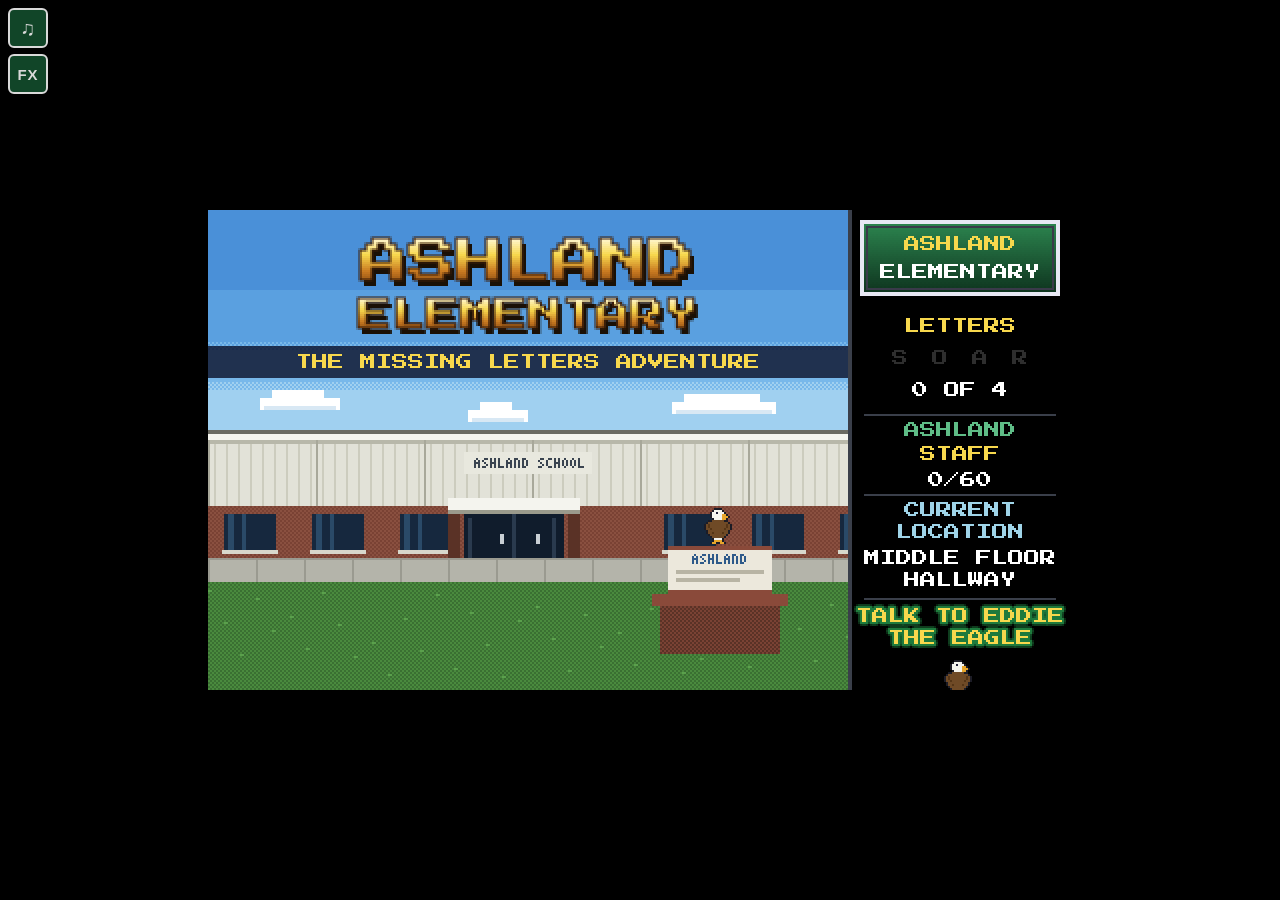
<file: index.html>
<!DOCTYPE html>
<html lang="en">
<head>
<meta charset="UTF-8">
<meta name="viewport" content="width=device-width, initial-scale=1.0, maximum-scale=1.0, user-scalable=no, viewport-fit=cover">
<title>Ashland Elementary: The Missing Letters Adventure</title>
<link rel="icon" href="data:image/svg+xml,<svg xmlns='http://www.w3.org/2000/svg' viewBox='0 0 100 100'><text y='.9em' font-size='90'>&#129413;</text></svg>">
<link rel="preconnect" href="https://fonts.googleapis.com">
<link rel="preconnect" href="https://fonts.gstatic.com" crossorigin>
<link href="https://fonts.googleapis.com/css2?family=Press+Start+2P&display=swap" rel="stylesheet">
<link rel="stylesheet" href="style.css">
</head>
<body>
<div id="game-wrap">
  <canvas id="game" width="432" height="240"></canvas>
  <button id="mute-btn" title="Music volume (M mutes)">&#9835;</button>
  <button id="sfx-btn" title="Sound effect volume">FX</button>
  <div id="vol-pop" hidden>
    <span id="vol-label">MUSIC</span>
    <input id="vol-range" type="range" min="0" max="100" step="1" value="100">
  </div>
  <div id="touch-controls">
    <div id="dpad">
      <!-- arrows are drawn as SVGs, not text: iOS shows the left/right
           triangle CHARACTERS as big emoji but up/down as tiny glyphs,
           which made the pad look mismatched -->
      <button class="dbtn" id="d-up"><svg viewBox="0 0 24 24"><path d="M12 4 L21 19 L3 19 Z"/></svg></button>
      <button class="dbtn" id="d-left"><svg viewBox="0 0 24 24"><path d="M4 12 L19 3 L19 21 Z"/></svg></button>
      <button class="dbtn" id="d-right"><svg viewBox="0 0 24 24"><path d="M20 12 L5 3 L5 21 Z"/></svg></button>
      <button class="dbtn" id="d-down"><svg viewBox="0 0 24 24"><path d="M12 20 L3 5 L21 5 Z"/></svg></button>
    </div>
    <button id="a-btn">TALK &amp;<br>CHECK</button>
  </div>
  <div id="rotate-hint">&#128241; TURN YOUR DEVICE SIDEWAYS FOR THE BEST VIEW!</div>
</div>
<script src="js/lang.js"></script>
<script src="js/lang-data.js"></script>
<script src="js/tiles.js"></script>
<script src="js/sprites.js"></script>
<script src="js/room-overrides.js"></script>
<script src="js/sign-overrides.js"></script>
<script src="js/teachers.js"></script>
<script src="js/teacher-lines.js"></script>
<script src="js/facts-extra.js"></script>
<script src="js/rooms.js"></script>
<script src="js/maps.js"></script>
<script src="js/dialogue.js"></script>
<script src="js/quest.js"></script>
<script src="js/audio.js"></script>
<script src="js/signs.js"></script>
<script src="js/input.js"></script>
<script src="js/secret.js"></script>
<script src="js/error-room.js"></script>
<script src="js/grove.js"></script>
<script src="js/mario.js"></script>
<script src="js/main.js"></script>
<script src="js/shell.js"></script>
</body>
</html>
</file>
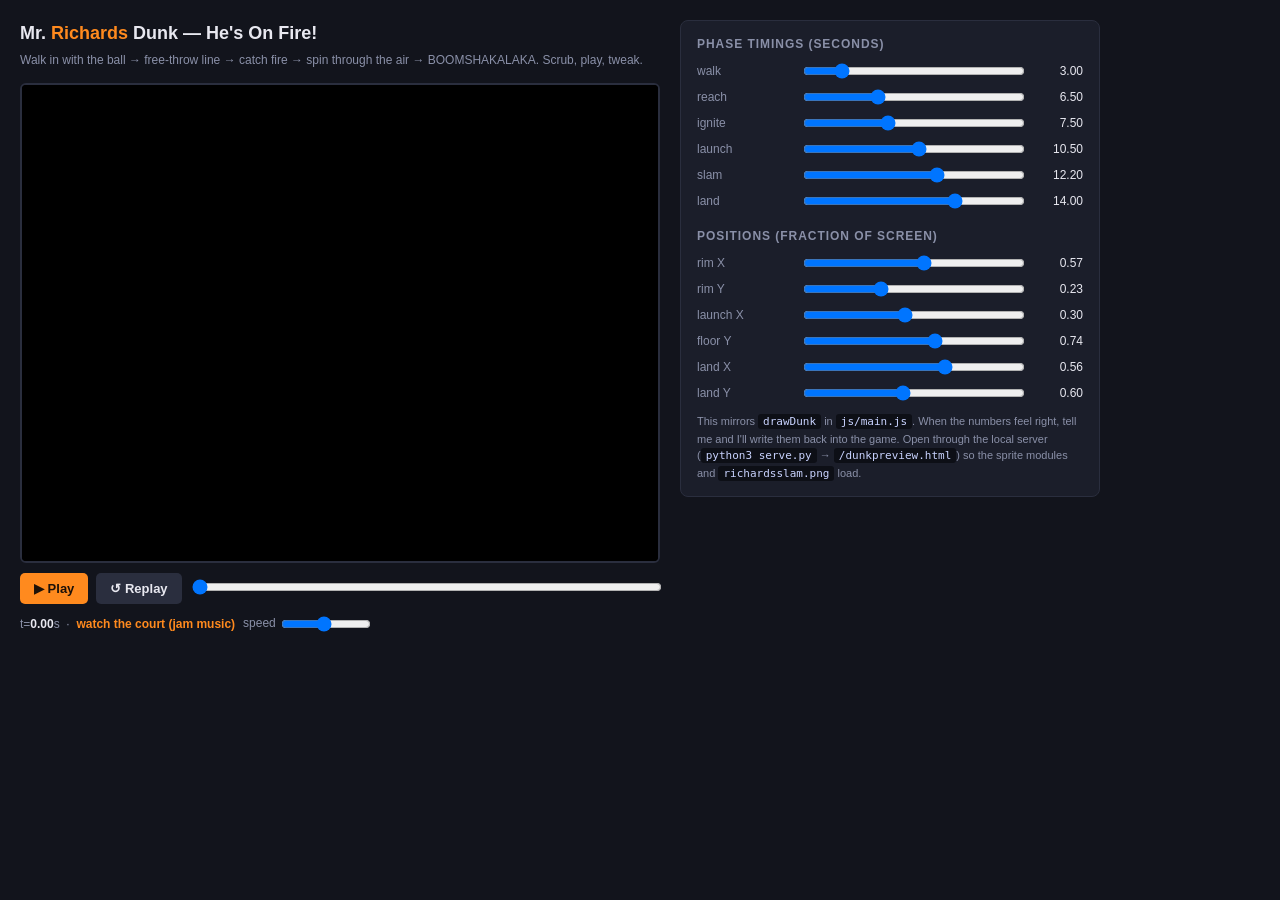
<file: dunkpreview.html>
<!DOCTYPE html>
<html lang="en">
<head>
<meta charset="utf-8">
<meta name="viewport" content="width=device-width, initial-scale=1">
<title>Mr. Richards Dunk — On-Fire Preview</title>
<style>
  :root { --bg:#12141c; --panel:#1b1e2a; --ink:#e8e8f0; --mut:#8a90a8; --acc:#ff8a1e; }
  * { box-sizing: border-box; }
  body {
    margin:0; background:var(--bg); color:var(--ink);
    font:14px/1.5 -apple-system,Segoe UI,Roboto,sans-serif;
    display:flex; flex-wrap:wrap; gap:20px; padding:20px; align-items:flex-start;
  }
  h1 { font-size:18px; margin:0 0 4px; }
  h1 span { color:var(--acc); }
  .sub { color:var(--mut); font-size:12px; margin:0 0 14px; }
  .stage { flex:0 0 auto; }
  canvas {
    image-rendering:pixelated; image-rendering:crisp-edges;
    background:#000; border:2px solid #2a2e3e; border-radius:6px; display:block;
  }
  .bar { display:flex; gap:8px; align-items:center; margin-top:10px; flex-wrap:wrap; }
  button {
    background:var(--acc); color:#1c1108; border:0; border-radius:5px;
    padding:8px 14px; font-weight:700; cursor:pointer; font-size:13px;
  }
  button.ghost { background:#2a2e3e; color:var(--ink); }
  button:active { transform:translateY(1px); }
  .scrub { flex:1 1 240px; }
  .scrub input { width:100%; }
  .clock { font-variant-numeric:tabular-nums; color:var(--mut); min-width:112px; font-size:12px; }
  .clock b { color:var(--ink); }
  .phaseName { color:var(--acc); font-weight:700; }
  .panel {
    flex:1 1 320px; max-width:420px; background:var(--panel);
    border:1px solid #2a2e3e; border-radius:8px; padding:14px 16px;
  }
  .panel h2 { font-size:12px; text-transform:uppercase; letter-spacing:.08em; color:var(--mut); margin:16px 0 8px; }
  .panel h2:first-child { margin-top:0; }
  .row { display:grid; grid-template-columns:96px 1fr 52px; gap:8px; align-items:center; margin:6px 0; }
  .row label { color:var(--mut); font-size:12px; }
  .row input[type=range] { width:100%; }
  .row .val { text-align:right; font-variant-numeric:tabular-nums; font-size:12px; }
  .hint { color:var(--mut); font-size:11px; margin:10px 0 0; }
  code { background:#0d0f16; padding:1px 5px; border-radius:3px; color:#c9d3ff; font-size:11px; }
  a { color:var(--acc); }
</style>
</head>
<body>

<div class="stage">
  <h1>Mr. <span>Richards</span> Dunk — He's On Fire!</h1>
  <p class="sub">Walk in with the ball → free-throw line → catch fire → spin through the air → BOOMSHAKALAKA. Scrub, play, tweak.</p>
  <canvas id="c" width="320" height="240" style="width:640px;height:480px;"></canvas>
  <div class="bar">
    <button id="play">▶ Play</button>
    <button id="replay" class="ghost">↺ Replay</button>
    <div class="scrub"><input id="scrub" type="range" min="0" max="19.7" step="0.01" value="0"></div>
  </div>
  <div class="bar">
    <div class="clock">t=<b id="tval">0.00</b>s &nbsp;·&nbsp; <span class="phaseName" id="phase">—</span></div>
    <label style="font-size:12px;color:var(--mut)">speed
      <input id="speed" type="range" min="0.1" max="2" step="0.1" value="1" style="width:90px;vertical-align:middle">
    </label>
  </div>
</div>

<div class="panel">
  <h2>Phase timings (seconds)</h2>
  <div id="timings"></div>

  <h2>Positions (fraction of screen)</h2>
  <div id="geo"></div>

  <p class="hint">This mirrors <code>drawDunk</code> in <code>js/main.js</code>. When the numbers feel right,
  tell me and I'll write them back into the game. Open through the local server
  (<code>python3 serve.py</code> → <code>/dunkpreview.html</code>) so the sprite modules and
  <code>richardsslam.png</code> load.</p>
</div>

<!-- Real game modules: gives us the true Mr. Richards sprite -->
<script src="js/tiles.js"></script>
<script src="js/sprites.js"></script>
<script src="js/room-overrides.js"></script>
<script src="js/sign-overrides.js"></script>
<script src="js/teachers.js"></script>

<script>
"use strict";
(function () {
  var G = window.G || {};
  var SW = 320, SH = 240;
  var canvas = document.getElementById('c');
  var ctx = canvas.getContext('2d');
  function font(px) { return px + 'px "Press Start 2P", monospace'; }

  // ---- tunable parameters (bound to the controls) -------------------------
  var DK = { walk: 3.0, reach: 6.5, ignite: 7.5, launch: 10.5, slam: 12.2, land: 14.0 };
  var DUNK_FADE = 1.4, JAM_DUCK = 0.34, BOOM_DUR = 5.8;
  var DONE = DK.slam + BOOM_DUR + DUNK_FADE;   // ends the instant the BOOMSHAKALAKA clip finishes
  var P = { rimXpct: 0.575, rimYpct: 0.235, launchXpct: 0.30, floorYpct: 0.74, landXpct: 0.56, landYpct: 0.60 };

  // ---- audio: real jam track + one-shots, fired as you play forward ---------
  var jamA, fireA, whoaA, boomA, audioReady = false;
  try {
    jamA = new Audio('jammusic.webm'); jamA.volume = 0.62;
    fireA = new Audio('hesonfireclip.webm'); whoaA = new Audio('whoa.webm'); boomA = new Audio('boomshakalasound.webm');
    audioReady = true;
  } catch (e) {}
  var cues = {};
  function playClip(a) { if (a) { try { a.currentTime = 0; a.play(); } catch (e) {} } }
  function audioReset() {
    cues = {};
    if (audioReady) { [fireA, whoaA, boomA].forEach(function (a) { try { a.pause(); } catch (e) {} }); jamA.volume = 0.62; }
  }
  function audioStop() { if (audioReady) [jamA, fireA, whoaA, boomA].forEach(function (a) { try { a.pause(); } catch (e) {} }); }
  function audioStep(prevT, t) {
    if (!audioReady) return;
    if (prevT < DK.ignite && t >= DK.ignite && !cues.fire) { cues.fire = 1; playClip(fireA); jamA.volume = JAM_DUCK; }
    if (prevT < DK.launch && t >= DK.launch && !cues.whoa) { cues.whoa = 1; playClip(whoaA); }
    if (prevT < DK.slam && t >= DK.slam && !cues.boom) { cues.boom = 1; playClip(boomA); }
    if (t > DONE - DUNK_FADE) jamA.volume = JAM_DUCK * Math.max(0, (DONE - t) / DUNK_FADE);
  }

  // ---- the Mr. Richards sprite frames (green #23 jersey, from the real game) --
  var richFrames = null, richSkin = '#e0a878';
  function stampJerseyNumber(cv) {
    var g = cv.getContext('2d'), W = cv.width, H = cv.height;
    var y0 = Math.round(H * 0.48), y1 = Math.round(H * 0.66);
    var px = g.getImageData(0, 0, W, H).data;
    var minX = W, maxX = -1;
    for (var y = y0; y <= y1; y++) for (var x = 0; x < W; x++) {
      if (px[(y * W + x) * 4 + 3] > 40) { if (x < minX) minX = x; if (x > maxX) maxX = x; }
    }
    if (maxX < 0) return;
    var glyphs = { '2': ['111', '001', '111', '100', '111'], '3': ['111', '001', '111', '001', '111'] };
    var num = '23', gw = 3 * num.length + (num.length - 1);
    var startX = Math.round((minX + maxX) / 2 - gw / 2);
    var startY = Math.round((y0 + y1) / 2 - 2);
    g.fillStyle = '#f4f4ee';
    for (var d = 0; d < num.length; d++) {
      var gl = glyphs[num[d]];
      for (var r = 0; r < 5; r++) for (var c = 0; c < 3; c++) {
        if (gl[r][c] === '1') g.fillRect(startX + d * 4 + c, startY + r, 1, 1);
      }
    }
  }
  try {
    var t216 = G.TEACHERS && G.TEACHERS['t-216'];
    if (t216 && t216.sprite && G.Sprites) {
      richSkin = t216.sprite.skin || richSkin;
      var cfg = {}; for (var k in t216.sprite) cfg[k] = t216.sprite[k];
      cfg.shirt = '#2fa652'; cfg.tie = null;
      richFrames = G.Sprites.makeAdult(cfg);
      ['down', 'up', 'left', 'right'].forEach(function (dir) {
        (richFrames[dir] || []).forEach(function (cv) { stampJerseyNumber(cv); });
      });
    }
  } catch (e) {}

  var dunkImg = new Image(), dunkImgOk = false;
  dunkImg.onload = function () { dunkImgOk = dunkImg.width > 0; render(); };
  dunkImg.src = 'richardsslam.png';

  var dunk = { t: 0 };

  // ==== drawing code — mirrors js/main.js ==================================
  function drawBasketball(cx, cy, r) {
    ctx.fillStyle = '#20140a';
    ctx.beginPath(); ctx.arc(cx, cy + 0.5, r + 0.5, 0, Math.PI * 2); ctx.fill();
    ctx.fillStyle = '#e07a1e';
    ctx.beginPath(); ctx.arc(cx, cy, r, 0, Math.PI * 2); ctx.fill();
    ctx.strokeStyle = '#1c1108'; ctx.lineWidth = 1;
    ctx.beginPath(); ctx.moveTo(cx - r, cy); ctx.lineTo(cx + r, cy); ctx.stroke();
    ctx.beginPath(); ctx.moveTo(cx, cy - r); ctx.lineTo(cx, cy + r); ctx.stroke();
    ctx.beginPath(); ctx.arc(cx - r, cy, r, -0.9, 0.9); ctx.stroke();
    ctx.beginPath(); ctx.arc(cx + r, cy, r, Math.PI - 0.9, Math.PI + 0.9); ctx.stroke();
    ctx.fillStyle = 'rgba(255,255,255,0.5)';
    ctx.beginPath(); ctx.arc(cx - r * 0.38, cy - r * 0.4, r * 0.24, 0, Math.PI * 2); ctx.fill();
  }

  var dunkArena = null;
  function buildDunkArena() {
    var c = document.createElement('canvas'); c.width = SW; c.height = SH;
    var x = c.getContext('2d');
    x.fillStyle = '#05060a'; x.fillRect(0, 0, SW, SH);
    var fy = Math.floor(SH * 0.6);
    var g = x.createLinearGradient(0, fy, 0, SH);
    g.addColorStop(0, '#4a7a44'); g.addColorStop(0.45, '#c9a15a'); g.addColorStop(1, '#8f6a30');
    x.fillStyle = g; x.fillRect(0, fy, SW, SH - fy);
    dunkArena = c;
  }

  function richFrame(dir, walking, step) {
    if (!richFrames) return null;
    var set = richFrames[dir] || richFrames.down;
    if (!walking) return set[0];
    var sub = (step != null) ? step : Math.floor(dunk.t * 9);
    return set[1 + (sub % 2)];
  }
  function blitRich(frame, cx, cy, scale, squash, rot) {
    if (!frame) return;
    var w = frame.width * scale, h = frame.height * scale * (squash || 1);
    ctx.save(); ctx.imageSmoothingEnabled = false;
    ctx.translate(cx, cy); if (rot) ctx.rotate(rot);
    ctx.drawImage(frame, -w / 2, -h, w, h); ctx.restore();
    return h;
  }
  function blitRichCentered(frame, cx, cy, scale, rot, sx) {
    if (!frame) return 0;
    var w = frame.width * scale, h = frame.height * scale;
    ctx.save(); ctx.imageSmoothingEnabled = false;
    ctx.translate(cx, cy); if (rot) ctx.rotate(rot);
    if (sx != null && sx !== 1) ctx.scale(sx, 1);
    ctx.drawImage(frame, -w / 2, -h / 2, w, h); ctx.restore();
    return h;
  }
  function drawFlameTongue(x, baseY, h, w, sway) {
    ctx.beginPath();
    ctx.moveTo(x - w, baseY);
    ctx.quadraticCurveTo(x - w * 0.8, baseY - h * 0.55, x + sway, baseY - h);
    ctx.quadraticCurveTo(x + w * 0.8, baseY - h * 0.55, x + w, baseY);
    ctx.quadraticCurveTo(x, baseY + h * 0.12, x - w, baseY);
    ctx.closePath(); ctx.fill();
  }
  function drawFireAura(cx, footY, bodyW, bodyH, t, intensity) {
    if (intensity <= 0) return;
    var top = footY - bodyH, roots = [], i, n = 7;
    for (i = 0; i < n; i++) roots.push([cx - bodyW / 2 + bodyW * (i / (n - 1)), footY, 1]);
    for (i = 0; i < 4; i++) {
      var yy = footY - bodyH * (0.22 + 0.2 * i);
      roots.push([cx - bodyW * 0.5, yy, 0.7]); roots.push([cx + bodyW * 0.5, yy, 0.7]);
    }
    roots.push([cx - bodyW * 0.18, top, 0.6]); roots.push([cx + bodyW * 0.18, top, 0.6]);
    var layers = [
      { col: 'rgba(190,40,10,0.85)', hs: 1.18, ws: 1.3 },
      { col: 'rgba(255,120,20,0.9)', hs: 0.9, ws: 0.95 },
      { col: 'rgba(255,214,74,0.95)', hs: 0.58, ws: 0.58 }
    ];
    for (var L = 0; L < layers.length; L++) {
      ctx.fillStyle = layers[L].col;
      for (var r = 0; r < roots.length; r++) {
        var rt = roots[r];
        var flick = 0.65 + 0.5 * Math.sin(t * 13 + r * 1.7 + L);
        var h = bodyH * 0.5 * rt[2] * intensity * flick * layers[L].hs;
        var w = (2.5 + bodyW * 0.09) * rt[2] * layers[L].ws;
        drawFlameTongue(rt[0], rt[1], h, w, Math.sin(t * 9 + r) * w * 1.1);
      }
    }
  }
  function drawFireBall(cx, cy, r, t, intensity) {
    if (intensity > 0) {
      var layers = [['rgba(200,50,10,0.8)', r * 2.2], ['rgba(255,130,25,0.85)', r * 1.7], ['rgba(255,222,92,0.9)', r * 1.15]];
      for (var L = 0; L < layers.length; L++) {
        ctx.fillStyle = layers[L][0]; ctx.beginPath();
        for (var i = 0; i <= 8; i++) {
          var a = i / 8 * Math.PI * 2;
          var rr = layers[L][1] * (1 + 0.45 * Math.sin(t * 16 + i * 2 + L)) * intensity;
          var px = cx + Math.cos(a) * rr, py = cy + Math.sin(a) * rr - r * 0.35;
          if (i === 0) ctx.moveTo(px, py); else ctx.lineTo(px, py);
        }
        ctx.closePath(); ctx.fill();
      }
    }
    drawBasketball(cx, cy, r);
  }
  function drawNetSwish(rimX, rimY, k) {
    ctx.strokeStyle = 'rgba(255,255,255,0.8)'; ctx.lineWidth = 1;
    for (var s = 0; s <= 8; s++) {
      var a = s / 8 * Math.PI * 2, rx = 12;
      ctx.beginPath();
      ctx.moveTo(rimX + Math.cos(a) * rx, rimY + Math.sin(a) * 4);
      ctx.lineTo(rimX + Math.cos(a) * rx * 0.4, rimY + 15 + k * 9);
      ctx.stroke();
    }
    if (k > 0.12) drawBasketball(rimX, rimY + 6 + (1 - k) * 16, 6);
  }
  function drawDunkText(t) {
    if (t >= DK.slam) {
      var fl = Math.max(0, 1 - (t - DK.slam) / 0.25);
      if (fl > 0) { ctx.fillStyle = 'rgba(255,255,255,' + (fl * 0.6).toFixed(3) + ')'; ctx.fillRect(0, 0, SW, SH); }
    }
    ctx.save();
    ctx.textAlign = 'center'; ctx.textBaseline = 'middle'; ctx.lineJoin = 'round';
    if (t >= DK.ignite && t < DK.slam) {
      ctx.globalAlpha = Math.min(1, (t - DK.ignite) / 0.25);
      ctx.font = font(13);
      var wob = 1 + Math.sin(t * 14) * 0.06;
      ctx.translate(SW * 0.5, SH * 0.13); ctx.scale(wob, wob);
      ctx.lineWidth = 5; ctx.strokeStyle = '#1c1108';
      ctx.strokeText("HE'S ON FIRE!", 0, 0);
      ctx.fillStyle = '#ffcf3a'; ctx.fillText("HE'S ON FIRE!", 0, 0);
    } else if (t >= DK.slam) {
      ctx.font = font(12);
      var wob2 = 1 + Math.sin(t * 20) * 0.05;
      ctx.translate(SW * 0.5, SH * 0.18); ctx.scale(wob2, wob2);
      ctx.lineWidth = 5; ctx.strokeStyle = '#1c1108';
      ctx.strokeText('BOOMSHAKALAKA!', 0, 0);
      ctx.fillStyle = '#ff8a1e'; ctx.fillText('BOOMSHAKALAKA!', 0, 0);
    }
    ctx.restore();
    ctx.textAlign = 'left'; ctx.textBaseline = 'alphabetic';
  }

  function drawDunkHUD(t) {
    var onFire = t >= DK.ignite && t < DK.land;
    ctx.save();
    ctx.textAlign = 'left'; ctx.textBaseline = 'top';
    ctx.font = font(7);
    ctx.lineJoin = 'round'; ctx.lineWidth = 3; ctx.strokeStyle = '#4a1c06';
    ctx.strokeText('TO CONTROL', 5, 4);
    ctx.strokeText('RICHARDS', 5, 13);
    ctx.fillStyle = '#f4ad1e';
    ctx.fillText('TO CONTROL', 5, 4);
    ctx.fillText('RICHARDS', 5, 13);
    var bx = 5, by = 24, bw = 74, bh = 6;
    ctx.fillStyle = 'rgba(8,6,12,0.8)'; ctx.fillRect(bx - 1, by - 1, bw + 2, bh + 2);
    var lvl = onFire ? 1 : 0.7 + 0.06 * Math.sin(t * 4);
    var fw = Math.max(0, Math.round(bw * lvl));
    var g = ctx.createLinearGradient(bx, 0, bx + bw, 0);
    if (onFire) {
      var s = Math.sin(t * 28) > 0;
      g.addColorStop(0, s ? '#ffe24a' : '#ff7a1e');
      g.addColorStop(1, s ? '#ff7a1e' : '#ffe24a');
    } else {
      g.addColorStop(0, '#37cf46'); g.addColorStop(0.6, '#e6cf1e'); g.addColorStop(1, '#ff5a1e');
    }
    ctx.fillStyle = g; ctx.fillRect(bx, by, fw, bh);
    ctx.fillStyle = 'rgba(0,0,0,0.45)';
    for (var sx = bx + 8; sx < bx + bw; sx += 8) ctx.fillRect(sx, by, 1, bh);
    ctx.strokeStyle = 'rgba(255,255,255,0.5)'; ctx.lineWidth = 1;
    ctx.strokeRect(bx - 0.5, by - 0.5, bw + 1, bh + 1);
    ctx.restore();
    ctx.textAlign = 'left'; ctx.textBaseline = 'alphabetic';
  }

  // ---- backboard shatter: deterministic (scrub-friendly) glass shards -------
  function mulberry(a) { return function () { a |= 0; a = a + 0x6D2B79F5 | 0; var t = Math.imul(a ^ a >>> 15, 1 | a); t = t + Math.imul(t ^ t >>> 7, 61 | t) ^ t; return ((t ^ t >>> 14) >>> 0) / 4294967296; }; }
  var glassShards = null;
  function getGlass() {
    if (glassShards) return glassShards;
    var bx = Math.round(SW * 0.575), by = Math.round(SH * 0.18);
    var shades = ['rgba(205,232,255,0.92)', 'rgba(230,246,255,0.88)', 'rgba(170,210,245,0.92)', 'rgba(245,251,255,0.85)'];
    var rnd = mulberry(90210), arr = [];
    for (var i = 0; i < 52; i++) {
      var x0 = bx + (rnd() - 0.5) * 58;
      arr.push({
        x0: x0, y0: by + (rnd() - 0.5) * 34,
        vx: (x0 - bx) * 0.7 + (rnd() - 0.5) * 120, vy: -70 + rnd() * 60,
        rot0: rnd() * 6.28, vr: (rnd() - 0.5) * 12, size: 1.6 + rnd() * 3.2,
        restY: 108 + rnd() * 122, shade: shades[i % 4]
      });
    }
    glassShards = arr; return arr;
  }
  function drawGlass(t) {
    if (t < DK.slam) return;
    var tau = t - DK.slam, GRAV = 540;
    getGlass().forEach(function (p) {
      var a = 0.5 * GRAV, disc = p.vy * p.vy - 4 * a * (p.y0 - p.restY);
      var tl = disc > 0 ? (-p.vy + Math.sqrt(disc)) / (2 * a) : Infinity;
      var tt = Math.min(tau, tl);
      var x = p.x0 + p.vx * tt;
      var y = (tau >= tl) ? p.restY : p.y0 + p.vy * tt + a * tt * tt;
      var s = p.size;
      ctx.save();
      ctx.translate(x, y); ctx.rotate(p.rot0 + p.vr * tt);
      ctx.fillStyle = p.shade;
      ctx.beginPath();
      ctx.moveTo(0, -s); ctx.lineTo(s * 0.72, 0); ctx.lineTo(0, s * 0.85); ctx.lineTo(-s * 0.6, 0);
      ctx.closePath(); ctx.fill();
      ctx.fillStyle = 'rgba(255,255,255,0.9)'; ctx.fillRect(-1, -Math.round(s * 0.4), 1, 1);
      ctx.restore();
    });
  }
  function drawBackboardShatter(t) {
    var age = t - DK.slam;
    if (age < 0 || age > 0.6) return;
    var k = 1 - age / 0.6, bx = Math.round(SW * 0.575), by = Math.round(SH * 0.18);
    ctx.save();
    ctx.strokeStyle = 'rgba(235,247,255,' + k.toFixed(2) + ')'; ctx.lineWidth = 1;
    for (var i = 0; i < 16; i++) {
      var a = i / 16 * Math.PI * 2 + i * 0.4, r1 = 5 + (1 - k) * 30;
      ctx.beginPath();
      ctx.moveTo(bx + Math.cos(a) * 3, by + Math.sin(a) * 3);
      ctx.lineTo(bx + Math.cos(a) * r1, by + Math.sin(a) * r1);
      ctx.stroke();
    }
    ctx.fillStyle = 'rgba(255,255,255,' + (k * 0.7).toFixed(2) + ')';
    ctx.beginPath(); ctx.arc(bx, by, 4 + (1 - k) * 12, 0, Math.PI * 2); ctx.fill();
    ctx.restore();
  }
  function drawDunkFade(t) {
    var a = 0;
    if (t < DUNK_FADE) a = 1 - t / DUNK_FADE;
    else if (t > DONE - DUNK_FADE) a = (t - (DONE - DUNK_FADE)) / DUNK_FADE;
    a = Math.min(1, Math.max(0, a));
    if (a > 0) { ctx.fillStyle = 'rgba(0,0,0,' + a.toFixed(3) + ')'; ctx.fillRect(0, 0, SW, SH); }
  }

  function drawDunk() {
    var t = dunk.t, scale = 2.1;
    var rimX = Math.round(SW * P.rimXpct), rimY = Math.round(SH * P.rimYpct);
    var launchX = Math.round(SW * P.launchXpct), floorY = Math.round(SH * P.floorYpct);
    var watchX = Math.round(SW * 0.11), landX = Math.round(SW * P.landXpct), landY = Math.round(SH * P.landYpct);

    if (dunkImgOk) ctx.drawImage(dunkImg, 0, 0, SW, SH);
    else { if (!dunkArena) buildDunkArena(); ctx.drawImage(dunkArena, 0, 0); }

    var ease = function (x) { x = x < 0 ? 0 : x > 1 ? 1 : x; return x * x * (3 - 2 * x); };
    var lerp = function (a, b, x) { return a + (b - a) * x; };

    var fire = 0;
    if (t >= DK.ignite && t < DK.land) fire = Math.min(1, (t - DK.ignite) / 0.8);
    else if (t >= DK.land) fire = Math.max(0, 1 - (t - DK.land) / 1.2);

    var shake = (t >= DK.slam) ? Math.max(0, 1 - (t - DK.slam) / 0.4) * 6 : 0;
    ctx.save();
    if (shake) ctx.translate((Math.random() - 0.5) * shake, (Math.random() - 0.5) * shake);

    var frame0 = richFrame('right', false);
    var bodyH = ((frame0 && frame0.height) || 29) * scale;
    var bodyW = ((frame0 && frame0.width) || 16) * scale;

    if (t < DK.launch) {
      var cx, walking = false;
      if (t < DK.walk) { cx = watchX; }
      else if (t < DK.reach) { cx = lerp(watchX, launchX, ease((t - DK.walk) / (DK.reach - DK.walk))); walking = true; }
      else { cx = launchX; }
      var squash = 1;
      if (t >= DK.launch - 0.28) squash = 1 - 0.22 * ((t - (DK.launch - 0.28)) / 0.28);
      var bodyHs = bodyH * squash;
      var handY = floorY - bodyHs * 0.55, ballX = cx + bodyW * 0.44, ballY = handY;
      drawFireAura(cx, floorY, bodyW, bodyHs, t, fire);
      blitRich(richFrame('right', walking), cx, floorY, scale, squash, 0);
      drawFireBall(ballX, ballY, 7, t, fire);
      ctx.restore();
      drawDunkText(t);
      drawDunkHUD(t);
      drawDunkFade(t);
      return;
    }

    var cx2, cy2, rot;
    if (t < DK.slam) {
      var u = ease((t - DK.launch) / (DK.slam - DK.launch));
      cx2 = lerp(launchX, rimX, u);
      cy2 = lerp(floorY - bodyH * 0.5, rimY + bodyH * 0.2, u) - Math.sin(u * Math.PI) * bodyH * 0.55;
      rot = (t - DK.launch) / (DK.slam - DK.launch) * Math.PI * 4;
    } else {
      var d = Math.min(1, (t - DK.slam) / (DK.land - DK.slam));
      cx2 = lerp(rimX, landX, d);
      cy2 = lerp(rimY + bodyH * 0.2, landY - bodyH * 0.5, d * d);
      rot = 0;
    }

    ctx.save();
    ctx.translate(cx2, cy2); ctx.rotate(rot);
    drawFireAura(0, bodyH * 0.5, bodyW, bodyH, t, fire);
    ctx.restore();
    blitRichCentered(frame0, cx2, cy2, scale, rot, 1);

    if (t < DK.slam) {
      var ox = bodyW * 0.44, oy = -bodyH * 0.12;
      drawFireBall(cx2 + ox * Math.cos(rot) - oy * Math.sin(rot),
                   cy2 + ox * Math.sin(rot) + oy * Math.cos(rot), 7, t, fire);
    } else {
      drawNetSwish(rimX, rimY, Math.max(0, 1 - (t - DK.slam) / 0.5));
    }
    ctx.restore();

    drawBackboardShatter(t);
    drawGlass(t);
    drawDunkText(t);
    drawDunkHUD(t);
    drawDunkFade(t);
  }

  // ==== phase label =======================================================
  function phaseAt(t) {
    if (t < DK.walk) return 'watch the court (jam music)';
    if (t < DK.reach) return 'stride to the line';
    if (t < DK.ignite) return 'set on the line';
    if (t < DK.launch) return 'HE\'S ON FIRE! (pause)';
    if (t < DK.slam) return 'WHOA! soar + spin';
    if (t < DK.land) return 'BOOMSHAKALAKA! shatter';
    if (t < DONE - DUNK_FADE) return 'celebrate amid the glass';
    return 'fade out';
  }

  // ==== render loop / clock ===============================================
  var playing = false, last = 0, speed = 1;
  var scrub = document.getElementById('scrub');
  var tval = document.getElementById('tval');
  var phaseEl = document.getElementById('phase');
  var playBtn = document.getElementById('play');

  function render() {
    ctx.clearRect(0, 0, SW, SH);
    if (!richFrames) {
      ctx.fillStyle = '#05060a'; ctx.fillRect(0, 0, SW, SH);
      ctx.fillStyle = '#ff8a1e'; ctx.font = font(8); ctx.textAlign = 'center';
      ctx.fillText('sprite modules not loaded —', SW / 2, SH / 2 - 8);
      ctx.fillText('open via python3 serve.py', SW / 2, SH / 2 + 6);
      ctx.textAlign = 'left';
      return;
    }
    drawDunk();
    tval.textContent = dunk.t.toFixed(2);
    phaseEl.textContent = phaseAt(dunk.t);
    scrub.value = dunk.t.toFixed(2);
  }

  function startJam() {
    if (!audioReady) return;
    audioReset();
    // resume the jam track from the current scrub position so it stays in sync
    try { jamA.currentTime = Math.min(dunk.t, 19.9); jamA.volume = dunk.t >= DK.ignite ? JAM_DUCK : 0.62; jamA.play(); } catch (e) {}
  }

  function frame(ts) {
    if (playing) {
      if (!last) last = ts;
      var prevT = dunk.t;
      dunk.t += (ts - last) / 1000 * speed;
      last = ts;
      audioStep(prevT, dunk.t);
      if (dunk.t >= DONE) { dunk.t = DONE; playing = false; playBtn.textContent = '▶ Play'; audioStop(); }
      render();
    } else { last = 0; }
    requestAnimationFrame(frame);
  }
  requestAnimationFrame(frame);

  playBtn.onclick = function () {
    if (dunk.t >= DONE) dunk.t = 0;
    playing = !playing; last = 0;
    if (playing) startJam(); else audioStop();
    playBtn.textContent = playing ? '❚❚ Pause' : '▶ Play';
  };
  document.getElementById('replay').onclick = function () {
    dunk.t = 0; playing = true; last = 0; startJam(); playBtn.textContent = '❚❚ Pause';
  };
  scrub.oninput = function () { playing = false; playBtn.textContent = '▶ Play'; audioStop(); dunk.t = parseFloat(scrub.value); render(); };
  document.getElementById('speed').oninput = function (e) { speed = parseFloat(e.target.value); };

  // ==== control panels ====================================================
  function slider(host, key, obj, min, max, step, label) {
    var row = document.createElement('div'); row.className = 'row';
    var lab = document.createElement('label'); lab.textContent = label; row.appendChild(lab);
    var inp = document.createElement('input'); inp.type = 'range';
    inp.min = min; inp.max = max; inp.step = step; inp.value = obj[key];
    var val = document.createElement('span'); val.className = 'val'; val.textContent = (+obj[key]).toFixed(2);
    inp.oninput = function () {
      obj[key] = parseFloat(inp.value); val.textContent = obj[key].toFixed(2); render();
    };
    row.appendChild(inp); row.appendChild(val); host.appendChild(row);
  }

  var tHost = document.getElementById('timings');
  ['walk', 'reach', 'ignite', 'launch', 'slam', 'land'].forEach(function (k) {
    slider(tHost, k, DK, 0, 20, 0.05, k);
  });

  var gHost = document.getElementById('geo');
  slider(gHost, 'rimXpct', P, 0.3, 0.8, 0.005, 'rim X');
  slider(gHost, 'rimYpct', P, 0.1, 0.5, 0.005, 'rim Y');
  slider(gHost, 'launchXpct', P, 0.05, 0.6, 0.005, 'launch X');
  slider(gHost, 'floorYpct', P, 0.5, 0.9, 0.005, 'floor Y');
  slider(gHost, 'landXpct', P, 0.3, 0.7, 0.005, 'land X');
  slider(gHost, 'landYpct', P, 0.4, 0.85, 0.005, 'land Y');

  render();
})();
</script>
</body>
</html>
</file>
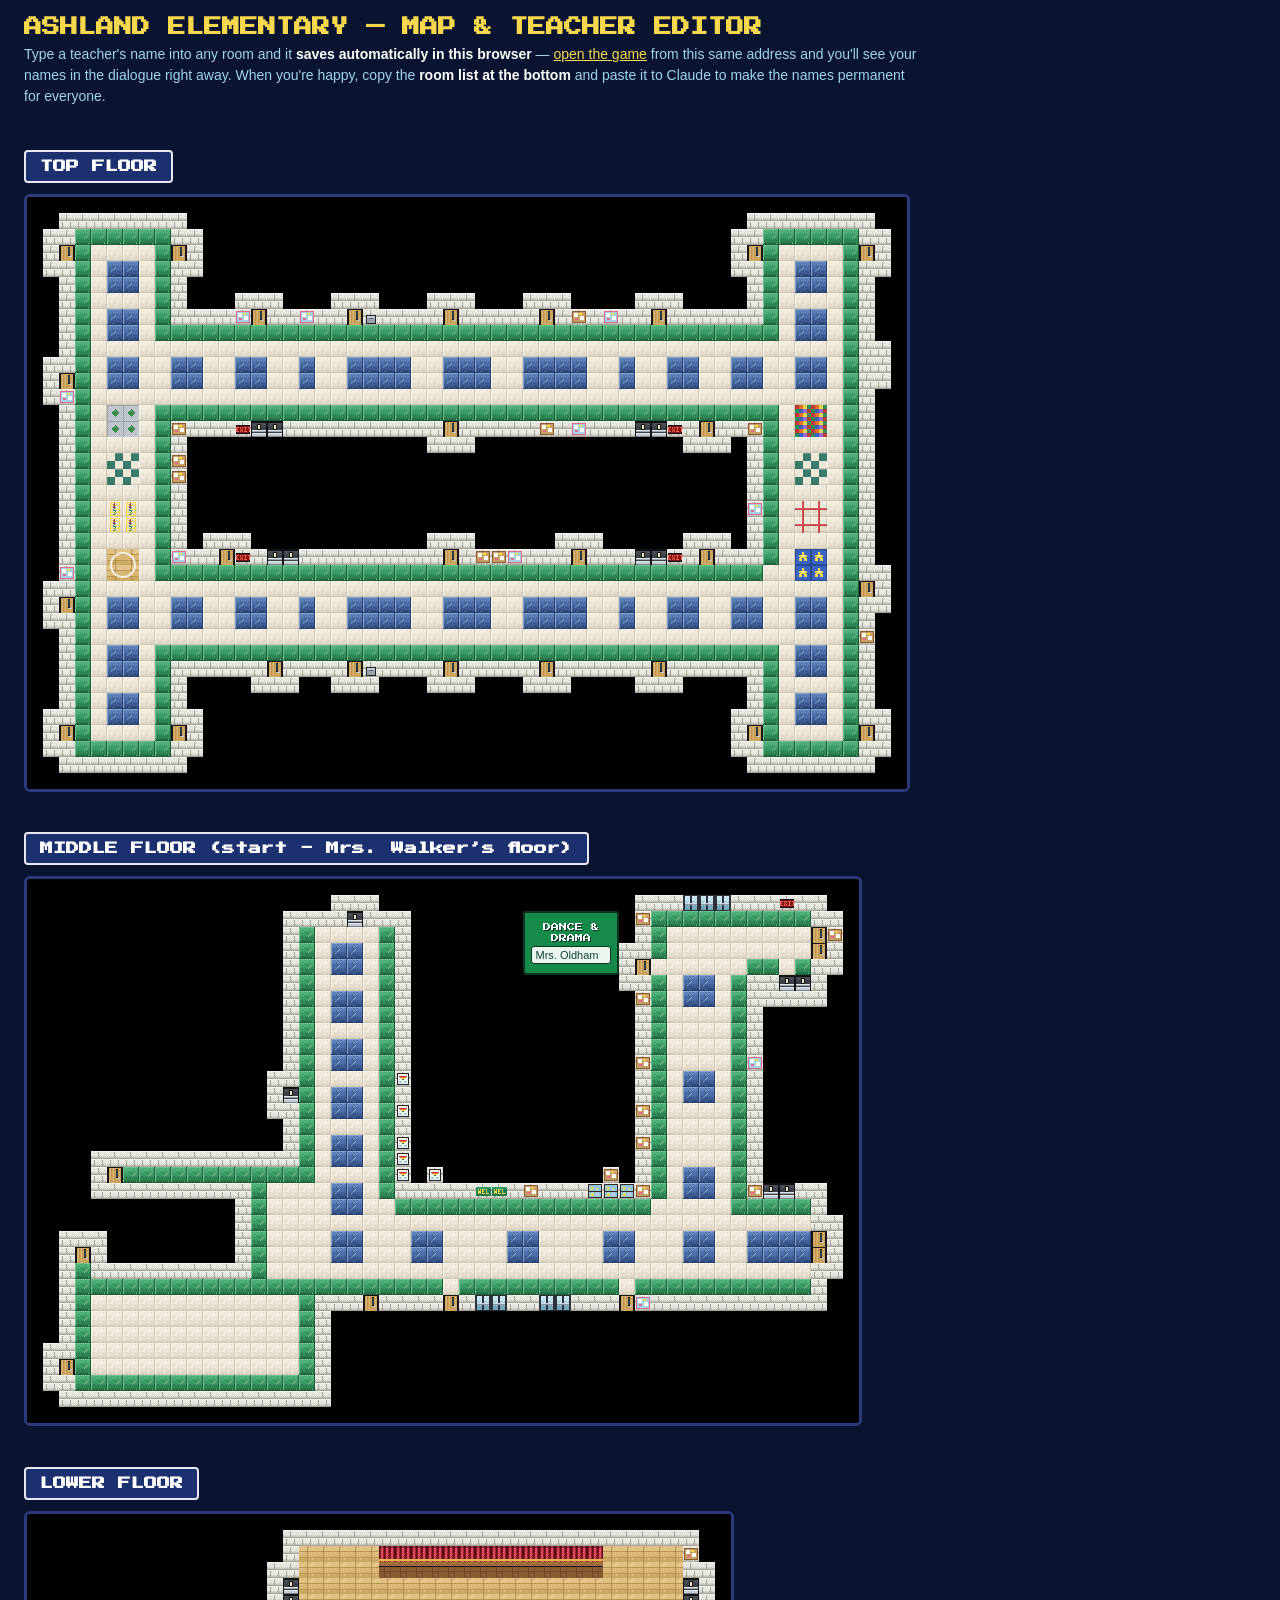
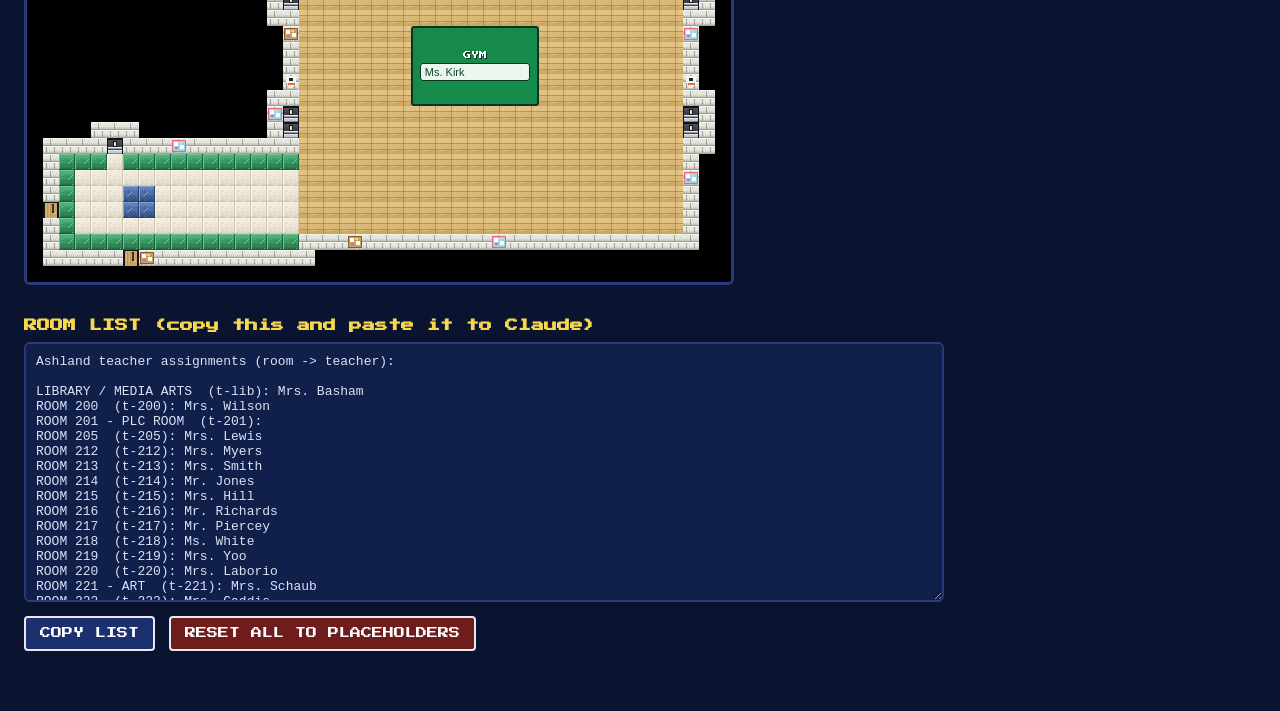
<file: mapeditor.html>
<!DOCTYPE html>
<html lang="en">
<head>
<meta charset="UTF-8">
<meta name="viewport" content="width=device-width, initial-scale=1.0">
<title>Ashland Map Editor - Teacher Assignments</title>
<link rel="icon" href="data:image/svg+xml,<svg xmlns='http://www.w3.org/2000/svg' viewBox='0 0 100 100'><text y='.9em' font-size='90'>&#128506;</text></svg>">
<link rel="preconnect" href="https://fonts.googleapis.com">
<link rel="preconnect" href="https://fonts.gstatic.com" crossorigin>
<link href="https://fonts.googleapis.com/css2?family=Press+Start+2P&display=swap" rel="stylesheet">
<style>
  body {
    margin: 0;
    background: #0a1430;
    color: #f4f4f4;
    font-family: -apple-system, "Segoe UI", Roboto, sans-serif;
  }
  header {
    padding: 18px 24px 6px;
  }
  h1 {
    font-family: 'Press Start 2P', monospace;
    font-size: 18px;
    color: #f7d84d;
    margin: 0 0 8px;
  }
  .hint {
    color: #9fd4e8;
    font-size: 14px;
    max-width: 900px;
    line-height: 1.5;
  }
  .hint b { color: #fff; }
  #saved {
    display: inline-block;
    margin-left: 10px;
    color: #6fe08a;
    font-size: 13px;
    opacity: 0;
    transition: opacity 0.3s;
  }
  .floor {
    margin: 26px 24px;
  }
  .floor h2 {
    font-family: 'Press Start 2P', monospace;
    font-size: 13px;
    color: #fff;
    background: #1c2f6e;
    border: 2px solid #e8e8f4;
    border-radius: 4px;
    display: inline-block;
    padding: 8px 14px;
  }
  .mapwrap {
    position: relative;
    display: inline-block;
    background: #000;
    border: 3px solid #2a3a7a;
    border-radius: 6px;
    overflow: hidden;
  }
  .mapwrap canvas {
    display: block;
    image-rendering: pixelated;
  }
  .room {
    position: absolute;
    background: #158a4b;
    border: 2px solid #0b3520;
    border-radius: 3px;
    box-sizing: border-box;
    display: flex;
    flex-direction: column;
    align-items: center;
    justify-content: center;
    padding: 2px;
    gap: 2px;
  }
  .room .rname {
    font-family: 'Press Start 2P', monospace;
    font-size: 8px;
    color: #fff;
    text-shadow: 1px 1px 0 #0b3520;
    text-align: center;
    line-height: 1.4;
    overflow: hidden;
    max-width: 100%;
  }
  .room input {
    width: 92%;
    box-sizing: border-box;
    border: 1px solid #0b3520;
    border-radius: 3px;
    background: #eaf6ee;
    color: #143;
    font-size: 11px;
    padding: 2px 4px;
  }
  .room input:focus {
    outline: 2px solid #f7d84d;
    background: #fff;
  }
  .room.small .rname { font-size: 7px; }
  #listpanel {
    margin: 30px 24px 60px;
    max-width: 920px;
  }
  #listpanel h2 {
    font-family: 'Press Start 2P', monospace;
    font-size: 13px;
    color: #f7d84d;
  }
  #roomlist {
    width: 100%;
    height: 260px;
    background: #10204a;
    color: #d8e4f4;
    border: 2px solid #2a3a7a;
    border-radius: 6px;
    font-family: monospace;
    font-size: 13px;
    padding: 10px;
    box-sizing: border-box;
  }
  button {
    font-family: 'Press Start 2P', monospace;
    font-size: 11px;
    background: #1c2f6e;
    color: #fff;
    border: 2px solid #e8e8f4;
    border-radius: 4px;
    padding: 10px 14px;
    margin: 10px 10px 0 0;
    cursor: pointer;
  }
  button:hover { background: #2a44a0; }
  button.danger { background: #6e1c1c; }
  button.danger:hover { background: #a02a2a; }
  a.gamelink { color: #f7d84d; }
</style>
</head>
<body>
<header>
  <h1>ASHLAND ELEMENTARY &mdash; MAP &amp; TEACHER EDITOR</h1>
  <div class="hint">
    Type a teacher's name into any room and it <b>saves automatically in this browser</b> &mdash;
    <a class="gamelink" href="index.html" target="_blank">open the game</a> from this same address and
    you'll see your names in the dialogue right away. When you're happy, copy the
    <b>room list at the bottom</b> and paste it to Claude to make the names permanent for everyone.
    <span id="saved">&#10003; saved</span>
  </div>
</header>

<div id="floors"></div>

<div id="listpanel">
  <h2>ROOM LIST (copy this and paste it to Claude)</h2>
  <textarea id="roomlist" readonly></textarea>
  <br>
  <button id="copybtn">COPY LIST</button>
  <button id="resetbtn" class="danger">RESET ALL TO PLACEHOLDERS</button>
</div>

<script src="js/tiles.js"></script>
<script src="js/sprites.js"></script>
<script src="js/room-overrides.js"></script>
<script src="js/teachers.js"></script>
<script src="js/rooms.js"></script>
<script src="js/maps.js"></script>
<script>
(function () {
  var TS = 16;
  var PAD = 5; // tiles of breathing room around each floor so room blocks fit
  var STORE_KEY = 'ashland-teacher-names';

  G.buildMaps();

  var overrides = {};
  try { overrides = JSON.parse(localStorage.getItem(STORE_KEY) || '{}'); } catch (e) {}

  // placeholder names as authored in teachers.js are already applied to G.TEACHERS,
  // including any overrides - so G.TEACHERS[id].name is the current effective name.

  // how far each interior type extends away from its hallway door (schematic)
  var SIZES = {
    classroom: { depth: 4, breadth: 5 },
    office: { depth: 4, breadth: 6 },
    principal: { depth: 5, breadth: 6 },
    library: { depth: 4, breadth: 6 },
    cafeteria: { depth: 6, breadth: 8 },
    gym: { depth: 8, breadth: 8 },
    music: { depth: 4, breadth: 6 }
  };

  var FLOORS = [
    { id: 'top', title: 'TOP FLOOR' },
    { id: 'middle', title: 'MIDDLE FLOOR  (start - Mrs. Walker’s floor)' },
    { id: 'basement', title: 'LOWER FLOOR' }
  ];

  function opposite(dir) {
    return { up: 'down', down: 'up', left: 'right', right: 'left' }[dir];
  }

  function blockForDoor(door, roomId) {
    var ret = G.Maps.returns[roomId + ':0'];
    var roomDir = opposite(ret.dir); // room sits opposite the hallway
    var size = SIZES[G.ROOMS[roomId].interior] || SIZES.classroom;
    var d = size.depth, b = size.breadth;
    var half = Math.floor(b / 2);
    if (roomDir === 'up') return { x: door.x - half, y: door.y - d, w: b, h: d };
    if (roomDir === 'down') return { x: door.x - half, y: door.y + 1, w: b, h: d };
    if (roomDir === 'left') return { x: door.x - d, y: door.y - half, w: d, h: b };
    return { x: door.x + 1, y: door.y - half, w: d, h: b };
  }

  function shortLabel(room) {
    return room.name
      .replace('LIBRARY / MEDIA ARTS', 'LIBRARY')
      .replace("MRS. WALKER'S OFFICE", 'PRINCIPAL')
      .replace("MRS. TODD'S OFFICE", 'MRS. TODD')
      .replace('BASKETBALL GYM', 'GYM');
  }

  var inputs = {}; // roomId -> input element

  function buildFloor(floor) {
    var m = G.Maps.all[floor.id];
    var section = document.createElement('div');
    section.className = 'floor';
    var h2 = document.createElement('h2');
    h2.textContent = floor.title;
    section.appendChild(h2);
    section.appendChild(document.createElement('br'));

    // room blocks first, so the canvas can be cropped to fit everything snugly
    var blocks = [];
    var seen = {};
    Object.keys(m.doors).forEach(function (key) {
      var d = m.doors[key];
      if (d.exitIndex !== 0 || seen[d.roomId]) return;
      seen[d.roomId] = true;
      var xy = key.split(',');
      blocks.push({ roomId: d.roomId, rect: blockForDoor({ x: +xy[0], y: +xy[1] }, d.roomId) });
    });
    // rooms reached by stairs instead of a hallway door
    if (floor.id === 'middle') {
      blocks.push({ roomId: 'b-dance', rect: { x: 32, y: 1, w: 6, h: 4 } });
    }
    // the gym is an open area on the basement map itself
    if (floor.id === 'basement') {
      blocks.push({ roomId: 'b-gym', rect: { x: 28, y: 14, w: 8, h: 5 } });
    }

    // content bounding box: every non-void tile plus every room block, + margin
    var minX = Infinity, minY = Infinity, maxX = -Infinity, maxY = -Infinity;
    for (var y = 0; y < m.h; y++) {
      for (var x = 0; x < m.w; x++) {
        if (m.get(x, y) === 'void') continue;
        if (x < minX) minX = x;
        if (x > maxX) maxX = x;
        if (y < minY) minY = y;
        if (y > maxY) maxY = y;
      }
    }
    blocks.forEach(function (b) {
      minX = Math.min(minX, b.rect.x);
      minY = Math.min(minY, b.rect.y);
      maxX = Math.max(maxX, b.rect.x + b.rect.w - 1);
      maxY = Math.max(maxY, b.rect.y + b.rect.h - 1);
    });
    var ox = minX - 1, oy = minY - 1;

    var wrap = document.createElement('div');
    wrap.className = 'mapwrap';
    var canvas = document.createElement('canvas');
    canvas.width = (maxX - minX + 3) * TS;
    canvas.height = (maxY - minY + 3) * TS;
    var ctx = canvas.getContext('2d');
    ctx.imageSmoothingEnabled = false;
    ctx.fillStyle = '#000';
    ctx.fillRect(0, 0, canvas.width, canvas.height);
    for (var ty = 0; ty < m.h; ty++) {
      for (var tx = 0; tx < m.w; tx++) {
        var t = m.get(tx, ty);
        if (t === 'void') continue;
        var type = t.indexOf('banner:') === 0 ? t + ':1' : t;
        ctx.drawImage(G.Tiles.get(type), (tx - ox) * TS, (ty - oy) * TS);
      }
    }
    wrap.appendChild(canvas);

    blocks.forEach(function (b) {
      var block = b.rect;
      var room = G.ROOMS[b.roomId];
      var div = document.createElement('div');
      div.className = 'room' + (block.w < 5 ? ' small' : '');
      div.style.left = (block.x - ox) * TS + 'px';
      div.style.top = (block.y - oy) * TS + 'px';
      div.style.width = block.w * TS + 'px';
      div.style.height = block.h * TS + 'px';

      var label = document.createElement('div');
      label.className = 'rname';
      label.textContent = shortLabel(room);
      div.appendChild(label);

      var input = document.createElement('input');
      input.type = 'text';
      input.placeholder = 'teacher name';
      input.value = G.TEACHERS[b.roomId] ? G.TEACHERS[b.roomId].name : '';
      input.title = room.name + '  (' + b.roomId + ')';
      input.addEventListener('input', function () { onEdit(b.roomId, input.value); });
      div.appendChild(input);
      inputs[b.roomId] = input;

      wrap.appendChild(div);
    });

    section.appendChild(wrap);
    document.getElementById('floors').appendChild(section);
  }

  var savedTimer = null;
  function flashSaved() {
    var el = document.getElementById('saved');
    el.style.opacity = 1;
    clearTimeout(savedTimer);
    savedTimer = setTimeout(function () { el.style.opacity = 0; }, 1200);
  }

  function onEdit(roomId, value) {
    value = value.trim();
    if (value) overrides[roomId] = value;
    else delete overrides[roomId];
    localStorage.setItem(STORE_KEY, JSON.stringify(overrides));
    refreshList();
    flashSaved();
  }

  function currentName(roomId) {
    if (overrides[roomId]) return overrides[roomId];
    return G.TEACHERS[roomId] ? G.TEACHERS[roomId].name : '';
  }

  var LIST_ORDER = (function () {
    var order = [];
    ['top', 'middle', 'basement'].forEach(function (fid) {
      Object.keys(G.ROOMS).forEach(function (id) {
        if (G.ROOMS[id].floor === fid && order.indexOf(id) < 0) order.push(id);
      });
    });
    return order;
  })();

  function refreshList() {
    var lines = ['Ashland teacher assignments (room -> teacher):', ''];
    LIST_ORDER.forEach(function (id) {
      var mark = overrides[id] ? '  [EDITED]' : '';
      lines.push(G.ROOMS[id].name + '  (' + id + '): ' + currentName(id) + mark);
    });
    document.getElementById('roomlist').value = lines.join('\n');
  }

  document.getElementById('copybtn').addEventListener('click', function () {
    var ta = document.getElementById('roomlist');
    ta.select();
    var ok = false;
    if (navigator.clipboard && navigator.clipboard.writeText) {
      navigator.clipboard.writeText(ta.value).then(function () {});
      ok = true;
    } else {
      ok = document.execCommand('copy');
    }
    this.textContent = ok ? 'COPIED!' : 'SELECT + CMD-C';
    var btn = this;
    setTimeout(function () { btn.textContent = 'COPY LIST'; }, 1500);
  });

  document.getElementById('resetbtn').addEventListener('click', function () {
    if (!confirm('Clear every name you typed and go back to the placeholder names?')) return;
    overrides = {};
    localStorage.removeItem(STORE_KEY);
    location.reload();
  });

  FLOORS.forEach(buildFloor);
  refreshList();
})();
</script>
</body>
</html>
</file>
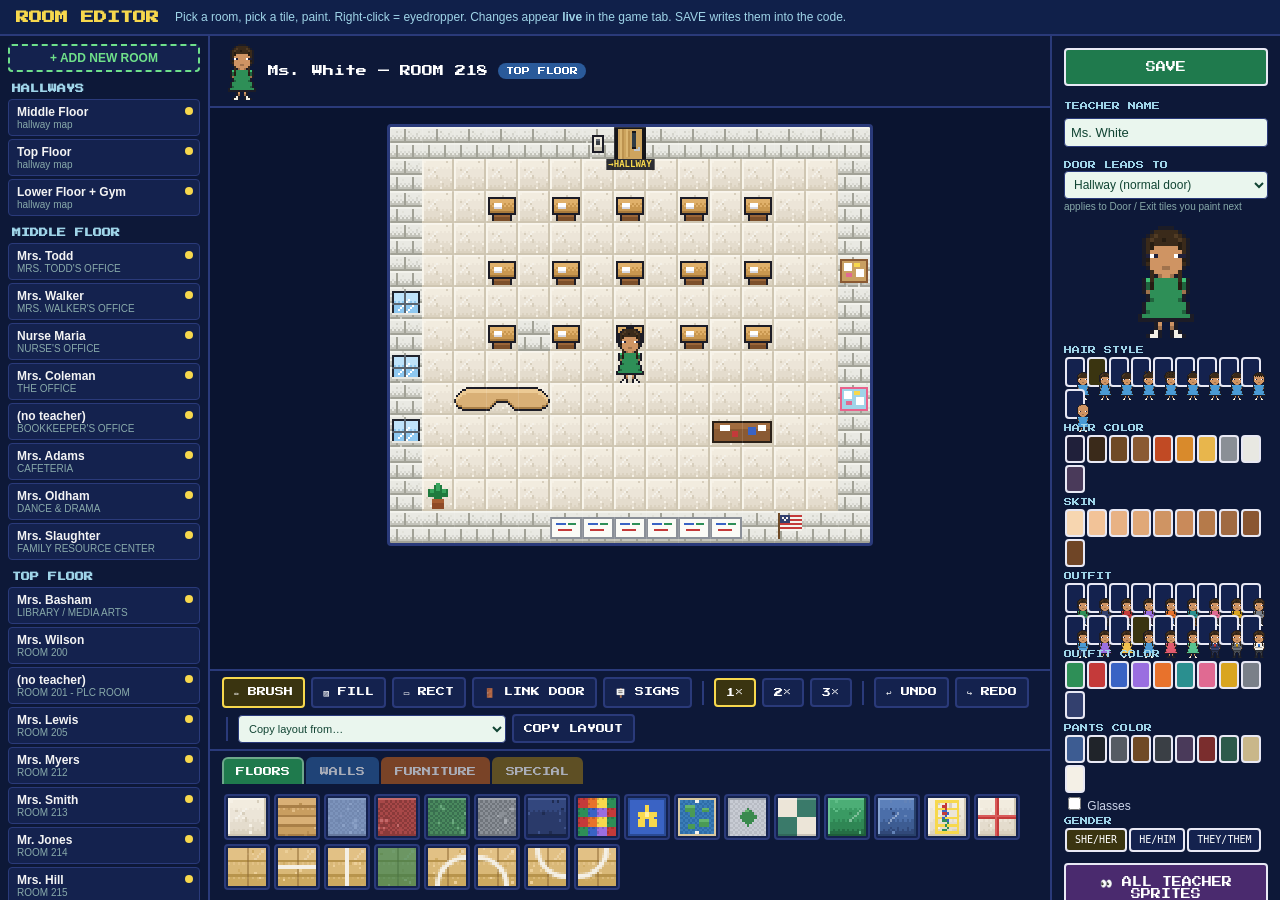
<file: roomeditor.html>
<!DOCTYPE html>
<html lang="en">
<head>
<meta charset="UTF-8">
<meta name="viewport" content="width=device-width, initial-scale=1.0">
<title>Ashland Room Editor</title>
<link rel="icon" href="data:image/svg+xml,<svg xmlns='http://www.w3.org/2000/svg' viewBox='0 0 100 100'><text y='.9em' font-size='90'>&#128736;</text></svg>">
<link rel="preconnect" href="https://fonts.googleapis.com">
<link rel="preconnect" href="https://fonts.gstatic.com" crossorigin>
<link href="https://fonts.googleapis.com/css2?family=Press+Start+2P&display=swap" rel="stylesheet">
<style>
  * { box-sizing: border-box; }
  body {
    margin: 0;
    background: #0a1430;
    color: #f4f4f4;
    font-family: -apple-system, "Segoe UI", Roboto, sans-serif;
    height: 100vh;
    display: flex;
    flex-direction: column;
    overflow: hidden;
  }
  header {
    padding: 10px 16px;
    background: #10204a;
    border-bottom: 2px solid #2a3a7a;
    display: flex;
    align-items: center;
    gap: 16px;
  }
  header h1 {
    font-family: 'Press Start 2P', monospace;
    font-size: 13px;
    color: #f7d84d;
    margin: 0;
  }
  header .hint { color: #9fd4e8; font-size: 12px; }
  #layout {
    flex: 1;
    display: flex;
    min-height: 0;
  }
  /* room list */
  #rooms {
    width: 210px;
    overflow-y: auto;
    background: #0d1838;
    border-right: 2px solid #2a3a7a;
    padding: 8px;
  }
  #rooms h3 {
    font-family: 'Press Start 2P', monospace;
    font-size: 9px;
    color: #9fd4e8;
    margin: 12px 4px 6px;
  }
  .roombtn {
    display: block;
    width: 100%;
    text-align: left;
    background: #14224e;
    color: #f4f4f4;
    border: 1px solid #2a3a7a;
    border-radius: 4px;
    padding: 5px 8px;
    margin-bottom: 3px;
    font-size: 12px;
    cursor: pointer;
    position: relative;
  }
  .roombtn small { color: #8aa; display: block; font-size: 10px; }
  .roombtn.active { background: #1f7a4d; border-color: #6fe08a; }
  .roombtn .dot {
    position: absolute; right: 6px; top: 7px;
    width: 8px; height: 8px; border-radius: 50%;
    background: #f7d84d;
  }
  /* center */
  #center {
    flex: 1;
    display: flex;
    flex-direction: column;
    min-width: 0;
  }
  #canvaswrap {
    flex: 1;
    overflow: scroll;
    display: flex;
    align-items: flex-start;
    padding: 16px;
  }
  #canvaswrap::-webkit-scrollbar { width: 14px; height: 14px; }
  #canvaswrap::-webkit-scrollbar-track { background: #0d1838; border-radius: 7px; }
  #canvaswrap::-webkit-scrollbar-thumb {
    background: #2e8f57; border-radius: 7px; border: 3px solid #0d1838;
  }
  #canvaswrap::-webkit-scrollbar-thumb:hover { background: #3aa96a; }
  #canvaswrap::-webkit-scrollbar-corner { background: #0d1838; }
  #grid-canvas {
    image-rendering: pixelated;
    background: #000;
    border: 3px solid #2a3a7a;
    border-radius: 4px;
    cursor: crosshair;
    margin: 0 auto;   /* centers small rooms; big maps scroll properly */
    flex: none;
  }
  /* tools row */
  #toolsrow {
    background: #0d1838;
    border-top: 2px solid #2a3a7a;
    padding: 6px 12px;
    display: flex;
    align-items: center;
    gap: 6px;
    flex-wrap: wrap;
  }
  #toolsrow .tbtn {
    font-family: 'Press Start 2P', monospace;
    font-size: 9px;
    padding: 8px 10px;
    background: #14224e;
    color: #fff;
    border: 2px solid #2a3a7a;
    border-radius: 4px;
    cursor: pointer;
  }
  #toolsrow .tbtn.selected { border-color: #f7d84d; background: #3a3410; }
  #toolsrow .tsep { width: 2px; height: 24px; background: #2a3a7a; margin: 0 4px; }
  /* palette */
  #palette {
    background: #0d1838;
    border-top: 2px solid #2a3a7a;
    max-height: 210px;
    overflow-y: auto;
  }
  #paltabs { display: flex; gap: 2px; padding: 6px 12px 0; }
  #paltabs button {
    font-family: 'Press Start 2P', monospace;
    font-size: 9px;
    padding: 8px 12px;
    border: 2px solid transparent;
    border-bottom: none;
    border-radius: 6px 6px 0 0;
    color: #fff;
    cursor: pointer;
    opacity: 0.65;
  }
  #paltabs button.active { opacity: 1; border-color: rgba(255,255,255,0.35); }
  #paltabs .tab-floors { background: #1f7a4d; }
  #paltabs .tab-walls { background: #2a5a9a; }
  #paltabs .tab-furniture { background: #b45a1e; }
  #paltabs .tab-special { background: #8a6d1a; }
  #palbody { padding: 8px 12px; }
  .palbtn {
    width: 46px; height: 46px;
    padding: 2px;
    background: #14224e;
    border: 2px solid #2a3a7a;
    border-radius: 4px;
    cursor: pointer;
    vertical-align: middle;
    margin: 2px;
    position: relative;
  }
  .palbtn canvas { image-rendering: pixelated; width: 38px; height: 38px; display: block; }
  .palbtn.selected { border-color: #f7d84d; background: #3a3410; }
  .palbtn:hover .pop { display: block; }
  .palbtn .pop {
    display: none;
    position: absolute;
    bottom: 52px; left: 50%;
    transform: translateX(-50%);
    background: #10204a;
    border: 2px solid #f7d84d;
    border-radius: 6px;
    padding: 6px 8px;
    z-index: 30;
    pointer-events: none;
    white-space: nowrap;
    text-align: center;
  }
  .palbtn .pop canvas { width: 64px; height: 64px; margin: 0 auto 4px; }
  .palbtn .pop span { font-size: 11px; color: #f7d84d; display: block; }
  /* room header strip */
  #roomheader {
    display: flex;
    align-items: center;
    gap: 10px;
    padding: 6px 16px;
    border-bottom: 2px solid #2a3a7a;
    background: #0d1838;
  }
  #roomheader canvas { image-rendering: pixelated; }
  #roomheader .rh-name { font-family: 'Press Start 2P', monospace; font-size: 11px; color: #fff; }
  #roomheader .rh-chip {
    font-family: 'Press Start 2P', monospace;
    font-size: 8px;
    color: #fff;
    padding: 4px 8px;
    border-radius: 10px;
  }
  .chip-middle { background: #1f7a4d; }
  .chip-top { background: #2a5a9a; }
  .chip-basement { background: #b45a1e; }
  /* right panel */
  #actions {
    width: 230px;
    background: #0d1838;
    border-left: 2px solid #2a3a7a;
    padding: 12px;
    display: flex;
    flex-direction: column;
    gap: 10px;
    overflow-y: auto;
  }
  .applabel {
    font-family: 'Press Start 2P', monospace;
    font-size: 8px;
    color: #9fd4e8;
    margin: 4px 0 2px;
  }
  #preview-wrap { text-align: center; }
  #sprite-preview { image-rendering: pixelated; }
  .swatchrow button {
    width: 19px; height: 19px;
    border: 2px solid #2a3a7a;
    border-radius: 3px;
    cursor: pointer;
    margin: 1px;
    padding: 0;
  }
  .swatchrow button.selected { border-color: #f7d84d; }
  .stylerow button {
    width: 20px; height: 30px;
    background: #14224e;
    border: 2px solid #2a3a7a;
    border-radius: 3px;
    cursor: pointer;
    margin: 1px;
    padding: 0;
  }
  .stylerow button canvas { image-rendering: pixelated; display: block; margin: 0 auto; }
  .stylerow button.selected { border-color: #f7d84d; background: #3a3410; }
  #glassesrow { font-size: 12px; color: #cdd6ea; }
  #actions button {
    font-family: 'Press Start 2P', monospace;
    font-size: 10px;
    padding: 12px 8px;
    border-radius: 4px;
    border: 2px solid #e8e8f4;
    cursor: pointer;
    color: #fff;
  }
  #savebtn { background: #1f7a4d; font-size: 13px; padding: 16px 8px; }
  #savebtn:hover { background: #2a9a63; }
  #savebtn.dirty { animation: pulse 1.2s infinite; }
  @keyframes pulse { 50% { border-color: #f7d84d; } }
  #revertbtn { background: #6e5a1c; }
  #revertallbtn { background: #6e1c1c; }
  #actions .spacer { flex: 1; }
  #status { font-size: 12px; color: #9fd4e8; line-height: 1.5; }
  #status.ok { color: #6fe08a; }
  #status.warn { color: #ffb84d; }
  #doorwarn {
    display: none;
    background: #6e1c1c;
    border: 2px solid #ff5a4a;
    border-radius: 4px;
    padding: 8px;
    font-size: 12px;
  }
  #sizer { font-size: 12px; color: #cdd6ea; }
  #sizer button {
    font-family: inherit; font-size: 14px; padding: 2px 8px;
    background: #14224e; border: 1px solid #2a3a7a;
  }
  .toolrow { font-size: 11px; color: #8aa; }
</style>
</head>
<body>
<header>
  <h1>ROOM EDITOR</h1>
  <span class="hint">Pick a room, pick a tile, paint. Right-click = eyedropper.
    Changes appear <b>live</b> in the game tab. SAVE writes them into the code.</span>
</header>
<div id="layout">
  <div id="rooms"></div>
  <div id="center">
    <div id="roomheader">
      <canvas id="rh-sprite" width="16" height="29" style="width:32px;height:58px;"></canvas>
      <span class="rh-name" id="rh-name"></span>
      <span class="rh-chip" id="rh-chip"></span>
    </div>
    <div id="canvaswrap"><canvas id="grid-canvas"></canvas></div>
    <div id="toolsrow">
      <button class="tbtn selected" id="tool-brush" title="Brush (B)">✏ BRUSH</button>
      <button class="tbtn" id="tool-fill" title="Fill an area (F)">▨ FILL</button>
      <button class="tbtn" id="tool-rect" title="Drag a rectangle (R)">▭ RECT</button>
      <button class="tbtn" id="tool-door" title="Click a door to change where it leads (D)">🚪 LINK DOOR</button>
      <button class="tbtn" id="tool-signs" title="Move, flip and create hallway signs (S)">🪧 SIGNS</button>
      <span class="tsep"></span>
      <button class="tbtn selected" id="size-1">1×</button>
      <button class="tbtn" id="size-2">2×</button>
      <button class="tbtn" id="size-3">3×</button>
      <span class="tsep"></span>
      <button class="tbtn" id="undobtn" title="Undo (Ctrl+Z)">↩ UNDO</button>
      <button class="tbtn" id="redobtn" title="Redo (Ctrl+Shift+Z)">↪ REDO</button>
      <span class="tsep"></span>
      <select id="copyfrom" style="font-size:11px;padding:6px;border-radius:4px;background:#eaf6ee;color:#143;border:1px solid #2a3a7a;">
      </select>
      <button class="tbtn" id="copybtn2">COPY LAYOUT</button>
    </div>
    <div id="signbar" style="display:none;gap:8px;align-items:center;padding:6px 0;flex-wrap:wrap;">
      <input id="signtext" type="text" placeholder="new sign text..." maxlength="24"
        style="padding:7px;border-radius:4px;border:1px solid #2a3a7a;background:#eaf6ee;color:#143;font-size:12px;width:180px;">
      <button class="tbtn" id="sign-add">+ ADD SIGN</button>
      <button class="tbtn" id="sign-rename" disabled>APPLY TEXT</button>
      <button class="tbtn" id="sign-rotate" disabled>ROTATE (R)</button>
      <button class="tbtn" id="sign-flip" disabled>FLIP (F)</button>
      <button class="tbtn" id="sign-reset" disabled>RESET</button>
      <button class="tbtn" id="sign-delete" disabled>HIDE</button>
      <button class="tbtn" id="sign-unhide" style="display:none;">UNHIDE ALL</button>
      <span style="font-size:11px;color:#9fd4e8;">Drag signs right on the map. Select any sign, type new words, APPLY TEXT. RESET restores the automatic name/spot. Custom signs: RESET deletes them.</span>
    </div>
    <div id="palette">
      <div id="paltabs"></div>
      <div id="palbody"></div>
    </div>
  </div>
  <div id="actions">
    <button id="savebtn">SAVE</button>
    <div>
      <label for="teachername" style="font-family:'Press Start 2P',monospace;font-size:8px;color:#9fd4e8;">TEACHER NAME</label>
      <input id="teachername" type="text" placeholder="teacher name"
        style="width:100%;margin-top:4px;padding:6px;border-radius:4px;border:1px solid #2a3a7a;background:#eaf6ee;color:#143;font-size:13px;box-sizing:border-box;">
    </div>
    <div>
      <div class="applabel">DOOR LEADS TO</div>
      <select id="door-dest" style="width:100%;padding:5px;border-radius:4px;border:1px solid #2a3a7a;background:#eaf6ee;color:#143;font-size:12px;">
      </select>
      <div style="font-size:10px;color:#8aa;margin-top:2px;">applies to Door / Exit tiles you paint next</div>
    </div>
    <div id="designer">
      <div id="preview-wrap"><canvas id="sprite-preview" width="16" height="29" style="width:64px;height:116px;"></canvas></div>
      <div class="applabel">HAIR STYLE</div>
      <div class="stylerow" id="hair-styles"></div>
      <div class="applabel">HAIR COLOR</div>
      <div class="swatchrow" id="hair-colors"></div>
      <div class="applabel">SKIN</div>
      <div class="swatchrow" id="skin-colors"></div>
      <div class="applabel">OUTFIT</div>
      <div class="stylerow" id="outfits"></div>
      <div class="applabel">OUTFIT COLOR</div>
      <div class="swatchrow" id="shirt-colors"></div>
      <div class="applabel">PANTS COLOR</div>
      <div class="swatchrow" id="pants-colors"></div>
      <div id="glassesrow"><label><input type="checkbox" id="glasses-check"> Glasses</label></div>
      <div class="applabel" title='Used in dialogue: "Check her room" / "his room" / "their room"'>GENDER</div>
      <div class="stylerow" id="gender-pick"></div>
    </div>
    <button id="allspritesbtn" style="background:#4a2a6e;" title="Open the TEACHER LOOKS gallery: every teacher's sprite on one page, all editable">&#128064; ALL TEACHER SPRITES</button>
    <div id="status">No changes yet.</div>
    <div id="doorwarn">&#9888; This room has NO door! Students would be trapped. Paint a Door/Exit tile.</div>
    <div id="sizer">
      Size:
      <button id="w-minus">-</button> <span id="w-label"></span> <button id="w-plus">+</button> wide<br>
      <button id="h-minus">-</button> <span id="h-label"></span> <button id="h-plus">+</button> tall
    </div>
    <div class="toolrow" id="toolinfo"></div>
    <div class="spacer"></div>
    <button id="deleteroombtn" style="background:#6e1c4a;display:none;">DELETE THIS ROOM</button>
    <button id="backupbtn" style="background:#1c4a6e;">DOWNLOAD BACKUP</button>
    <button id="revertbtn">REVERT THIS ROOM</button>
    <button id="revertallbtn">REVERT ALL ROOMS</button>
  </div>
</div>

<script src="js/tiles.js"></script>
<script src="js/sprites.js"></script>
<script src="js/room-overrides.js"></script>
<script src="js/sign-overrides.js"></script>
<script src="js/teachers.js"></script>
<script src="js/rooms.js"></script>
<script src="js/maps.js"></script>
<script src="js/signs.js"></script>
<script>
(function () {
  var SCALE = 32;               // 2x tiles
  var STORE_KEY = 'ashland-room-overrides';

  G.buildMaps();

  // working set: localStorage merged over the baked file
  var working = {};
  (function () {
    var baked = G.ROOM_OVERRIDES || {};
    Object.keys(baked).forEach(function (k) { working[k] = JSON.parse(JSON.stringify(baked[k])); });
    try {
      var local = JSON.parse(localStorage.getItem(STORE_KEY) || '{}');
      Object.keys(local).forEach(function (k) { working[k] = local[k]; });
    } catch (e) {}
  })();

  var currentId = null;
  var grid = null, W = 0, H = 0, npcPos = null;
  var doorDests = {}; // "x,y" -> destination room/hall id for painted doors
  var SIGNS_KEY = 'ashland-sign-overrides';
  var workingSigns = {};
  try { workingSigns = JSON.parse(localStorage.getItem(SIGNS_KEY) || '{}'); } catch (e) {}
  Object.keys(G.SIGN_OVERRIDES || {}).forEach(function (mapId) {
    workingSigns[mapId] = workingSigns[mapId] || {};
    Object.keys(G.SIGN_OVERRIDES[mapId]).forEach(function (rid) {
      if (workingSigns[mapId][rid] === undefined) workingSigns[mapId][rid] = G.SIGN_OVERRIDES[mapId][rid];
    });
  });
  var signSel = null, signDrag = null, signRects = [];
  var doorDrag = null;   // dragging a door tile in SIGNS mode
  function isHallCur() { return G.Maps.all[currentId] && G.Maps.all[currentId].isHall; }
  function signFactor() { return SCALE / 16; }
  function commitSigns() {
    localStorage.setItem(SIGNS_KEY, JSON.stringify(workingSigns));
    G.Signs.invalidate();
    unsaved = true;
    document.getElementById('savebtn').classList.add('dirty');
  }
  function refreshSignRects() {
    if (!isHallCur()) { signRects = []; return; }
    localStorage.setItem(SIGNS_KEY, JSON.stringify(workingSigns));
    G.Signs.invalidate();
    signRects = G.Signs.layout(G.Maps.all[currentId]);
  }
  function signCur() {
    return (workingSigns[currentId] || {})[signSel];
  }
  function signRect() {
    return signRects.filter(function (r) { return (r.key || r.roomId) === signSel; })[0];
  }
  function signOrientOf(r, cur) {
    return cur && cur.orient ? cur.orient : (r.w >= r.h ? 'h' : 'v');
  }
  function setSignOrient(next) {
    var r = signRect();
    if (!r) return;
    workingSigns[currentId] = workingSigns[currentId] || {};
    var cur = workingSigns[currentId][signSel];
    var entry = {
      x: cur ? cur.x : r.x, y: cur ? cur.y : r.y,
      orient: next(signOrientOf(r, cur))
    };
    if (cur && cur.text) entry.text = cur.text;
    workingSigns[currentId][signSel] = entry;
    commitSigns(); render();
  }
  function rotateSign() {
    setSignOrient(function (o) { return o === 'h' ? 'v' : o === 'hf' ? 'vf' : o === 'v' ? 'h' : 'hf'; });
  }
  function flipSign() {
    setSignOrient(function (o) { return o === 'h' ? 'hf' : o === 'hf' ? 'h' : o === 'v' ? 'vf' : 'v'; });
  }
  function updateSignButtons() {
    var isCustom = signSel && signSel.indexOf('sign-') === 0;
    document.getElementById('sign-rotate').disabled = !signSel;
    document.getElementById('sign-flip').disabled = !signSel;
    document.getElementById('sign-rename').disabled = !signSel;
    document.getElementById('sign-reset').disabled = !signSel;
    document.getElementById('sign-delete').disabled = !signSel;
    var anyHidden = Object.values(workingSigns[currentId] || {})
      .some(function (o) { return o && o.hidden; });
    document.getElementById('sign-unhide').style.display = anyHidden ? '' : 'none';
    if (signSel) {
      var cur = (workingSigns[currentId] || {})[signSel];
      var label = cur && cur.text ? cur.text
        : (signSel.indexOf('sign-') === 0 ? '' : (G.Signs.label(signSel.split('#')[0]) || ''));
      document.getElementById('signtext').value = label;
    }
  }
  var tool = { kind: 'tile', tile: 'wall' };
  var unsaved = false;
  var mode = 'brush';        // brush | fill | rect
  var brushSize = 1;
  var undoStack = {}, redoStack = {};
  var rectStart = null, rectHover = null;
  var strokeNewRoom = null;  // '_new' creates ONE room per stroke
  var NAMES_KEY = 'ashland-teacher-names';
  var workingNames = {};
  try { workingNames = JSON.parse(localStorage.getItem(NAMES_KEY) || '{}'); } catch (e) {}
  var SPRITES_KEY = 'ashland-teacher-sprites';
  var workingSprites = {};
  try { workingSprites = JSON.parse(localStorage.getItem(SPRITES_KEY) || '{}'); } catch (e) {}
  var CUSTOM_KEY = 'ashland-custom-rooms';
  var workingCustoms = {};
  (function () {
    Object.keys(G.CUSTOM_ROOMS || {}).forEach(function (k) { workingCustoms[k] = G.CUSTOM_ROOMS[k]; });
    try {
      var local = JSON.parse(localStorage.getItem(CUSTOM_KEY) || '{}');
      Object.keys(local).forEach(function (k) { if (local[k]) workingCustoms[k] = local[k]; });
    } catch (e) {}
  })();
  var canvas = document.getElementById('grid-canvas');
  var ctx = canvas.getContext('2d');
  var hover = null;
  var spriteCache = {};

  function tileCanvas(type) {
    return G.Tiles.get(type.indexOf('banner:') === 0 ? type + ':1' : type);
  }

  // ---- room list ----------------------------------------------------------
  var FLOOR_LABELS = { top: 'TOP FLOOR', middle: 'MIDDLE FLOOR', basement: 'LOWER FLOOR' };
  var HALLS = [
    { id: 'middle', label: 'Middle Floor' },
    { id: 'top', label: 'Top Floor' },
    { id: 'basement', label: 'Lower Floor + Gym' }
  ];
  function buildRoomList() {
    var wrap = document.getElementById('rooms');
    wrap.innerHTML = '';

    var addBtn = document.createElement('button');
    addBtn.className = 'roombtn';
    addBtn.style.cssText = 'border:2px dashed #6fe08a;color:#6fe08a;text-align:center;font-weight:bold;';
    addBtn.textContent = '+ ADD NEW ROOM';
    addBtn.addEventListener('click', function () {
      var id = createCustomRoom();
      selectRoom(id);
      setStatus('New room created on the ' + FLOOR_LABELS[currentFloorId()] +
        '. Name the teacher, design it, then use LINK DOOR in a hallway to give it a door.', 'ok');
    });
    wrap.appendChild(addBtn);

    var hh = document.createElement('h3');
    hh.textContent = 'HALLWAYS';
    wrap.appendChild(hh);
    HALLS.forEach(function (hall) {
      var b = document.createElement('button');
      b.className = 'roombtn' + (hall.id === currentId ? ' active' : '');
      b.innerHTML = '<b>' + hall.label + '</b><small>hallway map</small>' +
        (working[hall.id] ? '<span class="dot" title="edited"></span>' : '');
      b.addEventListener('click', function () { selectRoom(hall.id); });
      wrap.appendChild(b);
    });
    ['middle', 'top', 'basement'].forEach(function (floor) {
      var h = document.createElement('h3');
      h.textContent = FLOOR_LABELS[floor];
      wrap.appendChild(h);
      Object.keys(G.ROOMS).forEach(function (id) {
        var room = G.ROOMS[id];
        if (room.floor !== floor || room.noInterior) return;
        var t = G.TEACHERS[id];
        var b = document.createElement('button');
        b.className = 'roombtn' + (id === currentId ? ' active' : '');
        b.innerHTML = '<b>' + (t ? t.name : '(no teacher)') + '</b><small>' + room.name + '</small>' +
          (working[id] ? '<span class="dot" title="edited"></span>' : '');
        b.addEventListener('click', function () { selectRoom(id); });
        wrap.appendChild(b);
      });
    });
  }

  // ---- selection ----------------------------------------------------------
  function templateGrid(id) {
    // rebuild fresh so reverts show the true template
    var m = G.Maps.all[id];
    return {
      w: m.w, h: m.h,
      grid: m.grid.map(function (r) { return r.slice(); }),
      npc: m.npcs.length ? { x: m.npcs[0].x, y: m.npcs[0].y } : null
    };
  }

  function selectRoom(id) {
    currentId = id;
    var src = working[id] || templateGrid(id);
    W = src.w; H = src.h;
    grid = src.grid.map(function (r) { return r.slice(); });
    npcPos = src.npc ? { x: src.npc.x, y: src.npc.y } : null;
    if (!G.TEACHERS[id]) npcPos = null;
    doorDests = src.doorTargets ? JSON.parse(JSON.stringify(src.doorTargets)) : {};
    var nameInput = document.getElementById('teachername');
    if (G.TEACHERS[id]) {
      nameInput.disabled = false;
      nameInput.value = G.TEACHERS[id].name;
    } else {
      nameInput.disabled = true;
      nameInput.value = '(no teacher in this room)';
    }
    buildDesigner();
    buildRoomList();
    updateRoomHeader();
    buildCopyFrom();
    render();
    updatePanels();
  }

  function updateRoomHeader() {
    var isHall = G.Maps.all[currentId] && G.Maps.all[currentId].isHall;
    var name = isHall
      ? FLOOR_LABELS[currentId] + ' HALLWAY'
      : (G.ROOMS[currentId] ? G.ROOMS[currentId].name : currentId);
    var t = G.TEACHERS[currentId];
    if (t && !isHall) name = t.name + '  —  ' + name;
    document.getElementById('rh-name').textContent = name;
    var floor = isHall ? currentId : (G.ROOMS[currentId] ? G.ROOMS[currentId].floor : 'middle');
    var chip = document.getElementById('rh-chip');
    chip.textContent = FLOOR_LABELS[floor];
    chip.className = 'rh-chip chip-' + floor;
    var pc = document.getElementById('rh-sprite').getContext('2d');
    pc.clearRect(0, 0, 16, 29);
    var spr = !isHall && teacherSprite(currentId);
    if (spr) pc.drawImage(spr, 0, 0);
  }

  function buildCopyFrom() {
    var sel = document.getElementById('copyfrom');
    sel.innerHTML = '';
    var o0 = document.createElement('option');
    o0.value = '';
    o0.textContent = 'Copy layout from…';
    sel.appendChild(o0);
    Object.keys(G.ROOMS).forEach(function (id) {
      if (G.ROOMS[id].noInterior || id === currentId) return;
      var o = document.createElement('option');
      o.value = id;
      o.textContent = destLabel(id);
      sel.appendChild(o);
    });
  }

  document.getElementById('copybtn2').addEventListener('click', function () {
    var src = document.getElementById('copyfrom').value;
    if (!src || !currentId) return;
    if (G.Maps.all[currentId] && G.Maps.all[currentId].isHall) {
      setStatus('Hallways cannot copy layouts (fixed size).', 'warn');
      return;
    }
    pushUndo();
    var tmpl = working[src] || templateGrid(src);
    W = tmpl.w; H = tmpl.h;
    grid = tmpl.grid.map(function (r) { return r.slice(); });
    doorDests = tmpl.doorTargets ? JSON.parse(JSON.stringify(tmpl.doorTargets)) : {};
    commit();
    render();
    updatePanels();
    setStatus('Copied layout from ' + destLabel(src) + '.', 'ok');
  });

  // ---- sprite designer ----------------------------------------------------
  function currentOv() {
    if (!currentId || !G.TEACHERS[currentId]) return null;
    if (workingSprites[currentId]) return workingSprites[currentId];
    var base = G.TEACHERS[currentId].spriteOv || { style: 0, skin: 0, hairColor: 0, outfit: 0, glasses: false };
    return {
      style: base.style, skin: base.skin, hairColor: base.hairColor, outfit: base.outfit,
      glasses: !!base.glasses,
      // carry the extras too, or the first edit silently wipes them
      shirtColor: (base.shirtColor === undefined ? null : base.shirtColor),
      pantsColor: (base.pantsColor === undefined ? null : base.pantsColor),
      gender: base.gender || null
    };
  }

  function setOv(patch) {
    var ov = currentOv();
    if (!ov) return;
    Object.keys(patch).forEach(function (k) { ov[k] = patch[k]; });
    workingSprites[currentId] = ov;
    localStorage.setItem(SPRITES_KEY, JSON.stringify(workingSprites));
    G.TEACHERS[currentId].spriteOv = ov;
    G.TEACHERS[currentId].sprite = G.Sprites.cfgFrom(ov);
    spriteCache = {};
    unsaved = true;
    buildDesigner();
    render();
    updatePanels();
  }

  // where does the door/stair at this position take you?
  function shortDest(id) {
    if (id === 'middle') return 'MID HALL';
    if (id === 'top') return 'TOP HALL';
    if (id === 'basement') return 'BSMT HALL';
    var t = G.TEACHERS[id];
    if (t) return t.name.toUpperCase();
    var r = G.ROOMS[id];
    if (!r) return id;
    return r.name.split(' - ')[0].split(' / ')[0].slice(0, 14);
  }

  function doorLabelText(key, tileType) {
    if (doorDests[key] === '_back') return '→BACK';
    if (doorDests[key]) return '→' + shortDest(doorDests[key]);
    var m2 = G.Maps.all[currentId];
    if (!m2) return '';
    if (m2.doors && m2.doors[key]) {
      var d = m2.doors[key];
      // rooms with several doors: show which numbered pair this one is
      var idxs = {};
      Object.keys(m2.doors).forEach(function (k2) {
        if (m2.doors[k2].roomId === d.roomId) idxs[m2.doors[k2].exitIndex] = 1;
      });
      var tag = Object.keys(idxs).length > 1 ? ' #' + (d.exitIndex + 1) : '';
      return '→' + shortDest(d.roomId) + tag;
    }
    var st = m2.stairs && m2.stairs[key];
    if (st) {
      if (st.goRoom) return '→' + shortDest(st.goRoom);
      if (st.exit) {
        var exits = Object.keys(m2.stairs).filter(function (k3) { return m2.stairs[k3].exit; });
        var dist = {};
        exits.forEach(function (k3) { dist[m2.stairs[k3].exitIndex] = 1; });
        return Object.keys(dist).length > 1 ? '→HALLWAY #' + (st.exitIndex + 1) : '→HALLWAY';
      }
      if (st.options) return '→STAIRS';
    }
    if (tileType === 'mat') return '→HALLWAY';
    return '';
  }

  function miniSprite(ov, w, h) {
    var c = document.createElement('canvas');
    c.width = 16; c.height = G.Sprites.AH;
    c.style.width = (w || 16) + 'px';
    c.style.height = (h || G.Sprites.AH) + 'px';
    var frames = G.Sprites.makeAdult(G.Sprites.cfgFrom(ov));
    c.getContext('2d').drawImage(frames.down[0], 0, 0);
    return c;
  }

  function buildDesigner() {
    var box = document.getElementById('designer');
    var ov = currentOv();
    box.style.display = ov ? 'block' : 'none';
    if (!ov) return;

    // big preview
    var prev = document.getElementById('sprite-preview');
    var pc = prev.getContext('2d');
    pc.clearRect(0, 0, 16, 29);
    pc.drawImage(G.Sprites.makeAdult(G.Sprites.cfgFrom(ov)).down[0], 0, 0);

    // hair styles (mini sprite per style)
    var hs = document.getElementById('hair-styles');
    hs.innerHTML = '';
    G.Sprites.STYLES.forEach(function (s, i) {
      var b = document.createElement('button');
      b.title = s.name;
      b.className = i === ov.style ? 'selected' : '';
      var mini = miniSprite({ style: i, skin: ov.skin, hairColor: ov.hairColor, outfit: ov.outfit });
      b.appendChild(mini);
      b.addEventListener('click', function () { setOv({ style: i }); });
      hs.appendChild(b);
    });

    // hair colors
    var hc = document.getElementById('hair-colors');
    hc.innerHTML = '';
    G.Sprites.HAIRCOLORS.forEach(function (col, i) {
      var b = document.createElement('button');
      b.style.background = col;
      b.title = 'Hair color ' + (i + 1);
      b.className = i === ov.hairColor ? 'selected' : '';
      b.addEventListener('click', function () { setOv({ hairColor: i }); });
      hc.appendChild(b);
    });

    // skin tones
    var sk = document.getElementById('skin-colors');
    sk.innerHTML = '';
    G.Sprites.SKINS.forEach(function (col, i) {
      var b = document.createElement('button');
      b.style.background = col;
      b.title = 'Skin tone ' + (i + 1);
      b.className = i === ov.skin ? 'selected' : '';
      b.addEventListener('click', function () { setOv({ skin: i }); });
      sk.appendChild(b);
    });

    // outfits (mini sprite per outfit)
    var of = document.getElementById('outfits');
    of.innerHTML = '';
    G.Sprites.OUTFITS.forEach(function (o, i) {
      var b = document.createElement('button');
      b.title = o.name;
      b.className = i === ov.outfit ? 'selected' : '';
      var mini = miniSprite({ style: ov.style, skin: ov.skin, hairColor: ov.hairColor, outfit: i });
      b.appendChild(mini);
      b.addEventListener('click', function () { setOv({ outfit: i }); });
      of.appendChild(b);
    });

    // outfit colors (re-dye the clothing; click the selected one to reset)
    var sc = document.getElementById('shirt-colors');
    sc.innerHTML = '';
    G.Sprites.SHIRTCOLORS.forEach(function (col, i) {
      var b = document.createElement('button');
      b.style.background = col;
      b.title = 'Outfit color ' + (i + 1) + ' (click again to reset)';
      b.className = i === ov.shirtColor ? 'selected' : '';
      b.addEventListener('click', function () {
        setOv({ shirtColor: ov.shirtColor === i ? null : i });
      });
      sc.appendChild(b);
    });

    // pants colors (click the selected one to reset)
    var pc = document.getElementById('pants-colors');
    pc.innerHTML = '';
    G.Sprites.PANTSCOLORS.forEach(function (col, i) {
      var b = document.createElement('button');
      b.style.background = col;
      b.title = 'Pants color ' + (i + 1) + ' (click again to reset)';
      b.className = i === ov.pantsColor ? 'selected' : '';
      b.addEventListener('click', function () {
        setOv({ pantsColor: ov.pantsColor === i ? null : i });
      });
      pc.appendChild(b);
    });

    var gl = document.getElementById('glasses-check');
    gl.checked = !!ov.glasses;
    gl.onchange = function () { setOv({ glasses: gl.checked }); };

    // gender: drives "her room" / "his room" / "their room" in dialogue.
    // Unset falls back to the name (Mrs./Ms./Nurse -> she, Mr. -> he).
    var gp = document.getElementById('gender-pick');
    gp.innerHTML = '';
    [['f', 'SHE/HER'], ['m', 'HE/HIM'], [null, 'THEY/THEM']].forEach(function (opt) {
      var b = document.createElement('button');
      b.textContent = opt[1];
      b.style.cssText = 'font-family:monospace;font-size:10px;padding:4px 8px;' +
        'width:auto;height:auto;min-width:0;line-height:1.2;';
      var cur = ov.gender || null;
      b.className = cur === opt[0] ? 'selected' : '';
      b.title = opt[0] ? '' : 'Or leave unset: Mrs./Ms./Nurse reads as she, Mr. as he';
      b.addEventListener('click', function () { setOv({ gender: opt[0] }); });
      gp.appendChild(b);
    });
  }

  document.getElementById('teachername').addEventListener('input', function () {
    if (!currentId || !G.TEACHERS[currentId]) return;
    var name = this.value.trim();
    if (name) {
      workingNames[currentId] = name;
      G.TEACHERS[currentId].name = name;
    } else {
      delete workingNames[currentId];
    }
    // custom rooms take their display name from the teacher
    if (workingCustoms[currentId] && name) {
      workingCustoms[currentId].teacherName = name;
      workingCustoms[currentId].name = name.toUpperCase() + "'S ROOM";
      G.ROOMS[currentId].name = workingCustoms[currentId].name;
      localStorage.setItem(CUSTOM_KEY, JSON.stringify(workingCustoms));
      buildDestSelect();
    }
    localStorage.setItem(NAMES_KEY, JSON.stringify(workingNames));
    spriteCache = {}; // not strictly needed, but keeps things consistent
    unsaved = true;
    updatePanels();
    buildRoomList();
    render();
  });

  // ---- rendering ----------------------------------------------------------
  function teacherSprite(id) {
    if (!spriteCache[id] && G.TEACHERS[id]) {
      spriteCache[id] = G.Sprites.makeAdult(G.TEACHERS[id].sprite).down[0];
    }
    return spriteCache[id];
  }

  function render() {
    canvas.width = W * SCALE;
    canvas.height = H * SCALE;
    ctx.imageSmoothingEnabled = false;
    ctx.fillStyle = '#000';
    ctx.fillRect(0, 0, canvas.width, canvas.height);
    for (var y = 0; y < H; y++) {
      for (var x = 0; x < W; x++) {
        var t = grid[y][x];
        if (t === 'void') {
          // checkerboard = erased/solid, so black never looks like a mistake
          ctx.fillStyle = (x + y) % 2 === 0 ? '#101420' : '#181e30';
          ctx.fillRect(x * SCALE, y * SCALE, SCALE, SCALE);
          continue;
        }
        if (t === 'table') {
          // same auto-joining the game does
          var tUp = y > 0 && grid[y - 1][x] === 'table';
          var tDn = y < H - 1 && grid[y + 1][x] === 'table';
          t = tUp && tDn ? 'tableMid' : tUp ? 'tableBot' : tDn ? 'tableTop' : 'table';
        } else if (t === 'kidney') {
          var kL = x > 0 && grid[y][x - 1] === 'kidney';
          var kR = x < W - 1 && grid[y][x + 1] === 'kidney';
          t = kL && kR ? 'kidneyM' : kL ? 'kidneyR' : kR ? 'kidneyL' : 'kidney';
        } else if (t === 'welcome') {
          t = (x > 0 && grid[y][x - 1] === 'welcome') ? 'welcomeR' : 'welcomeL';
        }
        ctx.drawImage(tileCanvas(t), x * SCALE, y * SCALE, SCALE, SCALE);
      }
    }
    // grid lines
    ctx.strokeStyle = 'rgba(255,255,255,0.12)';
    for (var gx = 0; gx <= W; gx++) {
      ctx.beginPath(); ctx.moveTo(gx * SCALE + 0.5, 0); ctx.lineTo(gx * SCALE + 0.5, H * SCALE); ctx.stroke();
    }
    for (var gy = 0; gy <= H; gy++) {
      ctx.beginPath(); ctx.moveTo(0, gy * SCALE + 0.5); ctx.lineTo(W * SCALE, gy * SCALE + 0.5); ctx.stroke();
    }
    // the gym's basketball court (same renderer the game uses)
    if (currentId === 'basement') {
      ctx.save();
      G.drawCourtLines(ctx, SCALE);
      ctx.restore();
    }

    // label every door / stairwell with where it leads
    for (var ly = 0; ly < H; ly++) {
      for (var lx = 0; lx < W; lx++) {
        var lt = grid[ly][lx];
        if (lt !== 'mat' && lt !== 'door' && lt !== 'stairU' && lt !== 'stairD') continue;
        var text = doorLabelText(lx + ',' + ly, lt);
        if (!text) continue;
        ctx.font = 'bold 9px monospace';
        var tw = ctx.measureText(text).width;
        var bx = Math.max(1, Math.min(W * SCALE - tw - 5, lx * SCALE + SCALE / 2 - tw / 2 - 2));
        var by = ly === 0 ? ly * SCALE + SCALE : ly * SCALE - 11;
        if (by < 0) by = ly * SCALE + SCALE;
        ctx.fillStyle = 'rgba(10, 12, 20, 0.85)';
        ctx.fillRect(bx, by, tw + 5, 11);
        ctx.fillStyle = '#f7d84d';
        ctx.textBaseline = 'top';
        ctx.fillText(text, bx + 2, by + 1);
      }
    }

    // teacher
    if (npcPos) {
      if (draggingNpc) {
        ctx.fillStyle = 'rgba(247, 216, 77, 0.35)';
        ctx.fillRect(npcPos.x * SCALE, npcPos.y * SCALE, SCALE, SCALE);
      }
      var spr = teacherSprite(currentId);
      if (spr) ctx.drawImage(spr, npcPos.x * SCALE, npcPos.y * SCALE - 26, 32, 58);
    }
    // rect-tool preview
    if (rectStart && rectHover) {
      var rx0 = Math.min(rectStart.x, rectHover.x) * SCALE;
      var ry0 = Math.min(rectStart.y, rectHover.y) * SCALE;
      var rw = (Math.abs(rectHover.x - rectStart.x) + 1) * SCALE;
      var rh = (Math.abs(rectHover.y - rectStart.y) + 1) * SCALE;
      ctx.fillStyle = 'rgba(247, 216, 77, 0.25)';
      ctx.fillRect(rx0, ry0, rw, rh);
      ctx.strokeStyle = '#f7d84d';
      ctx.lineWidth = 2;
      ctx.strokeRect(rx0 + 1, ry0 + 1, rw - 2, rh - 2);
      ctx.lineWidth = 1;
    }
    // hover (sized to the brush)
    if (hover) {
      var hoff = Math.floor((brushSize - 1) / 2);
      ctx.strokeStyle = '#f7d84d';
      ctx.lineWidth = 2;
      ctx.strokeRect((hover.x - hoff) * SCALE + 1, (hover.y - hoff) * SCALE + 1,
        SCALE * (tool.kind === 'tile' ? brushSize : 1) - 2, SCALE * (tool.kind === 'tile' ? brushSize : 1) - 2);
      ctx.lineWidth = 1;
    }
  
    // sign overlay (SIGNS tool, hallways only)
    if (mode === 'signs' && isHallCur()) {
      refreshSignRects();
      var sf = signFactor();
      signRects.forEach(function (r) {
        ctx.drawImage(r.sign, r.x * sf, r.y * sf, r.w * sf, r.h * sf);
        if (signSel === (r.key || r.roomId)) {
          ctx.strokeStyle = '#f7d84d';
          ctx.lineWidth = 3;
          ctx.strokeRect(r.x * sf - 2, r.y * sf - 2, r.w * sf + 4, r.h * sf + 4);
        }
      });
      if (doorDrag) {
        ctx.globalAlpha = 0.6;
        ctx.drawImage(G.Tiles.get(doorDrag.tile), doorDrag.hx * SCALE, doorDrag.hy * SCALE, SCALE, SCALE);
        ctx.globalAlpha = 1;
        ctx.strokeStyle = doorDrag.valid ? '#6fe08a' : '#ff5a4a';
        ctx.lineWidth = 3;
        ctx.strokeRect(doorDrag.hx * SCALE + 1, doorDrag.hy * SCALE + 1, SCALE - 2, SCALE - 2);
      }
    }
  }

  // ---- painting -----------------------------------------------------------
  var commitTimer = null;
  function commit() {
    if (!currentId) return;
    working[currentId] = {
      w: W, h: H,
      grid: grid.map(function (r) { return r.slice(); }),
      npc: npcPos ? { x: npcPos.x, y: npcPos.y } : null,
      doorTargets: doorDests
    };
    clearTimeout(commitTimer);
    commitTimer = setTimeout(function () {
      localStorage.setItem(STORE_KEY, JSON.stringify(working));
      G.buildMaps();   // refresh door wiring so the labels stay accurate
      render();
    }, 150);
    unsaved = true;
    updatePanels();
    buildRoomList();
  }

  // ---- undo / redo --------------------------------------------------------
  function snap() {
    return JSON.stringify({ w: W, h: H, grid: grid, npc: npcPos, dts: doorDests });
  }
  function restoreSnap(s) {
    var o = JSON.parse(s);
    W = o.w; H = o.h; grid = o.grid; npcPos = o.npc; doorDests = o.dts || {};
    commit(); render(); updatePanels();
  }
  function pushUndo() {
    if (!currentId) return;
    var st = undoStack[currentId] = undoStack[currentId] || [];
    st.push(snap());
    if (st.length > 50) st.shift();
    redoStack[currentId] = [];
  }
  function doUndo() {
    var st = undoStack[currentId] || [];
    if (!st.length) return;
    (redoStack[currentId] = redoStack[currentId] || []).push(snap());
    restoreSnap(st.pop());
  }
  function doRedo() {
    var st = redoStack[currentId] || [];
    if (!st.length) return;
    (undoStack[currentId] = undoStack[currentId] || []).push(snap());
    restoreSnap(st.pop());
  }
  document.getElementById('undobtn').addEventListener('click', doUndo);
  document.getElementById('redobtn').addEventListener('click', doRedo);

  // ---- painting -----------------------------------------------------------
  function applyPaint(x, y, type) {
    if (x < 0 || x >= W || y < 0 || y >= H) return;
    var key = x + ',' + y;
    if (type === 'mat' || type === 'door') {
      var dest = document.getElementById('door-dest').value;
      if (dest === '_new') {
        if (!strokeNewRoom) strokeNewRoom = createCustomRoom();
        dest = strokeNewRoom;
      }
      if (dest) doorDests[key] = dest;
      else delete doorDests[key];
    } else {
      delete doorDests[key];
    }
    grid[y][x] = type;
  }

  function brushPaint(x, y) {
    var type = tool.tile;
    var off = Math.floor((brushSize - 1) / 2);
    for (var dy = 0; dy < brushSize; dy++) {
      for (var dx = 0; dx < brushSize; dx++) {
        applyPaint(x - off + dx, y - off + dy, type);
      }
    }
    commit();
    render();
  }

  function floodFill(x, y) {
    var target = grid[y][x];
    var type = tool.tile;
    if (target === type) return;
    var queue = [[x, y]];
    var seen = {};
    var count = 0;
    while (queue.length && count < 4000) {
      var c = queue.pop();
      var cx = c[0], cy = c[1];
      if (cx < 0 || cx >= W || cy < 0 || cy >= H) continue;
      var k = cx + ',' + cy;
      if (seen[k] || grid[cy][cx] !== target) continue;
      seen[k] = 1;
      applyPaint(cx, cy, type);
      count++;
      queue.push([cx + 1, cy], [cx - 1, cy], [cx, cy + 1], [cx, cy - 1]);
    }
    commit();
    render();
  }

  function stampPaint(x, y) {
    var s = tool.stamp;
    for (var dy = 0; dy < s.tiles.length; dy++) {
      for (var dx = 0; dx < s.tiles[dy].length; dx++) {
        applyPaint(x + dx, y + dy, s.tiles[dy][dx]);
      }
    }
    commit();
    render();
  }

  // ---- click-a-door destination picker ------------------------------------
  var doorPicker = null;
  function closeDoorPicker() {
    if (doorPicker) { doorPicker.remove(); doorPicker = null; }
  }
  function isDoorTile(t) { return t === 'mat' || t === 'door'; }

  function openDoorPicker(x, y, clientX, clientY) {
    closeDoorPicker();
    var key = x + ',' + y;
    var div = document.createElement('div');
    div.style.cssText = 'position:fixed;z-index:60;background:#10204a;border:2px solid #f7d84d;' +
      'border-radius:6px;padding:8px;left:' + Math.min(clientX, window.innerWidth - 280) + 'px;top:' +
      Math.min(clientY, window.innerHeight - 110) + 'px;';
    var lab = document.createElement('div');
    lab.style.cssText = "font-family:'Press Start 2P',monospace;font-size:8px;color:#9fd4e8;margin-bottom:6px;";
    lab.textContent = 'THIS DOOR LEADS TO:';
    div.appendChild(lab);
    var sel = document.createElement('select');
    sel.style.cssText = 'width:250px;padding:5px;border-radius:4px;background:#eaf6ee;color:#143;font-size:12px;';
    function add(value, label) {
      var o = document.createElement('option');
      o.value = value; o.textContent = label;
      sel.appendChild(o);
    }
    add('', 'Hallway (normal door)');
    add('_back', '← Back where you came from');
    ['middle', 'top', 'basement'].forEach(function (h) { add(h, '→ ' + FLOOR_LABELS[h] + ' HALLWAY'); });
    Object.keys(G.ROOMS).forEach(function (id) {
      if (G.ROOMS[id].noInterior) return;
      add(id, '→ ' + destLabel(id));
    });
    sel.value = doorDests[key] || '';
    sel.addEventListener('change', function () {
      pushUndo();
      if (sel.value) doorDests[key] = sel.value;
      else delete doorDests[key];
      commit();
      render();
      closeDoorPicker();
      setStatus('Door now leads to ' + (sel.options[sel.selectedIndex].textContent) + '.', 'ok');
    });
    div.appendChild(sel);
    document.body.appendChild(div);
    doorPicker = div;
    sel.focus();
  }
  window.addEventListener('mousedown', function (e) {
    if (doorPicker && !doorPicker.contains(e.target)) closeDoorPicker();
  }, true);

  var painting = false;
  var draggingNpc = false;

  function overTeacher(ox, oy) {
    if (!npcPos) return false;
    var sx = npcPos.x * SCALE, sy = npcPos.y * SCALE - 16;
    return ox >= sx && ox < sx + SCALE && oy >= sy && oy < sy + SCALE + 16;
  }

  canvas.addEventListener('mousedown', function (e) {
    if (e.button === 2 || !grid) return;
    if (mode === 'signs') {
      if (!isHallCur()) return;
      var f = signFactor();
      var mx = e.offsetX / f, my = e.offsetY / f;
      refreshSignRects();
      var hit = null;
      for (var si = signRects.length - 1; si >= 0; si--) {
        var sr = signRects[si];
        if (mx >= sr.x && mx < sr.x + sr.w && my >= sr.y && my < sr.y + sr.h) { hit = sr; break; }
      }
      signSel = hit ? (hit.key || hit.roomId) : null;
      updateSignButtons();
      if (hit) {
        signDrag = { id: hit.key || hit.roomId, dx: mx - hit.x, dy: my - hit.y };
        setStatus(hit.custom ? 'Custom sign' : (G.TEACHERS[hit.roomId] ? G.TEACHERS[hit.roomId].name : hit.roomId), 'ok');
      } else {
        // no sign here - maybe they grabbed a door
        var dtx = Math.floor(e.offsetX / SCALE), dty = Math.floor(e.offsetY / SCALE);
        if (dtx >= 0 && dtx < W && dty >= 0 && dty < H) {
          var dtile = grid[dty][dtx];
          if (dtile === 'door' || dtile === 'stairU' || dtile === 'stairD') {
            var mm = G.Maps.all[currentId];
            var wiring = (mm.doors && mm.doors[dtx + ',' + dty]) ||
                         (mm.stairs && mm.stairs[dtx + ',' + dty]) || null;
            doorDrag = {
              fx: dtx, fy: dty, tile: dtile, hx: dtx, hy: dty, valid: false,
              target: wiring ? (wiring.roomId || wiring.goRoom || null) : null
            };
            setStatus('Moving door -- drop it on a wall tile.', 'ok');
          }
        }
      }
      render();
      return;
    }
    var x = Math.floor(e.offsetX / SCALE), y = Math.floor(e.offsetY / SCALE);
    if (x < 0 || x >= W || y < 0 || y >= H) return;
    // clicking the teacher picks them up - drop them anywhere
    if (overTeacher(e.offsetX, e.offsetY)) {
      pushUndo();
      draggingNpc = true;
      canvas.style.cursor = 'grabbing';
      render();
      return;
    }
    if (mode === 'doorlink') {
      if (isDoorTile(grid[y][x])) openDoorPicker(x, y, e.clientX, e.clientY);
      else setStatus('Click a door tile to change where it leads.', 'warn');
      return;
    }
    if (tool.kind === 'npc') {
      pushUndo();
      if (npcPos) { npcPos.x = x; npcPos.y = y; commit(); render(); }
      return;
    }
    pushUndo();
    strokeNewRoom = null;
    if (tool.kind === 'stamp') { stampPaint(x, y); return; }
    if (mode === 'fill') { floodFill(x, y); return; }
    if (mode === 'rect') { rectStart = { x: x, y: y }; rectHover = { x: x, y: y }; render(); return; }
    painting = true;
    brushPaint(x, y);
  });
  canvas.addEventListener('dblclick', function (e) {
    // double-clicking any door also opens the picker, whatever tool is active
    var x = Math.floor(e.offsetX / SCALE), y = Math.floor(e.offsetY / SCALE);
    if (grid && x >= 0 && x < W && y >= 0 && y < H && isDoorTile(grid[y][x])) {
      openDoorPicker(x, y, e.clientX, e.clientY);
    }
  });
  canvas.addEventListener('mousemove', function (e) {
    if (mode === 'signs') {
      if (doorDrag) {
        doorDrag.hx = Math.floor(e.offsetX / SCALE);
        doorDrag.hy = Math.floor(e.offsetY / SCALE);
        doorDrag.valid = doorDrag.hx >= 0 && doorDrag.hx < W && doorDrag.hy >= 0 && doorDrag.hy < H &&
          grid[doorDrag.hy][doorDrag.hx] === 'wall';
        render();
        return;
      }
      if (signDrag) {
        var f2 = signFactor();
        var mx2 = e.offsetX / f2, my2 = e.offsetY / f2;
        workingSigns[currentId] = workingSigns[currentId] || {};
        var curS = workingSigns[currentId][signDrag.id];
        var r2 = signRects.filter(function (q) { return (q.key || q.roomId) === signDrag.id; })[0];
        var entry = {
          x: Math.round(mx2 - signDrag.dx), y: Math.round(my2 - signDrag.dy),
          orient: (curS && curS.orient) || (r2 && r2.w < r2.h ? 'v' : 'h')
        };
        if (curS && curS.text) entry.text = curS.text;
        else if (r2 && r2.custom) entry.text = 'SIGN';
        workingSigns[currentId][signDrag.id] = entry;
        localStorage.setItem(SIGNS_KEY, JSON.stringify(workingSigns));
        G.Signs.invalidate();
        render();
      }
      return;
    }
    hover = { x: Math.floor(e.offsetX / SCALE), y: Math.floor(e.offsetY / SCALE) };
    var hk = hover.x + ',' + hover.y;
    canvas.title = doorDests[hk] ? ('Door to: ' + destLabel(doorDests[hk])) : '';
    if (draggingNpc) {
      if (hover.x >= 0 && hover.x < W && hover.y >= 0 && hover.y < H) {
        npcPos.x = hover.x;
        npcPos.y = hover.y;
      }
      render();
      return;
    }
    canvas.style.cursor = overTeacher(e.offsetX, e.offsetY) ? 'grab' : 'crosshair';
    if (rectStart) { rectHover = { x: hover.x, y: hover.y }; render(); return; }
    if (painting && tool.kind === 'tile') brushPaint(hover.x, hover.y);
    else render();
  });
  function endStroke() {
    if (doorDrag) {
      var dd = doorDrag;
      doorDrag = null;
      if (dd.valid && (dd.hx !== dd.fx || dd.hy !== dd.fy)) {
        pushUndo();
        // freeze EVERY door's current destination first, so nothing on the
        // floor can swap targets when the wiring is recomputed
        var mm = G.Maps.all[currentId];
        Object.keys(mm.doors || {}).forEach(function (k) {
          if (!doorDests[k]) doorDests[k] = mm.doors[k].roomId;
        });
        Object.keys(mm.stairs || {}).forEach(function (k) {
          if (mm.stairs[k].goRoom && !doorDests[k]) doorDests[k] = mm.stairs[k].goRoom;
        });
        grid[dd.fy][dd.fx] = 'wall';
        grid[dd.hy][dd.hx] = dd.tile;
        var fromKey = dd.fx + ',' + dd.fy, toKey = dd.hx + ',' + dd.hy;
        if (doorDests[fromKey]) {
          doorDests[toKey] = doorDests[fromKey];
          delete doorDests[fromKey];
        } else if (dd.target) {
          doorDests[toKey] = dd.target;
        }
        commit();
        setStatus('Door moved! (still leads to ' + (destLabel ? destLabel(dd.target || doorDests[toKey]) : dd.target) + ')', 'ok');
      }
      render();
      return;
    }
    if (signDrag) {
      signDrag = null;
      commitSigns();
      render();
      return;
    }
    if (draggingNpc) {
      draggingNpc = false;
      canvas.style.cursor = 'crosshair';
      commit();
      render();
      setStatus('Teacher starting spot moved.', 'ok');
      return;
    }
    if (rectStart && rectHover && tool.kind === 'tile') {
      var x0 = Math.max(0, Math.min(rectStart.x, rectHover.x));
      var x1 = Math.min(W - 1, Math.max(rectStart.x, rectHover.x));
      var y0 = Math.max(0, Math.min(rectStart.y, rectHover.y));
      var y1 = Math.min(H - 1, Math.max(rectStart.y, rectHover.y));
      for (var y = y0; y <= y1; y++) {
        for (var x = x0; x <= x1; x++) applyPaint(x, y, tool.tile);
      }
      commit();
    }
    rectStart = null; rectHover = null;
    painting = false;
    render();
  }
  canvas.addEventListener('mouseleave', function () { hover = null; endStroke(); });
  window.addEventListener('mouseup', endStroke);

  // ---- tool buttons & shortcuts -------------------------------------------
  function setMode(m2) {
    if (m2 === 'signs' && !isHallCur()) {
      setStatus('Signs hang in the hallways -- pick a hallway on the left first!', 'warn');
      return;
    }
    mode = m2;
    ['brush', 'fill', 'rect', 'door', 'signs'].forEach(function (id) {
      document.getElementById('tool-' + id).classList.toggle('selected',
        mode === (id === 'door' ? 'doorlink' : id));
    });
    document.getElementById('signbar').style.display = mode === 'signs' ? 'flex' : 'none';
    if (mode !== 'signs') { signSel = null; signDrag = null; updateSignButtons(); }
  }
  function setBrush(n) {
    brushSize = n;
    [1, 2, 3].forEach(function (i) {
      document.getElementById('size-' + i).classList.toggle('selected', brushSize === i);
    });
  }
  document.getElementById('tool-brush').addEventListener('click', function () { setMode('brush'); });
  document.getElementById('tool-fill').addEventListener('click', function () { setMode('fill'); });
  document.getElementById('tool-rect').addEventListener('click', function () { setMode('rect'); });
  document.getElementById('tool-door').addEventListener('click', function () { setMode('doorlink'); });
  document.getElementById('size-1').addEventListener('click', function () { setBrush(1); });
  document.getElementById('size-2').addEventListener('click', function () { setBrush(2); });
  document.getElementById('size-3').addEventListener('click', function () { setBrush(3); });

  window.addEventListener('keydown', function (e) {
    var tag = (document.activeElement && document.activeElement.tagName) || '';
    if (tag === 'INPUT' || tag === 'SELECT' || tag === 'TEXTAREA') return;
    if ((e.metaKey || e.ctrlKey) && e.code === 'KeyZ') {
      e.preventDefault();
      if (e.shiftKey) doRedo(); else doUndo();
      return;
    }
    if (mode === 'signs' && signSel) {
      if (e.code === 'KeyR') { rotateSign(); return; }
      if (e.code === 'KeyF') { flipSign(); return; }
    }
    if (e.code === 'KeyB') setMode('brush');
    if (e.code === 'KeyF') setMode('fill');
    if (e.code === 'KeyR') setMode('rect');
    if (e.code === 'KeyD') setMode('doorlink');
    if (e.code === 'KeyS') setMode('signs');
    if (e.code === 'KeyE') { tool = { kind: 'tile', tile: 'void' }; buildPalette(); updatePanels(); }
    if (e.code === 'Digit1') setBrush(1);
    if (e.code === 'Digit2') setBrush(2);
    if (e.code === 'Digit3') setBrush(3);
  });
  canvas.addEventListener('contextmenu', function (e) {
    // right-click: eyedropper
    e.preventDefault();
    var x = Math.floor(e.offsetX / SCALE), y = Math.floor(e.offsetY / SCALE);
    if (x >= 0 && x < W && y >= 0 && y < H) {
      tool = { kind: 'tile', tile: grid[y][x] };
      buildPalette();
      updatePanels();
    }
  });

  // ---- resizing -----------------------------------------------------------
  function resize(dw, dh) {
    if (G.Maps.all[currentId] && G.Maps.all[currentId].isHall) return; // halls keep their size
    var nw = Math.max(6, Math.min(30, W + dw));
    var nh = Math.max(6, Math.min(30, H + dh));
    if (nw === W && nh === H) return;
    pushUndo();
    var ng = [];
    for (var y = 0; y < nh; y++) {
      var row = [];
      for (var x = 0; x < nw; x++) {
        row.push((y < H && x < W) ? grid[y][x] : 'wall');
      }
      ng.push(row);
    }
    W = nw; H = nh; grid = ng;
    if (npcPos) { npcPos.x = Math.min(npcPos.x, W - 2); npcPos.y = Math.min(npcPos.y, H - 2); }
    commit();
    render();
    updatePanels();
  }
  document.getElementById('w-plus').addEventListener('click', function () { resize(1, 0); });
  document.getElementById('w-minus').addEventListener('click', function () { resize(-1, 0); });
  document.getElementById('h-plus').addEventListener('click', function () { resize(0, 1); });
  document.getElementById('h-minus').addEventListener('click', function () { resize(0, -1); });

  // ---- palette ------------------------------------------------------------
  var PALETTE = [
    { label: 'FLOORS', cls: 'tab-floors', tiles: ['floor', 'wood', 'carpet', 'carpetRed', 'carpetGreen', 'carpetGray', 'darkblue', 'rug', 'starrug', 'maprug', 'shaperug', 'checker', 'green', 'blue', 'hopscotch', 'foursquare', 'gymfloor', 'gymlineH', 'gymlineV', 'gymkey', 'gymcirTL', 'gymcirTR', 'gymcirBL', 'gymcirBR'] },
    { label: 'WALLS', cls: 'tab-walls', tiles: ['wall', 'whiteboard', 'chalkboard', 'smarttv', 'window', 'curtainwin', 'lockers', 'cubbiesTall', 'trophycase', 'bulletinP', 'bulletinC', 'poster1', 'poster2', 'mapposter', 'pencilposter', 'abc', 'numberline', 'clock', 'flag', 'calendar', 'extinguisher', 'lightswitch', 'welcome', 'pennants', 'curtain', 'stage', 'purple', 'hoop', 'fountain', 'exit', 'banner:S', 'banner:O', 'banner:A', 'banner:R'] },
    { label: 'FURNITURE', cls: 'tab-furniture', tiles: ['deskTL', 'deskTR', 'deskTLV', 'deskTRV', 'deskS', 'bigchair', 'kidney', 'kidneyLV', 'kidneyMV', 'kidneyRV', 'table', 'gtable', 'counter', 'shelf', 'shelfLow', 'cabinet', 'cubbies', 'cubbiesBlue', 'tvcart', 'chair', 'stool', 'rocker', 'beanbag', 'couchL', 'couchR', 'couchLV', 'couchRV', 'tent', 'computer', 'lamp', 'toybin', 'pianoL', 'pianoR', 'pianoLV', 'pianoRV', 'musicstand', 'drum', 'plant', 'plant2', 'fishtank', 'globe', 'easel', 'sink', 'trash'] },
    { label: 'SPECIAL', cls: 'tab-special', tiles: ['mat', 'door', 'stairU', 'stairD', 'void'] }
  ];

  // one-click multi-tile objects
  var STAMPS = [
    { name: 'Teacher desk', tiles: [['deskTL', 'deskTR']] },
    { name: 'Rainbow table', tiles: [['kidney', 'kidney', 'kidney']] },
    { name: 'Piano', tiles: [['pianoL', 'pianoR']] },
    { name: 'Couch', tiles: [['couchL', 'couchR']] },
    { name: 'Long table', tiles: [['table'], ['table'], ['table']] },
    { name: 'Reading corner', tiles: [['rug', 'rug'], ['rug', 'rug']] },
    { name: 'WELCOME banner', tiles: [['welcome', 'welcome']] }
  ];
  var TILE_NAMES = {
    mat: 'Door / Exit', 'void': 'Erase (solid)', deskTL: 'Teacher desk L', deskTR: 'Teacher desk R',
    deskS: 'Student desk', stairU: 'Stairwell doors', stairD: 'Stairwell doors', purple: 'Glass doors (locked)',
    gymcirTL: 'Circle TL', gymcirTR: 'Circle TR', gymcirBL: 'Circle BL', gymcirBR: 'Circle BR',
    smarttv: 'Smart TV', bigchair: "Teacher's chair", poster1: 'Star poster', poster2: 'Rainbow poster',
    abc: 'ABC strip', rug: 'Classroom rug', cabinet: 'Blue cabinet', plant2: 'Tall plant',
    table: 'Wood table (joins)', shelf: 'Bookshelf', counter: 'Serving counter',
    numberline: '123 strip', clock: 'Clock', flag: 'Flag', calendar: 'Calendar',
    extinguisher: 'Fire extinguisher', beanbag: 'Beanbag', cubbies: 'Backpack cubbies',
    cubbiesBlue: 'Blue cubbies', cubbiesTall: 'Tall blue cubbies', tvcart: 'TV on a cart (smart board)',
    fishtank: 'Fish tank', globe: 'Globe', easel: 'Art easel', sink: 'Sink', trash: 'Trash can',
    carpetRed: 'Red carpet', carpetGreen: 'Green carpet', carpetGray: 'Gray carpet', checker: 'Checker floor',
    door: 'Hallway door',
    kidney: 'Rainbow table (joins)', couchL: 'Couch left', couchR: 'Couch right', rocker: 'Rocking chair',
    computer: 'Computer station', lamp: 'Lamp', toybin: 'Toy bin', stool: 'Stool', shelfLow: 'Low bookshelf',
    musicstand: 'Music stand', drum: 'Drum', tent: 'Reading tent', lockers: 'Lockers',
    chalkboard: 'Chalkboard', trophycase: 'Trophy case', mapposter: 'World map', pencilposter: 'Pencil poster',
    welcome: 'WELCOME banner (joins)', pennants: 'Pennant string', curtainwin: 'Window w/ curtains',
    wood: 'Wood floor', darkblue: 'Dark blue floor', starrug: 'Star rug', hopscotch: 'Hopscotch',
    maprug: 'World map rug', shaperug: 'Shape rug', gtable: 'Green table (joins)',
    lightswitch: 'Light switch (enter = lights out!)',
    couchLV: 'Couch top (vertical)', couchRV: 'Couch bottom (vertical)',
    kidneyLV: 'Rainbow table top (vertical)', kidneyMV: 'Rainbow table middle (vertical)', kidneyRV: 'Rainbow table bottom (vertical)',
    pianoLV: 'Piano top (vertical)', pianoRV: 'Piano bottom (vertical)',
    deskTLV: 'Teacher desk top (vertical)', deskTRV: 'Teacher desk bottom (vertical)',
    foursquare: 'Four square'
  };

  var activeTab = 'FLOORS';

  function tileButtonCanvas(t, size) {
    var c = document.createElement('canvas');
    c.width = 16; c.height = 16;
    var cc = c.getContext('2d');
    if (t === 'void') {
      cc.fillStyle = '#000'; cc.fillRect(0, 0, 16, 16);
      cc.strokeStyle = '#ff5a4a'; cc.beginPath();
      cc.moveTo(3, 3); cc.lineTo(13, 13); cc.moveTo(13, 3); cc.lineTo(3, 13); cc.stroke();
    } else {
      cc.drawImage(tileCanvas(t), 0, 0);
    }
    return c;
  }

  function addPop(btn, t, name) {
    var pop = document.createElement('div');
    pop.className = 'pop';
    pop.appendChild(tileButtonCanvas(t));
    var sp = document.createElement('span');
    sp.textContent = name;
    pop.appendChild(sp);
    btn.appendChild(pop);
  }

  function buildPalette() {
    var tabs = document.getElementById('paltabs');
    tabs.innerHTML = '';
    PALETTE.forEach(function (group) {
      var tb = document.createElement('button');
      tb.className = group.cls + (group.label === activeTab ? ' active' : '');
      tb.textContent = group.label;
      tb.addEventListener('click', function () { activeTab = group.label; buildPalette(); });
      tabs.appendChild(tb);
    });

    var body = document.getElementById('palbody');
    body.innerHTML = '';
    var group = PALETTE.filter(function (g) { return g.label === activeTab; })[0];
    group.tiles.forEach(function (t) {
      var b = document.createElement('button');
      b.className = 'palbtn' + (tool.kind === 'tile' && tool.tile === t ? ' selected' : '');
      b.appendChild(tileButtonCanvas(t));
      addPop(b, t, TILE_NAMES[t] || t);
      b.addEventListener('click', function () {
        tool = { kind: 'tile', tile: t };
        buildPalette();
        updatePanels();
      });
      body.appendChild(b);
    });

    if (activeTab === 'FURNITURE') {
      STAMPS.forEach(function (s) {
        var b = document.createElement('button');
        b.className = 'palbtn' + (tool.kind === 'stamp' && tool.stamp === s ? ' selected' : '');
        b.style.borderStyle = 'dashed';
        var c = document.createElement('canvas');
        c.width = 16 * s.tiles[0].length; c.height = 16 * s.tiles.length;
        var cc = c.getContext('2d');
        s.tiles.forEach(function (row, ry) {
          row.forEach(function (t, rx) { cc.drawImage(tileCanvas(t === 'welcome' ? (rx ? 'welcomeR' : 'welcomeL') : t), rx * 16, ry * 16); });
        });
        c.style.width = '38px'; c.style.height = '38px';
        b.appendChild(c);
        addPop(b, s.tiles[0][0], s.name + ' (stamp)');
        b.addEventListener('click', function () {
          tool = { kind: 'stamp', stamp: s };
          buildPalette();
          updatePanels();
        });
        body.appendChild(b);
      });
    }

    if (activeTab === 'SPECIAL') {
      var tb2 = document.createElement('button');
      tb2.className = 'palbtn' + (tool.kind === 'npc' ? ' selected' : '');
      var tc = document.createElement('canvas');
      tc.width = 16; tc.height = 16;
      var tctx = tc.getContext('2d');
      var spr = currentId && teacherSprite(currentId);
      if (spr) tctx.drawImage(spr, 0, 0, 16, spr.height, 2, -3, 11, 20);
      tb2.appendChild(tc);
      var pop2 = document.createElement('div');
      pop2.className = 'pop';
      var sp2 = document.createElement('span');
      sp2.textContent = 'Move the teacher';
      pop2.appendChild(sp2);
      tb2.appendChild(pop2);
      tb2.addEventListener('click', function () {
        tool = { kind: 'npc' };
        buildPalette();
        updatePanels();
      });
      body.appendChild(tb2);
    }
  }

  // ---- panels / status ----------------------------------------------------
  function setStatus(msg, cls) {
    var el = document.getElementById('status');
    el.textContent = msg;
    el.className = cls || '';
  }

  function checkReachability() {
    // flood from the first door; everything important should be reachable
    if (!grid) return true;
    var start = null;
    var doors = [];
    for (var y = 0; y < H; y++) {
      for (var x = 0; x < W; x++) {
        var t = grid[y][x];
        if (t === 'mat' || t === 'door' || t === 'stairU' || t === 'stairD') {
          doors.push({ x: x, y: y });
          if (!start) start = { x: x, y: y };
        }
      }
    }
    if (!start) return true; // the no-door warning covers this case
    var seen = {};
    var queue = [start];
    while (queue.length) {
      var c = queue.pop();
      if (c.x < 0 || c.x >= W || c.y < 0 || c.y >= H) continue;
      var k = c.x + ',' + c.y;
      if (seen[k]) continue;
      var tt = grid[c.y][c.x];
      if (!G.Tiles.isWalkable(tt)) continue;
      seen[k] = 1;
      queue.push({ x: c.x + 1, y: c.y }, { x: c.x - 1, y: c.y }, { x: c.x, y: c.y + 1 }, { x: c.x, y: c.y - 1 });
    }
    var ok = doors.every(function (d) { return seen[d.x + ',' + d.y]; });
    if (ok && npcPos) {
      // the teacher can be behind a desk - within 2 tiles of reachable space counts
      var near = false;
      for (var dy = -2; dy <= 2 && !near; dy++) {
        for (var dx = -2; dx <= 2; dx++) {
          if (seen[(npcPos.x + dx) + ',' + (npcPos.y + dy)]) { near = true; break; }
        }
      }
      ok = near;
    }
    return ok;
  }

  function updatePanels() {
    document.getElementById('w-label').textContent = W;
    document.getElementById('h-label').textContent = H;
    document.getElementById('deleteroombtn').style.display =
      (currentId && currentId.indexOf('custom-') === 0) ? 'block' : 'none';
    document.getElementById('toolinfo').textContent = mode === 'doorlink'
      ? 'Tool: click any door to change where it leads'
      : tool.kind === 'npc'
        ? 'Tool: move teacher'
        : tool.kind === 'stamp'
          ? 'Tool: ' + tool.stamp.name + ' (stamp)'
          : 'Tool: ' + (TILE_NAMES[tool.tile] || tool.tile);
    var hasDoor = false;
    if (grid) {
      for (var y = 0; y < H && !hasDoor; y++) {
        for (var x = 0; x < W; x++) {
          var gt = grid[y][x];
          if (gt === 'mat' || gt === 'door' || gt === 'stairU' || gt === 'stairD') { hasDoor = true; break; }
        }
      }
    }
    var blocked = hasDoor && !checkReachability();
    var warnEl = document.getElementById('doorwarn');
    if (grid && !hasDoor) {
      warnEl.innerHTML = '&#9888; This room has NO door! Students would be trapped. Paint a Door / Exit tile.';
      warnEl.style.display = 'block';
    } else if (blocked) {
      warnEl.innerHTML = '&#9888; Something is walled off! Make sure students can reach every door and the teacher.';
      warnEl.style.display = 'block';
    } else {
      warnEl.style.display = 'none';
    }
    document.getElementById('savebtn').classList.toggle('dirty', unsaved);
    if (unsaved) setStatus('Unsaved changes (live in the game tab).', 'warn');
  }

  // ---- save / revert ------------------------------------------------------
  function stripNulls(obj) {
    var out = {};
    Object.keys(obj).forEach(function (k) { if (obj[k]) out[k] = obj[k]; });
    return out;
  }
  function strippedWorking() {
    // drop revert tombstones (nulls) before writing the code file
    return stripNulls(working);
  }

  document.getElementById('savebtn').addEventListener('click', function () {
    // bake hand-placed + custom signs (tombstones stripped)
    var cleanSigns = {};
    Object.keys(workingSigns).forEach(function (mapId) {
      Object.keys(workingSigns[mapId] || {}).forEach(function (rid) {
        if (workingSigns[mapId][rid]) {
          cleanSigns[mapId] = cleanSigns[mapId] || {};
          cleanSigns[mapId][rid] = workingSigns[mapId][rid];
        }
      });
    });
    fetch('/api/save-signs', {
      method: 'POST',
      headers: { 'Content-Type': 'application/json' },
      body: JSON.stringify(cleanSigns)
    }).catch(function () {});

    localStorage.setItem(STORE_KEY, JSON.stringify(working));
    localStorage.setItem(NAMES_KEY, JSON.stringify(workingNames));
    localStorage.setItem(SPRITES_KEY, JSON.stringify(workingSprites));
    var payload = strippedWorking();
    fetch('/api/save-rooms', {
      method: 'POST',
      headers: { 'Content-Type': 'application/json' },
      body: JSON.stringify({ rooms: payload, teacherNames: workingNames, teacherSprites: workingSprites, customRooms: stripNulls(workingCustoms) })
    }).then(function (r) {
      if (!r.ok) throw new Error('server said ' + r.status);
      // baked file now matches - tombstones no longer needed
      working = payload;
      localStorage.setItem(STORE_KEY, JSON.stringify(working));
      unsaved = false;
      setStatus('Saved! Rooms + teacher names written into js/room-overrides.js ✓', 'ok');
      updatePanels();
      buildRoomList();
    }).catch(function () {
      // no dev server - download the file instead
      var content = '/* Auto-generated by roomeditor.html - do not edit by hand. */\n' +
        'var G = window.G = window.G || {};\n' +
        'G.ROOM_OVERRIDES = ' + JSON.stringify(payload) + ';\n' +
        'G.TEACHER_NAME_OVERRIDES = ' + JSON.stringify(workingNames) + ';\n' +
        'G.TEACHER_SPRITE_OVERRIDES = ' + JSON.stringify(workingSprites) + ';\n' +
        'G.CUSTOM_ROOMS = ' + JSON.stringify(workingCustoms) + ';\n';
      var a = document.createElement('a');
      a.href = URL.createObjectURL(new Blob([content], { type: 'text/javascript' }));
      a.download = 'room-overrides.js';
      a.click();
      setStatus('Server not running - downloaded room-overrides.js. Move it into the js/ folder. (Run: python3 serve.py)', 'warn');
    });
  });

  document.getElementById('tool-signs').addEventListener('click', function () { setMode('signs'); });
  document.getElementById('sign-rotate').addEventListener('click', rotateSign);
  document.getElementById('sign-flip').addEventListener('click', flipSign);
  document.getElementById('sign-add').addEventListener('click', function () {
    if (!isHallCur()) return;
    var text = document.getElementById('signtext').value.trim() || 'SIGN';
    var id = 'sign-' + Date.now();
    var sc = G.Signs.makeText(text, 'h');
    var m = G.Maps.all[currentId];
    var wrap = document.getElementById('canvaswrap');
    var f = signFactor();
    var cx = Math.round((wrap.scrollLeft + wrap.clientWidth / 2) / f - sc.width / 2);
    var cy = Math.round((wrap.scrollTop + Math.min(wrap.clientHeight, canvas.height) / 2) / f - sc.height / 2);
    cx = Math.max(0, Math.min(cx, m.w * 16 - sc.width));
    cy = Math.max(0, Math.min(cy, m.h * 16 - sc.height));
    workingSigns[currentId] = workingSigns[currentId] || {};
    workingSigns[currentId][id] = { x: cx, y: cy, orient: 'h', text: text };
    signSel = id;
    updateSignButtons();
    commitSigns();
    render();
    setStatus('Sign created! Drag it where it belongs.', 'ok');
    document.getElementById('signtext').value = '';
  });
  document.getElementById('sign-rename').addEventListener('click', function () {
    if (!signSel) return;
    var text = document.getElementById('signtext').value.trim();
    var r = signRect();
    workingSigns[currentId] = workingSigns[currentId] || {};
    var cur = workingSigns[currentId][signSel];
    var entry = {
      x: cur ? cur.x : (r ? r.x : 0),
      y: cur ? cur.y : (r ? r.y : 0),
      orient: (cur && cur.orient) || (r && r.w < r.h ? 'v' : 'h')
    };
    if (signSel.indexOf('sign-') === 0) {
      entry.text = text || 'SIGN';           // custom signs always need words
    } else if (text && text !== (G.Signs.label(signSel.split('#')[0]) || '').trim()) {
      entry.text = text;                     // renamed door sign
    }                                        // (empty = back to the auto name)
    workingSigns[currentId][signSel] = entry;
    commitSigns();
    render();
    setStatus(entry.text ? 'Sign now says: ' + entry.text : 'Back to the automatic name.', 'ok');
  });

  document.getElementById('sign-reset').addEventListener('click', function () {
    if (!signSel) return;
    workingSigns[currentId] = workingSigns[currentId] || {};
    if (signSel.indexOf('sign-') === 0) {
      workingSigns[currentId][signSel] = null;   // tombstone kills baked copies too
      setStatus('Sign deleted.', 'ok');
    } else {
      workingSigns[currentId][signSel] = null;   // room sign: back to automatic
      setStatus('Back to automatic placement.', 'ok');
    }
    signSel = null;
    updateSignButtons();
    commitSigns();
    render();
  });
  document.getElementById('sign-delete').addEventListener('click', function () {
    if (!signSel) return;
    workingSigns[currentId] = workingSigns[currentId] || {};
    if (signSel.indexOf('sign-') === 0) {
      workingSigns[currentId][signSel] = null;       // custom: gone (tombstone)
    } else {
      workingSigns[currentId][signSel] = { hidden: true };  // door sign: hidden
    }
    signSel = null;
    updateSignButtons();
    commitSigns();
    render();
    setStatus('Sign hidden. (UNHIDE ALL brings door signs back.)', 'ok');
  });
  document.getElementById('sign-unhide').addEventListener('click', function () {
    var w = workingSigns[currentId] || {};
    Object.keys(w).forEach(function (k) {
      if (w[k] && w[k].hidden) w[k] = null;
    });
    updateSignButtons();
    commitSigns();
    render();
    setStatus('All hidden signs restored.', 'ok');
  });

  document.getElementById('deleteroombtn').addEventListener('click', function () {
    if (!currentId || currentId.indexOf('custom-') !== 0) return;
    if (!confirm('Delete ' + destLabel(currentId) + ' entirely? Doors pointing at it will stop working.')) return;
    workingCustoms[currentId] = null; // tombstone (also hides any baked copy)
    working[currentId] = null;
    delete workingNames[currentId];
    delete workingSprites[currentId];
    localStorage.setItem(CUSTOM_KEY, JSON.stringify(workingCustoms));
    localStorage.setItem(STORE_KEY, JSON.stringify(working));
    localStorage.setItem(NAMES_KEY, JSON.stringify(workingNames));
    localStorage.setItem(SPRITES_KEY, JSON.stringify(workingSprites));
    delete G.ROOMS[currentId];
    delete G.TEACHERS[currentId];
    G.buildMaps();
    unsaved = true;
    buildDestSelect();
    selectRoom('t-218');
    setStatus('Room deleted. SAVE to make it permanent.', 'warn');
  });

  // the TEACHER LOOKS gallery: every teacher's sprite on one page, editable
  document.getElementById('allspritesbtn').addEventListener('click', function () {
    window.open('spriteeditor.html', '_blank');
  });

  document.getElementById('backupbtn').addEventListener('click', function () {
    var backup = {
      rooms: working,
      teacherNames: workingNames,
      teacherSprites: workingSprites,
      customRooms: workingCustoms,
      savedAt: new Date().toISOString()
    };
    var a = document.createElement('a');
    a.href = URL.createObjectURL(new Blob([JSON.stringify(backup)], { type: 'application/json' }));
    a.download = 'ashland-editor-backup.json';
    a.click();
    setStatus('Backup downloaded. Drag it onto this page any time to restore.', 'ok');
  });

  // drag-drop a backup file to restore everything
  window.addEventListener('dragover', function (e) { e.preventDefault(); });
  window.addEventListener('drop', function (e) {
    e.preventDefault();
    var f = e.dataTransfer.files && e.dataTransfer.files[0];
    if (!f) return;
    var reader = new FileReader();
    reader.onload = function () {
      try {
        var b = JSON.parse(reader.result);
        if (!confirm('Restore backup from ' + (b.savedAt || 'unknown date') + '? This replaces your current working edits.')) return;
        working = b.rooms || {};
        workingNames = b.teacherNames || {};
        workingSprites = b.teacherSprites || {};
        workingCustoms = b.customRooms || {};
        localStorage.setItem(STORE_KEY, JSON.stringify(working));
        localStorage.setItem(NAMES_KEY, JSON.stringify(workingNames));
        localStorage.setItem(SPRITES_KEY, JSON.stringify(workingSprites));
        localStorage.setItem(CUSTOM_KEY, JSON.stringify(workingCustoms));
        location.reload();
      } catch (err) {
        setStatus('That file is not a valid backup.', 'warn');
      }
    };
    reader.readAsText(f);
  });

  document.getElementById('revertbtn').addEventListener('click', function () {
    if (!currentId) return;
    if (!confirm('Reset this room back to its original layout?')) return;
    working[currentId] = null; // tombstone (also hides any baked copy)
    localStorage.setItem(STORE_KEY, JSON.stringify(working));
    G.buildMaps();
    unsaved = true;
    selectRoom(currentId);
  });

  document.getElementById('revertallbtn').addEventListener('click', function () {
    if (!confirm('Reset EVERY room back to its original layout?')) return;
    Object.keys(working).forEach(function (k) { working[k] = null; });
    Object.keys(G.ROOM_OVERRIDES || {}).forEach(function (k) { working[k] = null; });
    localStorage.setItem(STORE_KEY, JSON.stringify(working));
    G.buildMaps();
    unsaved = true;
    if (currentId) selectRoom(currentId);
  });

  // ---- creating brand-new rooms -------------------------------------------
  function currentFloorId() {
    if (currentId === 'middle' || currentId === 'top' || currentId === 'basement') return currentId;
    return (G.ROOMS[currentId] && G.ROOMS[currentId].floor) || 'middle';
  }

  function createCustomRoom() {
    var n = 1;
    while (workingCustoms['custom-' + n] || G.ROOMS['custom-' + n]) n++;
    var id = 'custom-' + n;
    workingCustoms[id] = { name: 'NEW ROOM ' + n, floor: currentFloorId(), teacherName: 'New Teacher' };
    localStorage.setItem(CUSTOM_KEY, JSON.stringify(workingCustoms));
    G.buildMaps(); // registers the room + teacher and builds its template
    // seed its layout: classroom template whose exit door leads BACK to where you entered from
    var tmpl = templateGrid(id);
    var dts = {};
    for (var y = 0; y < tmpl.h; y++) {
      for (var x = 0; x < tmpl.w; x++) {
        if (tmpl.grid[y][x] === 'mat') dts[x + ',' + y] = '_back';
      }
    }
    working[id] = { w: tmpl.w, h: tmpl.h, grid: tmpl.grid, npc: tmpl.npc, doorTargets: dts };
    localStorage.setItem(STORE_KEY, JSON.stringify(working));
    G.buildMaps();
    unsaved = true;
    buildDestSelect();
    buildRoomList();
    setStatus('New room created! Click it in the list to name the teacher and design the room.', 'ok');
    return id;
  }

  // ---- door destination dropdown ------------------------------------------
  function destLabel(id) {
    if (id === 'middle' || id === 'top' || id === 'basement') {
      return FLOOR_LABELS[id] + ' HALLWAY';
    }
    var t = G.TEACHERS[id];
    return (t ? t.name + ' - ' : '') + (G.ROOMS[id] ? G.ROOMS[id].name : id);
  }

  function buildDestSelect() {
    var sel = document.getElementById('door-dest');
    var prev = sel.value;
    sel.innerHTML = '';
    function add(value, label) {
      var o = document.createElement('option');
      o.value = value;
      o.textContent = label;
      sel.appendChild(o);
    }
    add('', 'Hallway (normal door)');
    add('_new', '+ NEW ROOM (with a new teacher)');
    add('_back', '← Back where you came from');
    ['middle', 'top', 'basement'].forEach(function (h) {
      add(h, '→ ' + FLOOR_LABELS[h] + ' HALLWAY');
    });
    Object.keys(G.ROOMS).forEach(function (id) {
      if (G.ROOMS[id].noInterior) return;
      add(id, '→ ' + destLabel(id));
    });
    if (prev && prev !== '_new') sel.value = prev;
  }
  buildDestSelect();

  // ---- boot ---------------------------------------------------------------
  buildRoomList();
  buildPalette();
  selectRoom('t-218');
})();
</script>
</body>
</html>
</file>
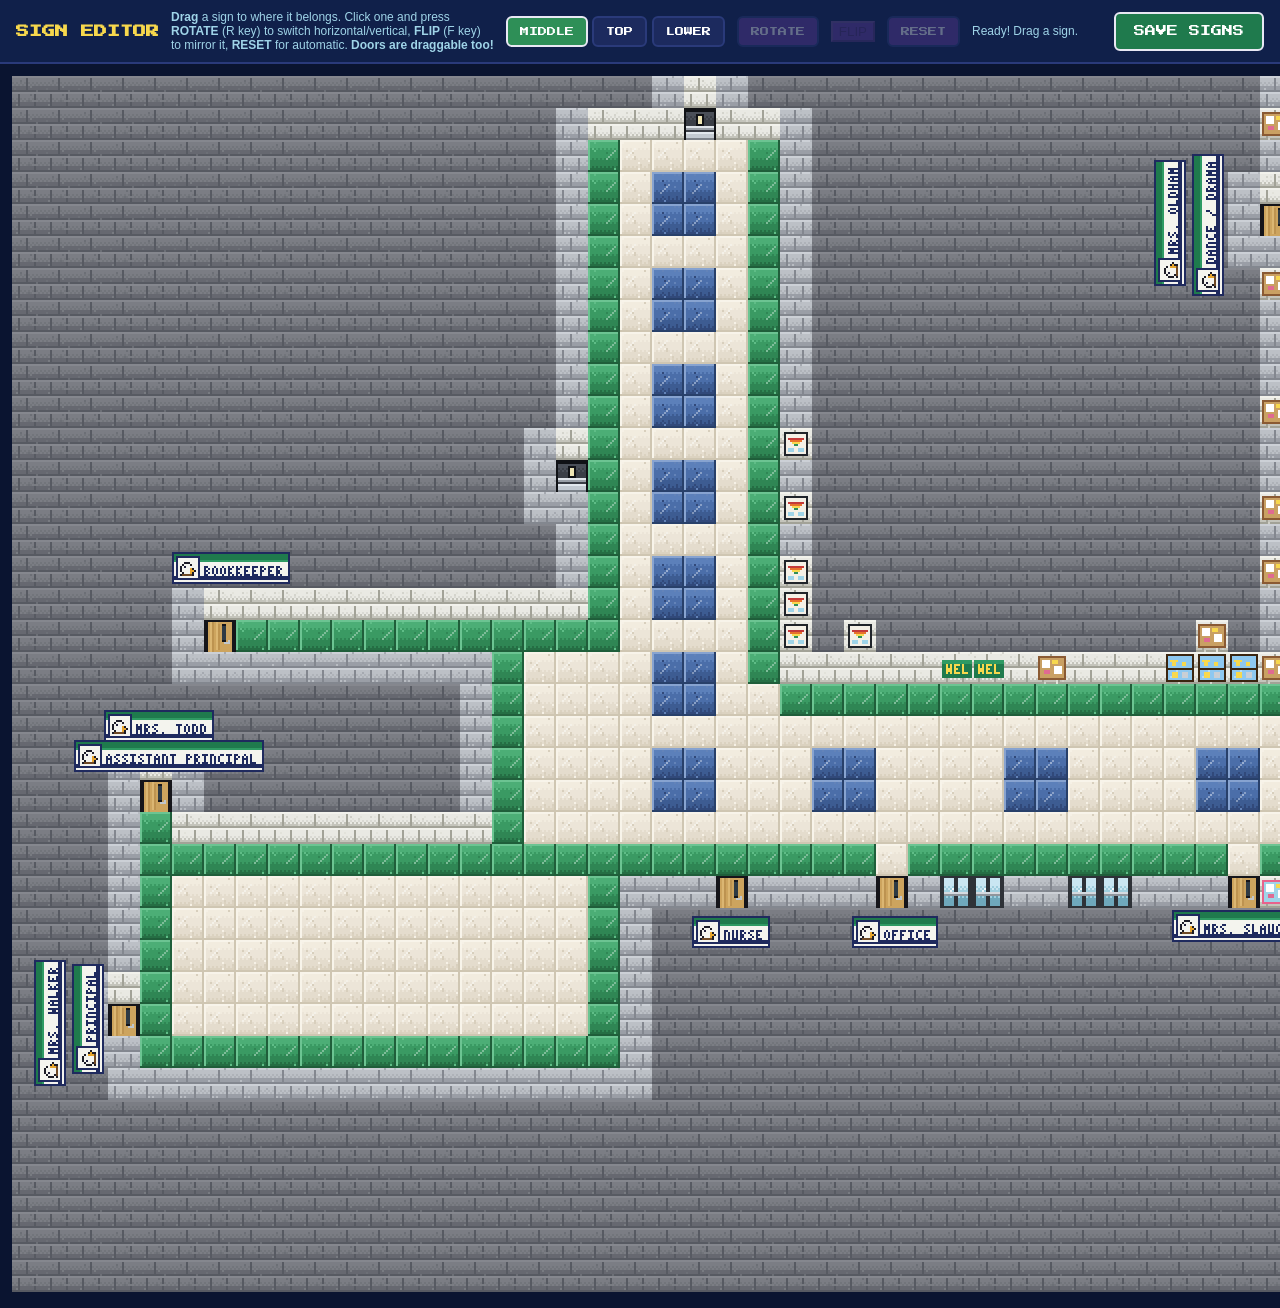
<file: signeditor.html>
<!DOCTYPE html>
<html lang="en">
<head>
<meta charset="UTF-8">
<meta name="viewport" content="width=device-width, initial-scale=1.0">
<title>Ashland Sign Editor</title>
<link rel="icon" href="data:image/svg+xml,<svg xmlns='http://www.w3.org/2000/svg' viewBox='0 0 100 100'><text y='.9em' font-size='90'>&#129517;</text></svg>">
<link href="https://fonts.googleapis.com/css2?family=Press+Start+2P&display=swap" rel="stylesheet">
<style>
  * { box-sizing: border-box; }
  body { margin: 0; background: #0a1430; color: #f4f4f4; font-family: -apple-system, "Segoe UI", Roboto, sans-serif; }
  header {
    position: sticky; top: 0; z-index: 10; background: #10204a;
    border-bottom: 2px solid #2a3a7a; padding: 10px 16px;
    display: flex; align-items: center; gap: 12px; flex-wrap: wrap;
  }
  h1 { font-family: 'Press Start 2P', monospace; font-size: 13px; color: #f7d84d; margin: 0; }
  .hint { color: #9fd4e8; font-size: 12px; flex: 1; min-width: 260px; }
  .floors button, #rotate, #reset, #savebtn {
    font-family: 'Press Start 2P', monospace; font-size: 9px; padding: 9px 12px;
    background: #1c2a5e; color: #fff; border: 2px solid #2a3a7a; border-radius: 6px; cursor: pointer;
  }
  .floors button.active { background: #2e8f57; border-color: #e8e8f4; }
  #rotate, #reset, #flip { background: #6b3fa0; }
  #rotate:disabled, #reset:disabled, #flip:disabled { opacity: 0.35; cursor: default; }
  #savebtn { background: #1f7a4d; border-color: #e8e8f4; font-size: 11px; padding: 12px 18px; }
  #status { font-size: 12px; color: #9fd4e8; min-width: 130px; }
  #status.ok { color: #6fe08a; } #status.warn { color: #ffb84d; }
  #wrap { overflow: auto; padding: 12px; }
  #board { image-rendering: pixelated; cursor: grab; background: #000; }
  #board.dragging { cursor: grabbing; }
  #game { display: none; }  /* the game engine boots against this hidden canvas */
  #mute-btn { display: none; }
</style>
</head>
<body>
<header>
  <h1>SIGN EDITOR</h1>
  <span class="hint"><b>Drag</b> a sign to where it belongs. Click one and press <b>ROTATE</b> (R key) to switch
    horizontal/vertical, <b>FLIP</b> (F key) to mirror it, <b>RESET</b> for automatic. <b>Doors are draggable too!</b></span>
  <span class="floors">
    <button data-floor="middle" class="active">MIDDLE</button>
    <button data-floor="top">TOP</button>
    <button data-floor="basement">LOWER</button>
  </span>
  <button id="rotate" disabled>ROTATE</button>
  <button id="flip" disabled>FLIP</button>
  <button id="reset" disabled>RESET</button>
  <span id="status">Pick up a sign!</span>
  <button id="savebtn">SAVE SIGNS</button>
</header>
<div id="wrap"><canvas id="board"></canvas></div>

<canvas id="game" width="432" height="240"></canvas>
<button id="mute-btn"></button>

<script src="js/tiles.js"></script>
<script src="js/sprites.js"></script>
<script src="js/room-overrides.js"></script>
<script src="js/sign-overrides.js"></script>
<script src="js/teacher-info.js"></script>
<script src="js/teachers.js"></script>
<script src="js/rooms.js"></script>
<script src="js/maps.js"></script>
<script src="js/dialogue.js"></script>
<script src="js/quest.js"></script>
<script src="js/audio.js"></script>
<script src="js/signs.js"></script>
<script src="js/input.js"></script>
<script src="js/main.js"></script>
<script>
(function () {
  var KEY = 'ashland-sign-overrides';
  var SCALE = 2;
  var TS = 16;
  var board = document.getElementById('board');
  var bctx = board.getContext('2d');
  var floor = 'middle';
  var overrides = {};
  try { overrides = JSON.parse(localStorage.getItem(KEY) || '{}'); } catch (e) {}
  // start from the baked file for anything the browser doesn't know yet
  Object.keys(G.SIGN_OVERRIDES || {}).forEach(function (mapId) {
    overrides[mapId] = overrides[mapId] || {};
    Object.keys(G.SIGN_OVERRIDES[mapId]).forEach(function (roomId) {
      if (overrides[mapId][roomId] === undefined) overrides[mapId][roomId] = G.SIGN_OVERRIDES[mapId][roomId];
    });
  });

  var rects = [];      // current floor's sign rects (live from the game engine)
  var selected = null; // roomId of the selected sign
  var drag = null;

  function setStatus(msg, cls) {
    var el = document.getElementById('status');
    el.textContent = msg; el.className = cls || '';
  }

  function commit() {
    localStorage.setItem(KEY, JSON.stringify(overrides));
    setStatus('Unsaved changes...', 'warn');
  }

  function layout() {
    // feed our working overrides to the game engine, then ask it to lay out
    localStorage.setItem(KEY, JSON.stringify(overrides));
    Object.keys(G.Maps.all).forEach(function (id) { delete G.Maps.all[id]._signLayout; });
    rects = G.Game.signLayoutFor(floor);
  }

  function render() {
    layout();
    var m = G.Maps.all[floor];
    board.width = m.w * TS * SCALE;
    board.height = m.h * TS * SCALE;
    bctx.imageSmoothingEnabled = false;
    bctx.save();
    bctx.scale(SCALE, SCALE);
    for (var y = 0; y < m.h; y++) {
      for (var x = 0; x < m.w; x++) {
        var t = m.grid[y][x];
        if (t === 'void') t = 'voidwall';
        if (t === 'wall' && !G.Tiles.isWalkable(m.get(x, y + 1))) t = 'wallTop';
        bctx.drawImage(G.Tiles.get(t), x * TS, y * TS);
      }
    }
    if (floor === 'basement') {
      G.drawCourtLines(bctx, TS);
    }
    rects.forEach(function (r) {
      bctx.drawImage(r.sign, r.x, r.y);
      if (selected === r.roomId) {
        bctx.strokeStyle = '#f7d84d';
        bctx.lineWidth = 2;
        bctx.strokeRect(r.x - 1.5, r.y - 1.5, r.w + 3, r.h + 3);
      }
    });
    if (dragDoor) {
      bctx.globalAlpha = 0.6;
      bctx.drawImage(G.Tiles.get(dragDoor.tile), dragDoor.hoverX * TS, dragDoor.hoverY * TS);
      bctx.globalAlpha = 1;
      bctx.strokeStyle = dragDoor.valid ? '#6fe08a' : '#ff5a4a';
      bctx.lineWidth = 2;
      bctx.strokeRect(dragDoor.hoverX * TS + 1, dragDoor.hoverY * TS + 1, TS - 2, TS - 2);
    }
    bctx.restore();
  }

  function rectAt(px, py) {
    for (var i = rects.length - 1; i >= 0; i--) {
      var r = rects[i];
      if (px >= r.x && px < r.x + r.w && py >= r.y && py < r.y + r.h) return r;
    }
    return null;
  }

  function updateButtons() {
    document.getElementById('rotate').disabled = !selected;
    document.getElementById('flip').disabled = !selected;
    document.getElementById('reset').disabled = !selected;
  }

  var dragDoor = null;   // {fx, fy, tile, hoverX, hoverY, valid}

  board.addEventListener('mousedown', function (e) {
    var bounds = board.getBoundingClientRect();
    var px = (e.clientX - bounds.left) / SCALE;
    var py = (e.clientY - bounds.top) / SCALE;
    var r = rectAt(px, py);
    selected = r ? r.roomId : null;
    updateButtons();
    if (r) {
      drag = { roomId: r.roomId, dx: px - r.x, dy: py - r.y };
      board.classList.add('dragging');
      setStatus(G.TEACHERS[r.roomId] ? G.TEACHERS[r.roomId].name : r.roomId);
    } else {
      // maybe they grabbed a door / stair door
      var tx = Math.floor(px / TS), ty = Math.floor(py / TS);
      var m = G.Maps.all[floor];
      var t = m.get(tx, ty);
      if (t === 'door' || t === 'stairU' || t === 'stairD') {
        dragDoor = { fx: tx, fy: ty, tile: t, hoverX: tx, hoverY: ty, valid: false };
        board.classList.add('dragging');
        var d = m.doors[tx + ',' + ty];
        var s = m.stairs[tx + ',' + ty];
        var what = d ? (G.TEACHERS[d.roomId] ? G.TEACHERS[d.roomId].name + "'s door" : d.roomId)
          : s && s.goRoom ? (G.TEACHERS[s.goRoom] ? G.TEACHERS[s.goRoom].name + "'s door" : s.goRoom)
          : 'Stair door';
        setStatus('Moving: ' + what + ' -- drop it on a wall tile');
      }
    }
    render();
  });
  window.addEventListener('mousemove', function (e) {
    if (dragDoor) {
      var bounds2 = board.getBoundingClientRect();
      var tx = Math.floor((e.clientX - bounds2.left) / SCALE / TS);
      var ty = Math.floor((e.clientY - bounds2.top) / SCALE / TS);
      var m2 = G.Maps.all[floor];
      dragDoor.hoverX = tx; dragDoor.hoverY = ty;
      dragDoor.valid = (tx >= 0 && ty >= 0 && tx < m2.w && ty < m2.h &&
        m2.grid[ty][tx] === 'wall');
      render();
      return;
    }
    if (!drag) return;
    var bounds = board.getBoundingClientRect();
    var px = (e.clientX - bounds.left) / SCALE;
    var py = (e.clientY - bounds.top) / SCALE;
    var r = rects.filter(function (q) { return q.roomId === drag.roomId; })[0];
    if (!r) return;
    overrides[floor] = overrides[floor] || {};
    var cur = overrides[floor][drag.roomId] || {};
    overrides[floor][drag.roomId] = {
      x: Math.round(px - drag.dx), y: Math.round(py - drag.dy),
      orient: cur.orient || (r.w >= r.h ? 'h' : 'v')
    };
    render();
  });
  window.addEventListener('mouseup', function () {
    if (drag) { commit(); drag = null; board.classList.remove('dragging'); }
    if (dragDoor) {
      if (dragDoor.valid && (dragDoor.hoverX !== dragDoor.fx || dragDoor.hoverY !== dragDoor.fy)) {
        moveDoor(dragDoor.fx, dragDoor.fy, dragDoor.hoverX, dragDoor.hoverY, dragDoor.tile);
      }
      dragDoor = null;
      board.classList.remove('dragging');
      render();
    }
  });

  var ROOMS_KEY = 'ashland-room-overrides';
  var roomsDirty = false;

  function moveDoor(fx, fy, tx, ty, tile) {
    var m = G.Maps.all[floor];
    var fromKey = fx + ',' + fy, toKey = tx + ',' + ty;
    var door = m.doors[fromKey];
    var stair = m.stairs[fromKey];
    var lr = {};
    try { lr = JSON.parse(localStorage.getItem(ROOMS_KEY) || '{}'); } catch (e) {}
    var ov = lr[floor];
    if (!ov || !ov.grid) {
      ov = { w: m.w, h: m.h, grid: m.grid.map(function (r) { return r.slice(); }), doorTargets: {} };
    }
    ov.doorTargets = ov.doorTargets || {};
    ov.grid[fy][fx] = 'wall';
    ov.grid[ty][tx] = tile;
    if (ov.doorTargets[fromKey]) {
      ov.doorTargets[toKey] = ov.doorTargets[fromKey];
      delete ov.doorTargets[fromKey];
    }
    lr[floor] = ov;
    localStorage.setItem(ROOMS_KEY, JSON.stringify(lr));
    G.buildMaps();
    // if the proximity rewiring changed where this door leads, pin it
    var nm = G.Maps.all[floor];
    var target = door ? door.roomId : (stair && stair.goRoom ? stair.goRoom : null);
    if (target) {
      var nd = nm.doors[toKey];
      var ns = nm.stairs[toKey];
      var leadsRight = (nd && nd.roomId === target) || (ns && ns.goRoom === target);
      if (!leadsRight) {
        ov.doorTargets[toKey] = target;
        lr[floor] = ov;
        localStorage.setItem(ROOMS_KEY, JSON.stringify(lr));
        G.buildMaps();
      }
    }
    roomsDirty = true;
    setStatus('Door moved! (unsaved)', 'warn');
  }

  function curOrient(r, cur) {
    return cur && cur.orient ? cur.orient : (r.w >= r.h ? 'h' : 'v');
  }
  function setOrient(next) {
    var r = rects.filter(function (q) { return q.roomId === selected; })[0];
    if (!r) return;
    overrides[floor] = overrides[floor] || {};
    var cur = overrides[floor][selected];
    overrides[floor][selected] = {
      x: cur ? cur.x : r.x, y: cur ? cur.y : r.y,
      orient: next(curOrient(r, cur))
    };
    commit(); render();
  }
  function rotateSelected() {
    if (!selected) return;
    setOrient(function (o) {
      // horizontal <-> vertical, keeping the flip
      return o === 'h' ? 'v' : o === 'hf' ? 'vf' : o === 'v' ? 'h' : 'hf';
    });
  }
  function flipSelected() {
    if (!selected) return;
    setOrient(function (o) {
      // mirror: vertical signs read the other way, horizontal swap badge side
      return o === 'h' ? 'hf' : o === 'hf' ? 'h' : o === 'v' ? 'vf' : 'v';
    });
  }
  document.getElementById('rotate').addEventListener('click', rotateSelected);
  document.getElementById('flip').addEventListener('click', flipSelected);
  window.addEventListener('keydown', function (e) {
    if (e.key === 'r' || e.key === 'R') rotateSelected();
    if (e.key === 'f' || e.key === 'F') flipSelected();
  });

  document.getElementById('reset').addEventListener('click', function () {
    if (!selected) return;
    if (overrides[floor]) overrides[floor][selected] = null;   // tombstone
    commit(); render();
    setStatus('Back to automatic.', 'ok');
  });

  document.querySelectorAll('.floors button').forEach(function (b) {
    b.addEventListener('click', function () {
      document.querySelectorAll('.floors button').forEach(function (o) { o.classList.remove('active'); });
      b.classList.add('active');
      floor = b.dataset.floor;
      selected = null; updateButtons();
      render();
    });
  });

  document.getElementById('savebtn').addEventListener('click', function () {
    // strip tombstones before baking into the code
    var clean = {};
    Object.keys(overrides).forEach(function (mapId) {
      Object.keys(overrides[mapId] || {}).forEach(function (roomId) {
        if (overrides[mapId][roomId]) {
          clean[mapId] = clean[mapId] || {};
          clean[mapId][roomId] = overrides[mapId][roomId];
        }
      });
    });
    var posts = [fetch('/api/save-signs', {
      method: 'POST',
      headers: { 'Content-Type': 'application/json' },
      body: JSON.stringify(clean)
    })];
    if (roomsDirty) {
      // door moves live in the hallway grids - bake those too
      function lsGet(k) { try { return JSON.parse(localStorage.getItem(k) || '{}'); } catch (e) { return {}; } }
      function merge(baked, local) {
        var out = {};
        Object.keys(baked || {}).forEach(function (k) { out[k] = baked[k]; });
        Object.keys(local).forEach(function (k) {
          if (local[k]) out[k] = local[k]; else delete out[k];
        });
        return out;
      }
      posts.push(fetch('/api/save-rooms', {
        method: 'POST',
        headers: { 'Content-Type': 'application/json' },
        body: JSON.stringify({
          rooms: merge(G.ROOM_OVERRIDES, lsGet('ashland-room-overrides')),
          teacherNames: merge(G.TEACHER_NAME_OVERRIDES, lsGet('ashland-teacher-names')),
          teacherSprites: merge(G.TEACHER_SPRITE_OVERRIDES, lsGet('ashland-teacher-sprites')),
          customRooms: merge(G.CUSTOM_ROOMS, lsGet('ashland-custom-rooms'))
        })
      }));
    }
    Promise.all(posts).then(function (rs) {
      if (rs.some(function (r) { return !r.ok; })) throw new Error('save failed');
      roomsDirty = false;
      setStatus('Saved into the game code! ✓', 'ok');
    }).catch(function () {
      setStatus('Server not running - saved in this browser only. (Run: python3 serve.py)', 'warn');
    });
  });

  // the game engine boots asynchronously (font loading) - wait for it
  var boot = setInterval(function () {
    if (G.Game && G.Maps && G.Maps.all && G.Maps.all.middle) {
      clearInterval(boot);
      render();
      setStatus('Ready! Drag a sign.');
    }
  }, 200);
})();
</script>
</body>
</html>
</file>
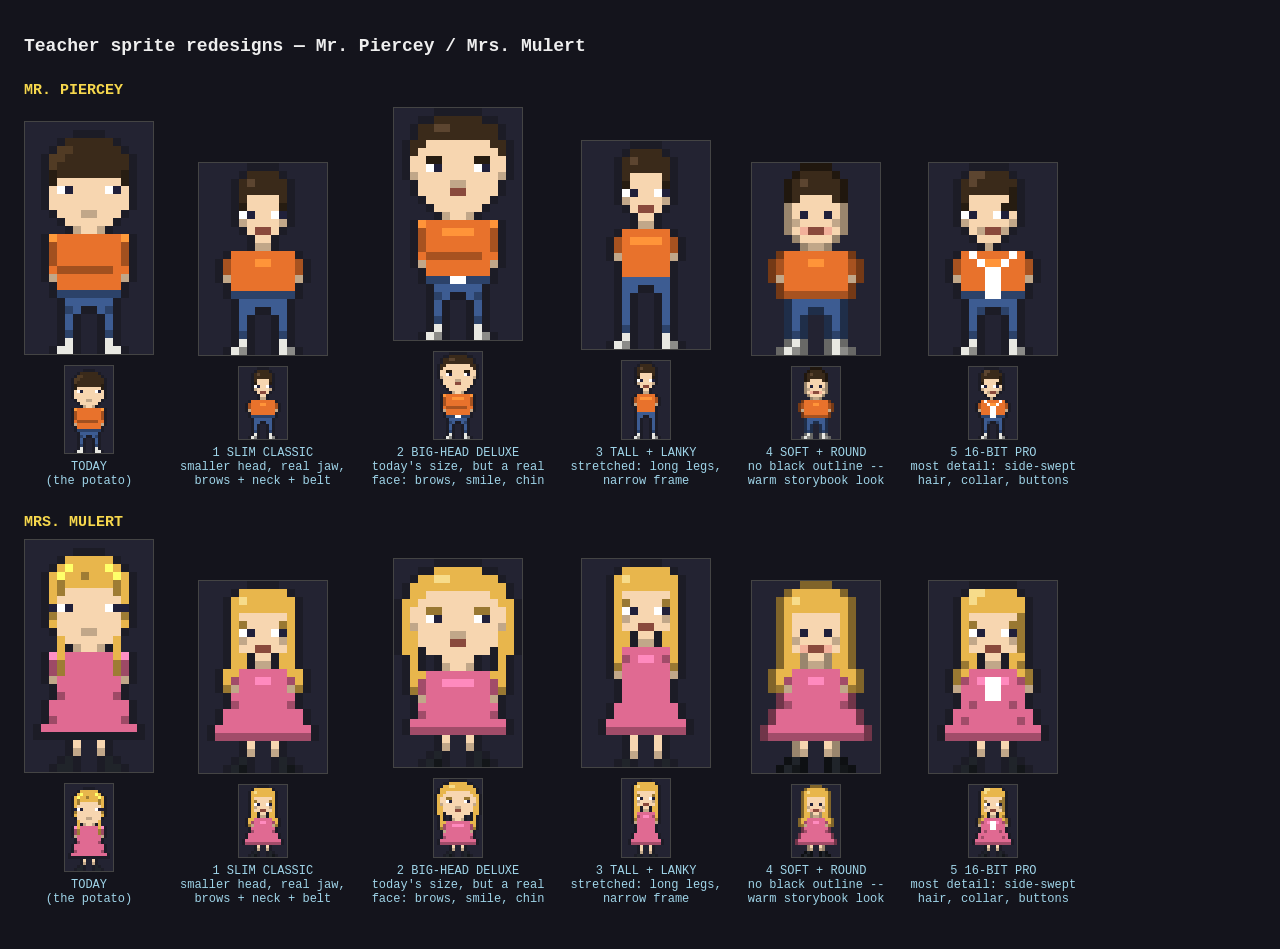
<file: sprite-designs.html>
<!DOCTYPE html>
<html>
<head>
<meta charset="utf-8">
<title>Teacher sprite designs</title>
<style>
  body { background: #14141c; color: #eee; font-family: monospace; padding: 16px; }
  h1 { font-size: 18px; } h2 { font-size: 15px; margin: 26px 0 8px; color: #f7d84d; }
  .row { display: flex; gap: 26px; align-items: flex-end; flex-wrap: wrap; }
  .cell { text-align: center; }
  .cell .label { margin-top: 6px; font-size: 12px; color: #9fd4e8; white-space: pre; }
  canvas { image-rendering: pixelated; background: #232332; border: 1px solid #444; }
  #warnings { color: #ff7a6a; white-space: pre; margin-top: 18px; }
</style>
</head>
<body>
<h1>Teacher sprite redesigns &mdash; Mr. Piercey / Mrs. Mulert</h1>
<div id="out"></div>
<div id="warnings"></div>

<script src="js/sprites.js"></script>
<script>
function shade(hex, f) {
  var n = parseInt(hex.slice(1), 16);
  var r = Math.max(0, Math.min(255, Math.round(((n >> 16) & 255) * f)));
  var g = Math.max(0, Math.min(255, Math.round(((n >> 8) & 255) * f)));
  var b = Math.max(0, Math.min(255, Math.round((n & 255) * f)));
  return 'rgb(' + r + ',' + g + ',' + b + ')';
}

// Mr. Piercey: orange tee, blue pants, dark brown hair. Mrs. Mulert: pink dress, blonde.
var MAN = {
  skin: '#f7d6b0', hair: '#3a2a1a', hairShine: '#5c4530',
  top: '#e8722c', pants: '#3d5c92', shoes: '#e8e8e2'
};
var WOMAN = {
  skin: '#f7d6b0', hair: '#e8b64c', hairShine: '#f7dc8a',
  top: '#e06a92', pants: '#4a3a5a', shoes: '#20242a'
};

function palFor(c, soft) {
  var p = {
    O: '#1c1c26',
    S: c.skin, s: shade(c.skin, 0.78), K: shade(c.skin, 1.08),
    H: c.hair, h: shade(c.hair, 0.66), G: c.hairShine, b: shade(c.hair, 0.66),
    W: '#ffffff', E: '#20203a', M: '#8a4a3c',
    T: c.top, t: shade(c.top, 0.72), U: shade(c.top, 1.3),
    L: c.pants, l: shade(c.pants, 0.72),
    F: c.shoes, f: shade(c.shoes, 0.6),
    C: '#f2b09a'
  };
  if (soft) { // the no-black-outline look: edges are darker versions of each material
    p.O = null;
    p.Y = shade(c.skin, 0.62);   // skin edge
    p.J = shade(c.hair, 0.55);   // hair edge
    p.X = shade(c.top, 0.5);     // top edge
    p.Z = shade(c.pants, 0.5);   // pants edge
    p.Q = shade(c.shoes, 0.45);  // shoe edge
  }
  return p;
}

// ---------------------------------------------------------------- designs --
var DESIGNS = [];

// ---- 1. SLIM CLASSIC: smaller head, jaw, brows, neck, belt ----------------
DESIGNS.push({
  name: '1 SLIM CLASSIC',
  blurb: 'smaller head, real jaw,\nbrows + neck + belt',
  man: [
    '......OOOO......',
    '.....OHHHHO.....',
    '....OHGHHHHO....',
    '....OHHHHHHO....',
    '....OHSSSSHO....',
    '....ObSSSSbO....',
    '....OWESSWEO....',
    '....OsSSSSsO....',
    '.....OSMMSO.....',
    '......OSSO......',
    '......OssO......',
    '...OTTTTTTTTO...',
    '..OtTTTUUTTTtO..',
    '..OtTTTTTTTTtO..',
    '..OsTTTTTTTTsO..',
    '...OTTTTTTTTO...',
    '...OllllllllO...',
    '....OLLLLLLO....',
    '....OLLOOLLO....',
    '....OLO..OLO....',
    '....OLO..OLO....',
    '....OlO..OlO....',
    '....OFO..OFO....',
    '...OFfO..OFfO...'
  ],
  woman: [
    '......OOOO......',
    '....OHHHHHHO....',
    '...OHGHHHHHHO...',
    '...OHHHHHHHHO...',
    '...OHSSSSSSHO...',
    '...OHbSSSSbHO...',
    '...OHWESSWEHO...',
    '...OHsSSSSsHO...',
    '...OHSSMMSSHO...',
    '...OHHOSSOHHO...',
    '...OHHOssOHHO...',
    '..OHHTTTTTTHHO..',
    '..OHtTTUUTTtHO..',
    '..OhsTTTTTTshO..',
    '...OTTTTTTTTO...',
    '...OtTTTTTTtO...',
    '..OTTTTTTTTTTO..',
    '..OTTTTTTTTTTO..',
    '.OTTTTTTTTTTTTO.',
    '.OttttttttttttO.',
    '.....OS..SO.....',
    '.....Os..sO.....',
    '....OFO..OFO....',
    '...OFfO..OFfO...'
  ]
});

// ---- 2. BIG-HEAD DELUXE: today's proportions, sculpted --------------------
DESIGNS.push({
  name: '2 BIG-HEAD DELUXE',
  blurb: "today's size, but a real\nface: brows, smile, chin",
  man: [
    '.....OOOOOO.....',
    '...OOHHHHHHOO...',
    '..OHHGGHHHHHHO..',
    '..OHHHHHHHHHHO..',
    '.OHHSSSSSSSSHHO.',
    '.OHSSSSSSSSSSHO.',
    '.OSSbbSSSSbbSSO.',
    '.OSSWESSSSWESSO.',
    '.OsSSSSSSSSSSsO.',
    '..OSSSSssSSSSO..',
    '..OSSSSMMSSSSO..',
    '...OSSSSSSSSO...',
    '....OSSSSSSO....',
    '.....OsSSsO.....',
    '..OUTTTTTTTTUO..',
    '..OtTTUUUUTTtO..',
    '..OtTTTTTTTTtO..',
    '..OtTTTTTTTTtO..',
    '..OTtttttttTTO..',
    '..OsTTTTTTTTsO..',
    '...OTTTTTTTTO...',
    '...OlllWWlllO...',
    '....OLLLLLLO....',
    '....OlLOOLlO....',
    '....OLO..OLO....',
    '....OLO..OLO....',
    '....OlO..OlO....',
    '....OFO..OFO....',
    '...OFfO..OFfO...'
  ],
  woman: [
    '.....OOOOOO.....',
    '...OOHHHHHHOO...',
    '..OHHGGHHHHHHO..',
    '.OHHHHHHHHHHHHO.',
    '.OHHSSSSSSSSHHO.',
    'OHHSSSSSSSSSSHHO',
    'OHSSbbSSSSbbSSHO',
    'OHSSWESSSSWESSHO',
    'OHsSSSSSSSSSSsHO',
    'OHHSSSSssSSSSHHO',
    'OHHSSSSMMSSSSHHO',
    'OHHOSSSSSSSSOHHO',
    '.OHO.OSSSSO.OHO.',
    '.OHO.OsSSsO.OHO.',
    '.OHHTTTTTTTTHHO.',
    '.OHtTTUUUUTTtHO.',
    '.OhtTTTTTTTTthO.',
    '..OsTTTTTTTTsO..',
    '..OTTTTTTTTTTO..',
    '..OtTTTTTTTTtO..',
    '.OTTTTTTTTTTTTO.',
    '.OttttttttttttO.',
    '.....OS..SO.....',
    '.....Os..sO.....',
    '....OFO..OFO....',
    '...OFfO..OFfO...'
  ]
});

// ---- 3. TALL & LANKY: long legs, narrow shoulders --------------------------
DESIGNS.push({
  name: '3 TALL + LANKY',
  blurb: 'stretched: long legs,\nnarrow frame',
  man: [
    '......OOOO......',
    '.....OHHHHO.....',
    '....OHGHHHHO....',
    '....OHHHHHHO....',
    '....OHSSSSHO....',
    '....ObSSSSbO....',
    '....OWESSWEO....',
    '....OsSSSSsO....',
    '.....OSMMSO.....',
    '......OSSO......',
    '......OssO......',
    '....OTTTTTTO....',
    '...OtTUUUUTtO...',
    '...OtTTTTTTtO...',
    '...OsTTTTTTsO...',
    '....OTTTTTTO....',
    '....OTTTTTTO....',
    '....OLLLLLLO....',
    '....OLLOOLLO....',
    '....OLO..OLO....',
    '....OLO..OLO....',
    '....OLO..OLO....',
    '....OLO..OLO....',
    '....OlO..OlO....',
    '....OFO..OFO....',
    '...OFfO..OFfO...'
  ],
  woman: [
    '......OOOO......',
    '....OHHHHHHO....',
    '...OHGHHHHHHO...',
    '...OHHHHHHHHO...',
    '...OHSSSSSSHO...',
    '...OHbSSSSbHO...',
    '...OHWESSWEHO...',
    '...OHsSSSSsHO...',
    '...OHSSMMSSHO...',
    '...OHHOSSOHHO...',
    '...OHHOssOHHO...',
    '...OHTTTTTTHO...',
    '...OHtTUUTtHO...',
    '...OhTTTTTThO...',
    '...OsTTTTTTsO...',
    '....OTTTTTTO....',
    '....OTTTTTTO....',
    '....OTTTTTTO....',
    '...OTTTTTTTTO...',
    '...OTTTTTTTTO...',
    '..OTTTTTTTTTTO..',
    '..OttttttttttO..',
    '.....OS..SO.....',
    '.....OS..SO.....',
    '.....Os..sO.....',
    '....OFO..OFO....'
  ]
});

// ---- 4. SOFT & ROUND: no black outline, warm and friendly ------------------
DESIGNS.push({
  name: '4 SOFT + ROUND',
  blurb: 'no black outline --\nwarm storybook look',
  soft: true,
  man: [
    '......JJJJ......',
    '.....JHHHHJ.....',
    '....JHGHHHHJ....',
    '....JHHHHHHJ....',
    '....JHSSSSHJ....',
    '....YSSSSSSY....',
    '....YSESSESY....',
    '....YsSSSSsY....',
    '....YSCMMCSY....',
    '.....YSSSSY.....',
    '......YssY......',
    '...XTTTTTTTTX...',
    '..XtTTTUUTTTtX..',
    '..XtTTTTTTTTtX..',
    '..XsTTTTTTTTsX..',
    '...XTTTTTTTTX...',
    '...XttttttttX...',
    '....ZLLLLLLZ....',
    '....ZLLZZLLZ....',
    '....ZLZ..ZLZ....',
    '....ZLZ..ZLZ....',
    '....ZlZ..ZlZ....',
    '....QFQ..QFQ....',
    '...QFfQ..QFfQ...'
  ],
  woman: [
    '......JJJJ......',
    '....JHHHHHHJ....',
    '...JHGHHHHHHJ...',
    '...JHHHHHHHHJ...',
    '...JHSSSSSSHJ...',
    '...JHSSSSSSHJ...',
    '...JHSESSESHJ...',
    '...JHsSSSSsHJ...',
    '...JHSCMMCSHJ...',
    '...JHHYSSYHHJ...',
    '...JHHYssYHHJ...',
    '..JHHTTTTTTHHJ..',
    '..JHtTTUUTTtHJ..',
    '..JhsTTTTTTshJ..',
    '...XTTTTTTTTX...',
    '...XtTTTTTTtX...',
    '..XTTTTTTTTTTX..',
    '..XTTTTTTTTTTX..',
    '.XTTTTTTTTTTTTX.',
    '.XttttttttttttX.',
    '.....YS..SY.....',
    '.....Ys..sY.....',
    '....QFQ..QFQ....',
    '...QFfQ..QFfQ...'
  ]
});

// ---- 5. 16-BIT PRO: max shading, collars, buttons ---------------------------
DESIGNS.push({
  name: '5 16-BIT PRO',
  blurb: 'most detail: side-swept\nhair, collar, buttons',
  man: [
    '.....OOOOO......',
    '....OGGHHHO.....',
    '...OHGHHHHHO....',
    '...OHHHHHHhO....',
    '...OHSSSSShO....',
    '...ObSSSSbhO....',
    '...OWESSWESO....',
    '...OsSSSSSsO....',
    '....OSsMMsO.....',
    '.....OSSSO......',
    '......OsO.......',
    '...OTWTTTTWTO...',
    '..OtTTWUUWTTtO..',
    '..OtTTTWWTTTtO..',
    '..OsTTTWWTTTsO..',
    '...OTTTWWTTTO...',
    '...OlllWWlllO...',
    '....OLLLLLLO....',
    '....OLlOOlLO....',
    '....OLO..OLO....',
    '....OLO..OLO....',
    '....OlO..OlO....',
    '....OFO..OFO....',
    '...OFfO..OFfO...'
  ],
  woman: [
    '.....OOOOOO.....',
    '....OGGHHHHO....',
    '...OHGHHHHHHO...',
    '...OHHHHHHHHO...',
    '...OHSSSSSShO...',
    '...OHbSSSSbhO...',
    '...OHWESSWEhO...',
    '...OHsSSSSshO...',
    '...OHSSMMSShO...',
    '...OHHOSSOHHO...',
    '...OhHOssOHhO...',
    '..OhHTTTTTTHhO..',
    '..OhtTUWWUTthO..',
    '..OsTTTWWTTTsO..',
    '...OTTTWWTTTO...',
    '...OTtTTTTtTO...',
    '..OTTTTTTTTTTO..',
    '..OTtTTTTTTtTO..',
    '.OTTTTTTTTTTTTO.',
    '.OttttttttttttO.',
    '.....OS..SO.....',
    '.....Os..sO.....',
    '....OFO..OFO....',
    '...OFfO..OFfO...'
  ]
});

// ---------------------------------------------------------------- render ---
var out = document.getElementById('out');
var warnings = [];
var ZOOM = 8;

function paintRows(rows, pal) {
  var c = document.createElement('canvas');
  c.width = 16; c.height = rows.length;
  var x2 = c.getContext('2d');
  rows.forEach(function (row, y) {
    if (row.length !== 16) warnings.push('row ' + y + ' has ' + row.length + ' chars: "' + row + '"');
    for (var x = 0; x < 16; x++) {
      var ch = row[x];
      if (!ch || ch === '.') continue;
      var col = pal[ch];
      if (col === undefined) warnings.push('unknown symbol "' + ch + '" at ' + x + ',' + y);
      if (!col) continue;
      x2.fillStyle = col;
      x2.fillRect(x, y, 1, 1);
    }
  });
  return c;
}

function cell(canvas, label) {
  var d = document.createElement('div');
  d.className = 'cell';
  var big = document.createElement('canvas');
  big.width = canvas.width * ZOOM; big.height = canvas.height * ZOOM;
  var bc = big.getContext('2d');
  bc.imageSmoothingEnabled = false;
  bc.drawImage(canvas, 0, 0, big.width, big.height);
  d.appendChild(big);
  // ...and at roughly the size it appears in the game window
  var small = document.createElement('canvas');
  small.width = canvas.width * 3; small.height = canvas.height * 3;
  var sc = small.getContext('2d');
  sc.imageSmoothingEnabled = false;
  sc.drawImage(canvas, 0, 0, small.width, small.height);
  small.style.display = 'block';
  small.style.margin = '6px auto 0';
  d.appendChild(small);
  var l = document.createElement('div');
  l.className = 'label';
  l.textContent = label;
  d.appendChild(l);
  return d;
}

function renderRow(title, person, colors) {
  var h = document.createElement('h2');
  h.textContent = title;
  out.appendChild(h);
  var row = document.createElement('div');
  row.className = 'row';
  // today's sprite from the real game code
  var cfg = G.Sprites.cfgFrom(person === 'man'
    ? { style: 0, skin: 0, hairColor: 1, outfit: 4, glasses: false }
    : { style: 1, skin: 0, hairColor: 6, outfit: 10, glasses: false, shirtColor: 6 });
  var frames = G.Sprites.makeAdult(cfg);
  row.appendChild(cell(frames.down[0], 'TODAY\n(the potato)'));
  DESIGNS.forEach(function (d) {
    row.appendChild(cell(paintRows(d[person], palFor(colors, d.soft)), d.name + '\n' + d.blurb));
  });
  out.appendChild(row);
}

renderRow('MR. PIERCEY', 'man', MAN);
renderRow('MRS. MULERT', 'woman', WOMAN);

document.getElementById('warnings').textContent = warnings.length
  ? 'TEMPLATE WARNINGS:\n' + warnings.join('\n') : '';
</script>
</body>
</html>
</file>
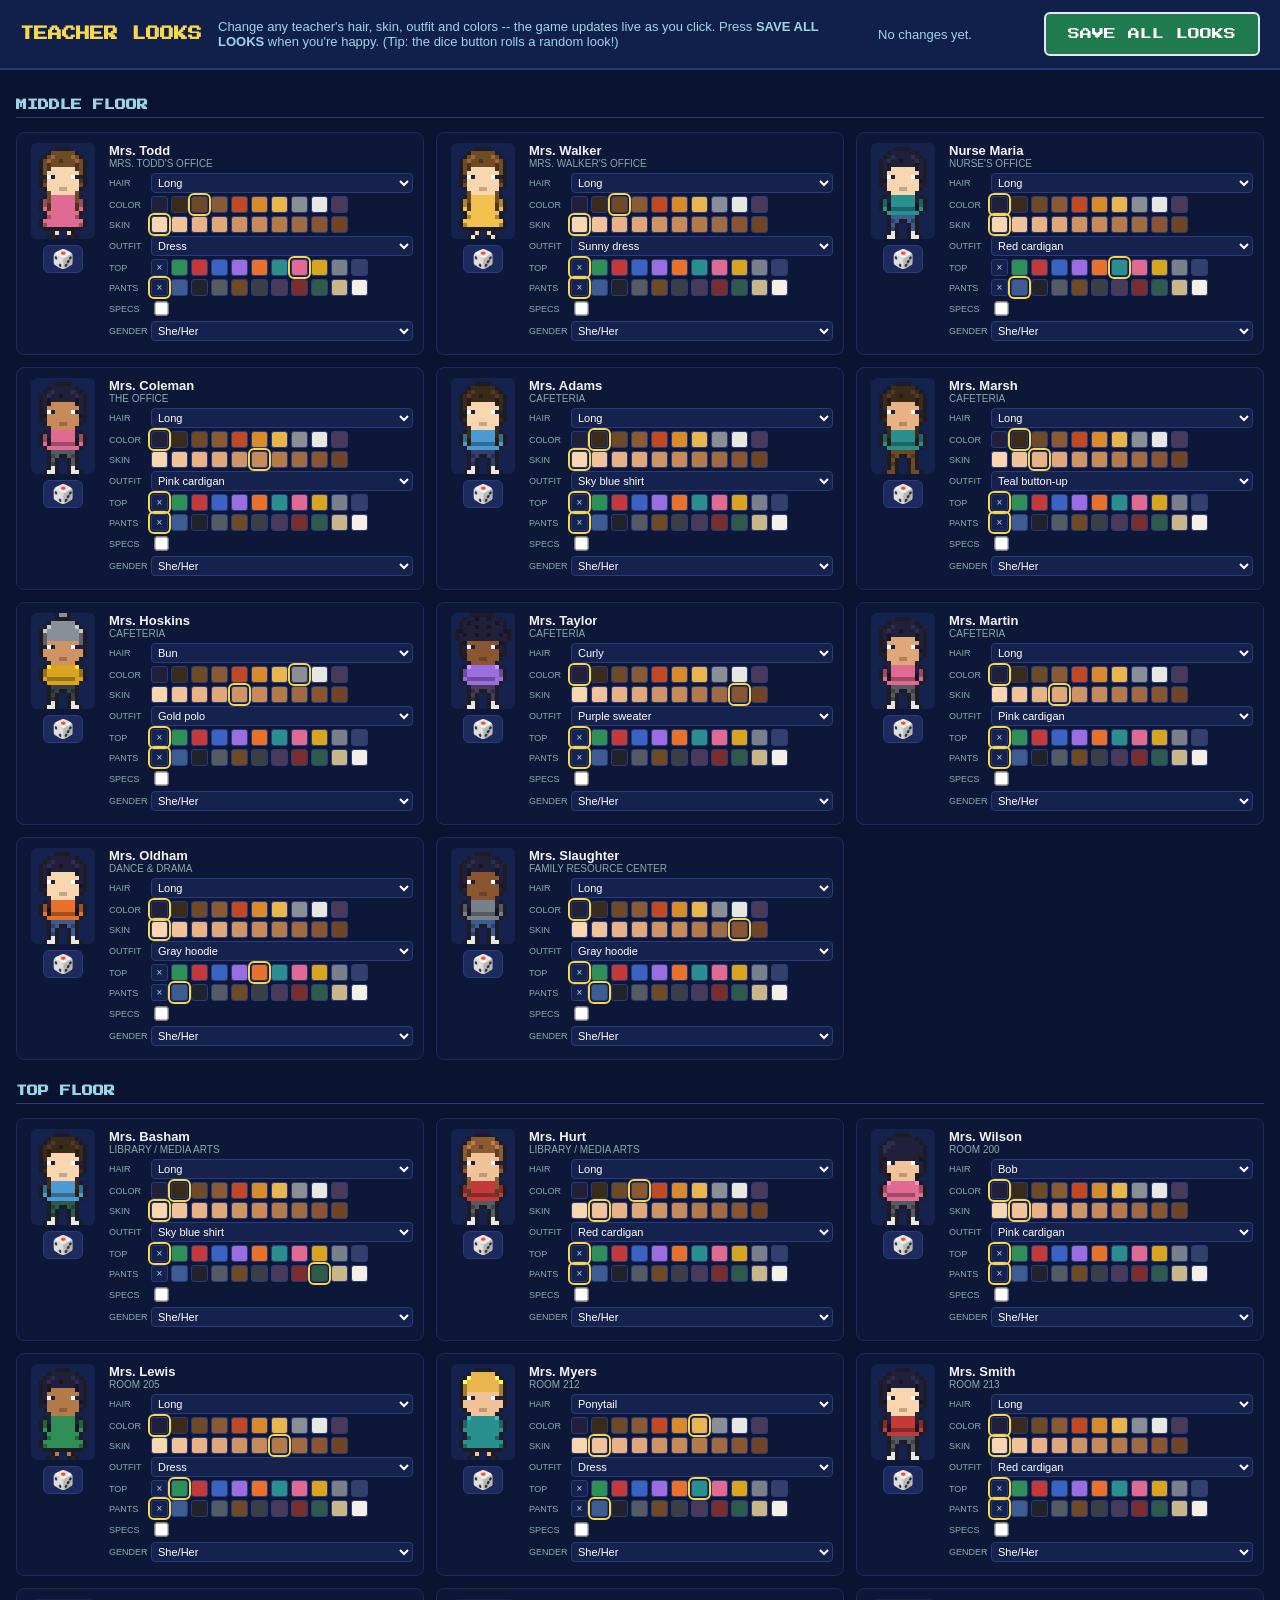
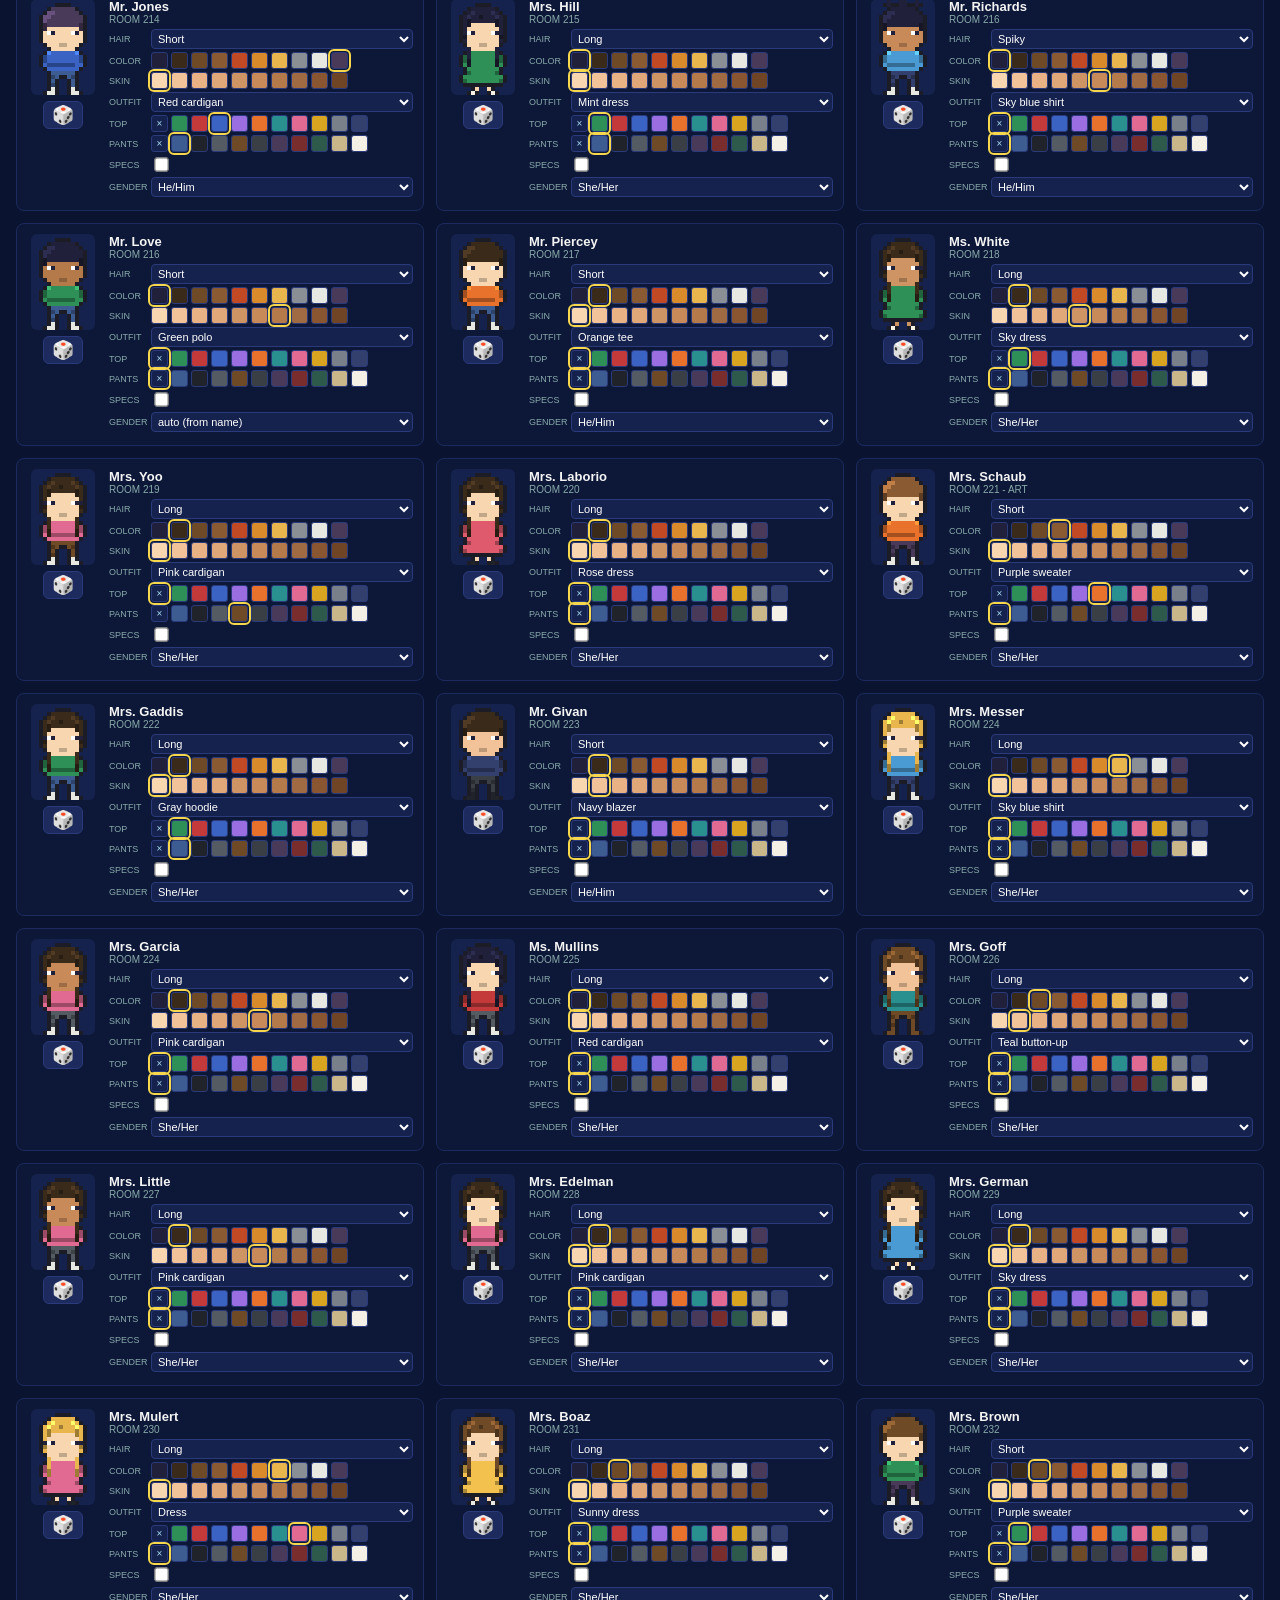
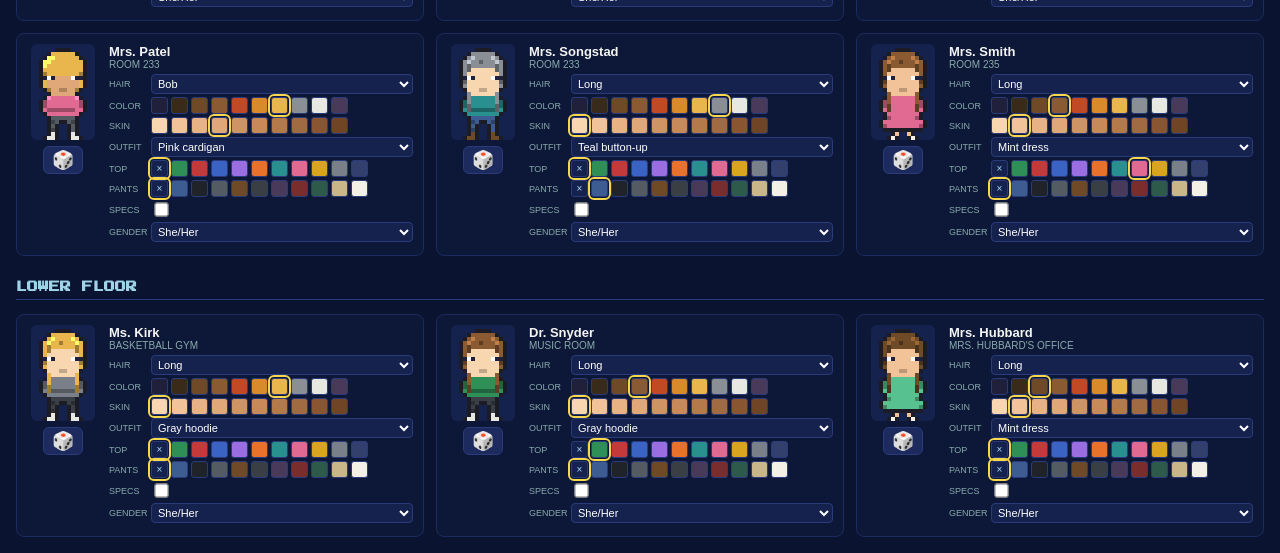
<file: spriteeditor.html>
<!DOCTYPE html>
<html lang="en">
<head>
<meta charset="UTF-8">
<meta name="viewport" content="width=device-width, initial-scale=1.0">
<title>Ashland Teacher Looks</title>
<link rel="icon" href="data:image/svg+xml,<svg xmlns='http://www.w3.org/2000/svg' viewBox='0 0 100 100'><text y='.9em' font-size='90'>&#128100;</text></svg>">
<link rel="preconnect" href="https://fonts.googleapis.com">
<link rel="preconnect" href="https://fonts.gstatic.com" crossorigin>
<link href="https://fonts.googleapis.com/css2?family=Press+Start+2P&display=swap" rel="stylesheet">
<style>
  * { box-sizing: border-box; }
  body { margin: 0; background: #0a1430; color: #f4f4f4; font-family: -apple-system, "Segoe UI", Roboto, sans-serif; }
  header {
    position: sticky; top: 0; z-index: 10; background: #10204a;
    border-bottom: 2px solid #2a3a7a; padding: 12px 20px;
    display: flex; align-items: center; gap: 16px; flex-wrap: wrap;
  }
  header h1 { font-family: 'Press Start 2P', monospace; font-size: 14px; color: #f7d84d; margin: 0; }
  header .hint { color: #9fd4e8; font-size: 13px; flex: 1; min-width: 240px; }
  #savebtn {
    font-family: 'Press Start 2P', monospace; font-size: 12px; padding: 14px 22px;
    background: #1f7a4d; color: #fff; border: 2px solid #e8e8f4; border-radius: 6px; cursor: pointer;
  }
  #savebtn:hover { background: #2a9a63; }
  #status { font-size: 13px; color: #9fd4e8; min-width: 150px; }
  #status.ok { color: #6fe08a; } #status.warn { color: #ffb84d; }
  main { max-width: 1400px; margin: 0 auto; padding: 16px; display: grid;
         grid-template-columns: repeat(auto-fill, minmax(330px, 1fr)); gap: 12px; }
  h2 { grid-column: 1 / -1; font-family: 'Press Start 2P', monospace; font-size: 11px;
       color: #9fd4e8; margin: 14px 0 2px; border-bottom: 1px solid #2a3a7a; padding-bottom: 6px; }
  .card { background: #0d1838; border: 1px solid #1c2a5e; border-radius: 8px; padding: 10px; display: flex; gap: 10px; }
  .card .preview { flex: 0 0 72px; display: flex; flex-direction: column; align-items: center; gap: 6px; }
  .card canvas { width: 64px; height: 96px; image-rendering: pixelated; background: #16224e; border-radius: 6px; }
  .card .dice { font-size: 18px; background: #1c2a5e; border: 1px solid #2a3a7a; border-radius: 6px;
                cursor: pointer; padding: 2px 8px; }
  .card .who b { font-size: 13px; display: block; }
  .card .who small { color: #8aa; font-size: 10px; display: block; margin-bottom: 4px; }
  .card .controls { flex: 1; min-width: 0; }
  .row { display: flex; align-items: center; gap: 4px; margin-bottom: 3px; }
  .row label { font-size: 9px; color: #8aa; width: 38px; flex: none; text-transform: uppercase; }
  .row select { flex: 1; min-width: 0; font-size: 11px; background: #16224e; color: #fff;
                border: 1px solid #2a3a7a; border-radius: 4px; padding: 2px; }
  .row input[type=checkbox] { transform: scale(1.1); }
  .swatches { display: flex; flex-wrap: wrap; gap: 3px; flex: 1; min-width: 0; }
  .sw { width: 17px; height: 17px; border-radius: 3px; border: 1px solid #2a3a7a;
        cursor: pointer; padding: 0; flex: none; }
  .sw:hover { border-color: #9fd4e8; }
  .sw.sel { outline: 2px solid #f7d84d; outline-offset: 1px; }
  .sw.default { background: #16224e; color: #9fd4e8; font-size: 10px; line-height: 1; }
</style>
</head>
<body>
<header>
  <h1>TEACHER LOOKS</h1>
  <span class="hint">Change any teacher's hair, skin, outfit and colors -- the game updates live
    as you click. Press <b>SAVE ALL LOOKS</b> when you're happy. (Tip: the dice button rolls a random look!)</span>
  <span id="status">No changes yet.</span>
  <button id="savebtn">SAVE ALL LOOKS</button>
</header>
<main id="grid"></main>

<script src="js/tiles.js"></script>
<script src="js/sprites.js"></script>
<script src="js/room-overrides.js"></script>
<script src="js/teacher-info.js"></script>
<script src="js/teachers.js"></script>
<script src="js/rooms.js"></script>
<script src="js/maps.js"></script>
<script>
(function () {
  var KEY = 'ashland-teacher-sprites';
  G.buildMaps(); // registers custom rooms' teachers too

  var S = G.Sprites;
  // working set: every teacher's current look (baked/localStorage/auto default)
  var working = {};
  try {
    var local = JSON.parse(localStorage.getItem(KEY) || '{}');
  } catch (e) { local = {}; }
  Object.keys(G.TEACHERS).forEach(function (id) {
    var base = local[id] || (G.TEACHER_SPRITE_OVERRIDES || {})[id] || G.TEACHERS[id].spriteOv || {};
    working[id] = {
      style: base.style || 0, skin: base.skin || 0, hairColor: base.hairColor || 0,
      outfit: base.outfit || 0,
      shirtColor: (base.shirtColor === undefined ? null : base.shirtColor),
      pantsColor: (base.pantsColor === undefined ? null : base.pantsColor),
      glasses: !!base.glasses,
      gender: base.gender || null
    };
  });

  function setStatus(msg, cls) {
    var el = document.getElementById('status');
    el.textContent = msg; el.className = cls || '';
  }

  function store() {
    var out = {};
    Object.keys(working).forEach(function (id) {
      var w = working[id];
      out[id] = {
        style: w.style, skin: w.skin, hairColor: w.hairColor, outfit: w.outfit,
        glasses: w.glasses
      };
      if (w.shirtColor !== null) out[id].shirtColor = w.shirtColor;
      if (w.pantsColor !== null) out[id].pantsColor = w.pantsColor;
      if (w.gender) out[id].gender = w.gender;
    });
    localStorage.setItem(KEY, JSON.stringify(out));
    setStatus('Unsaved changes...', 'warn');
    return out;
  }

  function drawPreview(id, canvas) {
    var frames = S.make(S.cfgFrom(working[id]));
    var x = canvas.getContext('2d');
    x.clearRect(0, 0, canvas.width, canvas.height);
    x.imageSmoothingEnabled = false;
    x.drawImage(frames.down[0], 0, 0, S.W, S.H, 0, 0, canvas.width, canvas.height);
  }

  function sel(options, value, onchange) {
    var s = document.createElement('select');
    options.forEach(function (o, i) {
      var op = document.createElement('option');
      op.value = o.value !== undefined ? o.value : i;
      op.textContent = o.label !== undefined ? o.label : o;
      if (o.color) { op.style.background = o.color; op.style.color = '#fff'; }
      s.appendChild(op);
    });
    s.value = String(value);
    s.addEventListener('change', function () { onchange(s.value); });
    return s;
  }

  // a row of REAL color swatches (click to pick); withDefault adds an
  // "outfit default" tile at the front
  function swatchRow(colors, withDefault, get, set) {
    var wrap = document.createElement('div');
    wrap.className = 'swatches';
    function build() {
      wrap.innerHTML = '';
      if (withDefault) {
        var d = document.createElement('button');
        d.className = 'sw default' + (get() === null ? ' sel' : '');
        d.title = 'Outfit default';
        d.textContent = '×';
        d.addEventListener('click', function () { set(null); build(); });
        wrap.appendChild(d);
      }
      colors.forEach(function (c, i) {
        var b = document.createElement('button');
        b.className = 'sw' + (get() === i ? ' sel' : '');
        b.style.background = c;
        b.title = c;
        b.addEventListener('click', function () { set(i); build(); });
        wrap.appendChild(b);
      });
    }
    build();
    wrap.rebuild = build;
    return wrap;
  }

  var FLOOR_LABELS = { middle: 'MIDDLE FLOOR', top: 'TOP FLOOR', basement: 'LOWER FLOOR' };
  var grid = document.getElementById('grid');

  ['middle', 'top', 'basement'].forEach(function (floor) {
    var h = document.createElement('h2');
    h.textContent = FLOOR_LABELS[floor];
    grid.appendChild(h);

    Object.keys(G.ROOMS).forEach(function (rid) {
      if (G.ROOMS[rid].floor !== floor || !G.TEACHERS[rid]) return;
      // co-teachers (like Mrs. Songstad in 233) get their own card too
      var ids = [rid].concat(Object.keys(G.TEACHERS).filter(function (k) { return G.TEACHERS[k].roomOf === rid; }));
      ids.forEach(function (id) {
      var t = G.TEACHERS[id];
      var card = document.createElement('div');
      card.className = 'card';

      var prev = document.createElement('div');
      prev.className = 'preview';
      var canvas = document.createElement('canvas');
      canvas.width = S.W; canvas.height = S.H;
      prev.appendChild(canvas);
      var dice = document.createElement('button');
      dice.className = 'dice'; dice.textContent = '🎲'; dice.title = 'Random look';
      prev.appendChild(dice);
      card.appendChild(prev);

      var ctrl = document.createElement('div');
      ctrl.className = 'controls';
      var who = document.createElement('div');
      who.className = 'who';
      who.innerHTML = '<b>' + t.name + '</b><small>' + G.ROOMS[rid].name + '</small>';
      ctrl.appendChild(who);

      function refresh() { drawPreview(id, canvas); store(); }
      function row(label, el) {
        var r = document.createElement('div');
        r.className = 'row';
        var l = document.createElement('label');
        l.textContent = label;
        r.appendChild(l); r.appendChild(el);
        ctrl.appendChild(r);
        return el;
      }
      var w = working[id];
      var selStyle = row('Hair', sel(S.STYLES.map(function (s) { return { label: s.name }; }), w.style,
        function (v) { w.style = +v; refresh(); }));
      var swHairC = row('Color', swatchRow(S.HAIRCOLORS, false,
        function () { return w.hairColor; }, function (v) { w.hairColor = v; refresh(); }));
      var swSkin = row('Skin', swatchRow(S.SKINS, false,
        function () { return w.skin; }, function (v) { w.skin = v; refresh(); }));
      var selOutfit = row('Outfit', sel(S.OUTFITS.map(function (o) { return { label: o.name }; }), w.outfit,
        function (v) { w.outfit = +v; refresh(); }));
      var swShirt = row('Top', swatchRow(S.SHIRTCOLORS, true,
        function () { return w.shirtColor; }, function (v) { w.shirtColor = v; refresh(); }));
      var swPants = row('Pants', swatchRow(S.PANTSCOLORS, true,
        function () { return w.pantsColor; }, function (v) { w.pantsColor = v; refresh(); }));
      var glasses = document.createElement('input');
      glasses.type = 'checkbox'; glasses.checked = w.glasses;
      glasses.addEventListener('change', function () { w.glasses = glasses.checked; refresh(); });
      row('Specs', glasses);

      // her room / his room / their room in dialogue; blank = guess from name
      var gsel = document.createElement('select');
      [['', 'auto (from name)'], ['f', 'She/Her'], ['m', 'He/Him']].forEach(function (o) {
        var op = document.createElement('option');
        op.value = o[0]; op.textContent = o[1];
        gsel.appendChild(op);
      });
      gsel.value = w.gender || '';
      gsel.addEventListener('change', function () { w.gender = gsel.value || null; refresh(); });
      row('Gender', gsel);

      dice.addEventListener('click', function () {
        w.style = Math.floor(Math.random() * S.STYLES.length);
        w.hairColor = Math.floor(Math.random() * S.HAIRCOLORS.length);
        w.skin = Math.floor(Math.random() * S.SKINS.length);
        w.outfit = Math.floor(Math.random() * S.OUTFITS.length);
        w.shirtColor = Math.random() < 0.5 ? null : Math.floor(Math.random() * S.SHIRTCOLORS.length);
        w.pantsColor = Math.random() < 0.5 ? null : Math.floor(Math.random() * S.PANTSCOLORS.length);
        w.glasses = Math.random() < 0.3;
        selStyle.value = String(w.style);
        selOutfit.value = String(w.outfit);
        swHairC.rebuild(); swSkin.rebuild(); swShirt.rebuild(); swPants.rebuild();
        glasses.checked = w.glasses;
        refresh();
      });

      card.appendChild(ctrl);
      grid.appendChild(card);
      drawPreview(id, canvas);
      });
    });
  });

  document.getElementById('savebtn').addEventListener('click', function () {
    var out = store();
    fetch('/api/save-sprites', {
      method: 'POST',
      headers: { 'Content-Type': 'application/json' },
      body: JSON.stringify({ sprites: out })
    }).then(function (r) {
      if (!r.ok) throw new Error('server said ' + r.status);
      setStatus('Saved into the game code! ✓', 'ok');
    }).catch(function () {
      setStatus('Server not running - looks are saved in this browser only. (Run: python3 serve.py)', 'warn');
    });
  });
})();
</script>
</body>
</html>
</file>
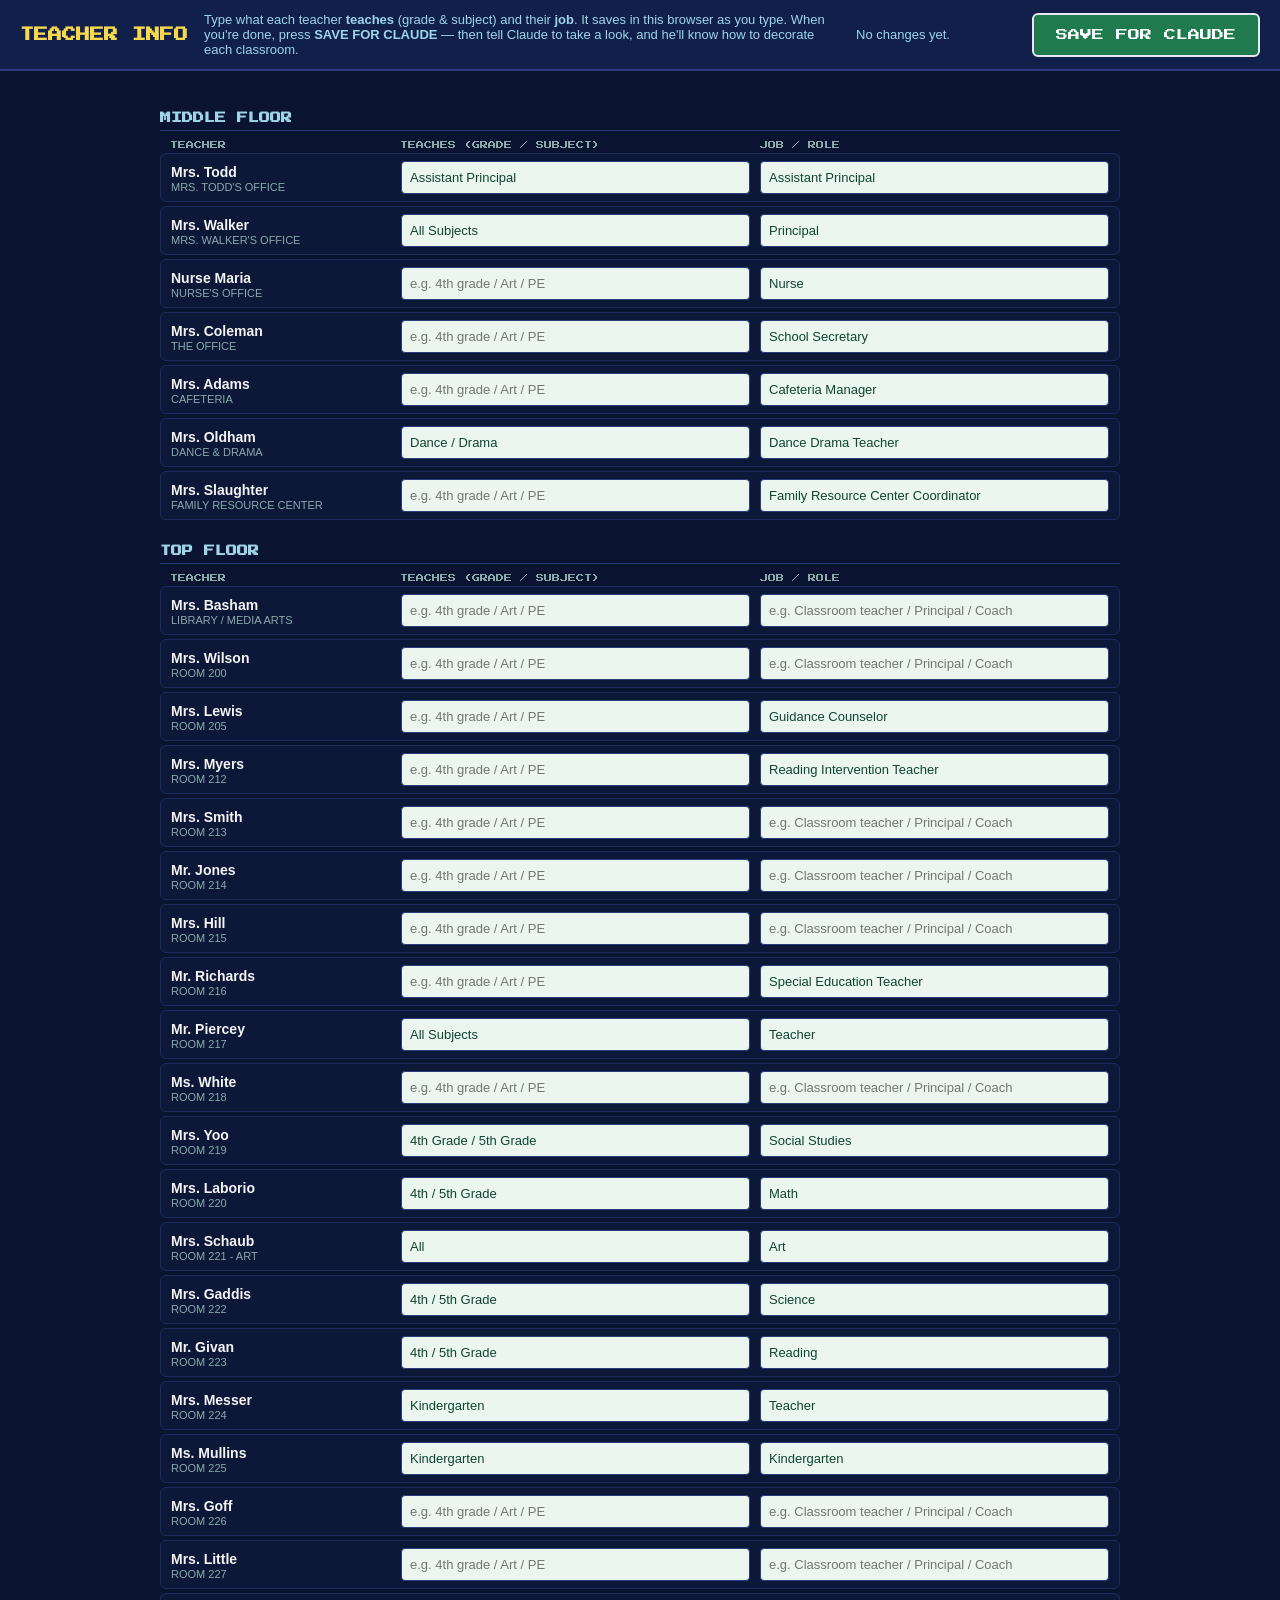
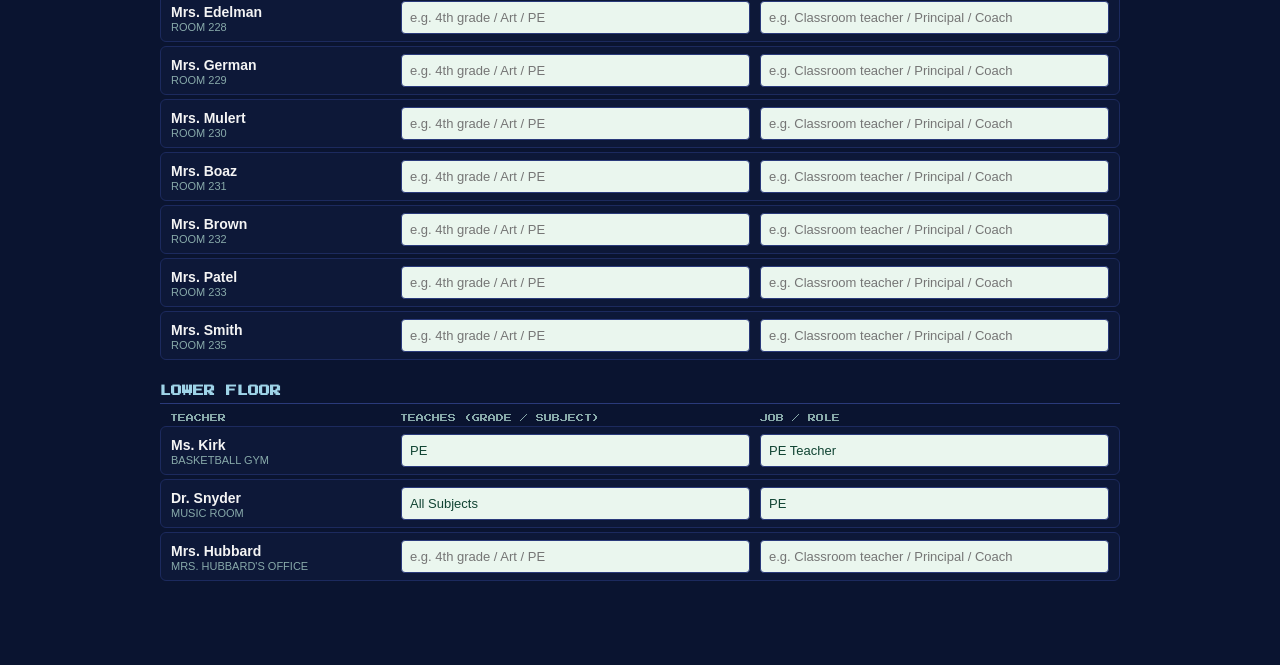
<file: teacherinfo.html>
<!DOCTYPE html>
<html lang="en">
<head>
<meta charset="UTF-8">
<meta name="viewport" content="width=device-width, initial-scale=1.0">
<title>Ashland Teacher Info</title>
<link rel="icon" href="data:image/svg+xml,<svg xmlns='http://www.w3.org/2000/svg' viewBox='0 0 100 100'><text y='.9em' font-size='90'>&#128221;</text></svg>">
<link rel="preconnect" href="https://fonts.googleapis.com">
<link rel="preconnect" href="https://fonts.gstatic.com" crossorigin>
<link href="https://fonts.googleapis.com/css2?family=Press+Start+2P&display=swap" rel="stylesheet">
<style>
  * { box-sizing: border-box; }
  body {
    margin: 0;
    background: #0a1430;
    color: #f4f4f4;
    font-family: -apple-system, "Segoe UI", Roboto, sans-serif;
  }
  header {
    position: sticky;
    top: 0;
    z-index: 10;
    background: #10204a;
    border-bottom: 2px solid #2a3a7a;
    padding: 12px 20px;
    display: flex;
    align-items: center;
    gap: 16px;
    flex-wrap: wrap;
  }
  header h1 {
    font-family: 'Press Start 2P', monospace;
    font-size: 14px;
    color: #f7d84d;
    margin: 0;
  }
  header .hint { color: #9fd4e8; font-size: 13px; flex: 1; min-width: 260px; }
  #savebtn {
    font-family: 'Press Start 2P', monospace;
    font-size: 12px;
    padding: 14px 22px;
    background: #1f7a4d;
    color: #fff;
    border: 2px solid #e8e8f4;
    border-radius: 6px;
    cursor: pointer;
  }
  #savebtn:hover { background: #2a9a63; }
  #status { font-size: 13px; color: #9fd4e8; min-width: 160px; }
  #status.ok { color: #6fe08a; }
  #status.warn { color: #ffb84d; }
  main { max-width: 1000px; margin: 0 auto; padding: 16px 20px 80px; }
  h2 {
    font-family: 'Press Start 2P', monospace;
    font-size: 11px;
    color: #9fd4e8;
    margin: 26px 0 10px;
    border-bottom: 1px solid #2a3a7a;
    padding-bottom: 6px;
  }
  .row {
    display: grid;
    grid-template-columns: 220px 1fr 1fr;
    gap: 10px;
    align-items: center;
    padding: 7px 10px;
    border-radius: 6px;
    margin-bottom: 4px;
    background: #0d1838;
    border: 1px solid #1c2a5e;
  }
  .row .who b { font-size: 14px; }
  .row .who small { display: block; color: #8aa; font-size: 11px; }
  .row input {
    width: 100%;
    padding: 8px;
    border-radius: 4px;
    border: 1px solid #2a3a7a;
    background: #eaf6ee;
    color: #143;
    font-size: 13px;
  }
  .row input:focus { outline: 2px solid #f7d84d; background: #fff; }
  .collabel {
    display: grid;
    grid-template-columns: 220px 1fr 1fr;
    gap: 10px;
    padding: 0 10px 4px;
    font-family: 'Press Start 2P', monospace;
    font-size: 8px;
    color: #8aa;
  }
</style>
</head>
<body>
<header>
  <h1>TEACHER INFO</h1>
  <span class="hint">Type what each teacher <b>teaches</b> (grade &amp; subject) and their <b>job</b>.
    It saves in this browser as you type. When you're done, press <b>SAVE FOR CLAUDE</b> —
    then tell Claude to take a look, and he'll know how to decorate each classroom.</span>
  <span id="status">No changes yet.</span>
  <button id="savebtn">SAVE FOR CLAUDE</button>
</header>
<main id="list"></main>

<script src="js/tiles.js"></script>
<script src="js/sprites.js"></script>
<script src="js/room-overrides.js"></script>
<script src="js/teacher-info.js"></script>
<script src="js/teachers.js"></script>
<script src="js/rooms.js"></script>
<script src="js/maps.js"></script>
<script>
(function () {
  var KEY = 'ashland-teacher-info';
  G.buildMaps(); // registers custom rooms too

  var working = {};
  Object.keys(G.TEACHER_INFO || {}).forEach(function (k) { working[k] = G.TEACHER_INFO[k]; });
  try {
    var local = JSON.parse(localStorage.getItem(KEY) || '{}');
    Object.keys(local).forEach(function (k) { if (local[k]) working[k] = local[k]; });
  } catch (e) {}

  var FLOOR_LABELS = { middle: 'MIDDLE FLOOR', top: 'TOP FLOOR', basement: 'LOWER FLOOR' };
  var unsaved = false;

  function setStatus(msg, cls) {
    var el = document.getElementById('status');
    el.textContent = msg;
    el.className = cls || '';
  }

  function save(id, field, value) {
    working[id] = working[id] || { teaches: '', job: '' };
    working[id][field] = value.trim();
    localStorage.setItem(KEY, JSON.stringify(working));
    unsaved = true;
    setStatus('Unsaved changes...', 'warn');
  }

  var list = document.getElementById('list');
  ['middle', 'top', 'basement'].forEach(function (floor) {
    var h = document.createElement('h2');
    h.textContent = FLOOR_LABELS[floor];
    list.appendChild(h);
    var lab = document.createElement('div');
    lab.className = 'collabel';
    lab.innerHTML = '<span>TEACHER</span><span>TEACHES (GRADE / SUBJECT)</span><span>JOB / ROLE</span>';
    list.appendChild(lab);

    Object.keys(G.ROOMS).forEach(function (id) {
      var room = G.ROOMS[id];
      if (room.floor !== floor) return;
      var t = G.TEACHERS[id];
      if (!t) return;
      var info = working[id] || {};
      var row = document.createElement('div');
      row.className = 'row';
      var who = document.createElement('div');
      who.className = 'who';
      who.innerHTML = '<b>' + t.name + '</b><small>' + room.name + '</small>';
      row.appendChild(who);
      ['teaches', 'job'].forEach(function (field) {
        var inp = document.createElement('input');
        inp.type = 'text';
        inp.placeholder = field === 'teaches' ? 'e.g. 4th grade / Art / PE' : 'e.g. Classroom teacher / Principal / Coach';
        inp.value = info[field] || '';
        inp.addEventListener('input', function () { save(id, field, inp.value); });
        row.appendChild(inp);
      });
      list.appendChild(row);
    });
  });

  document.getElementById('savebtn').addEventListener('click', function () {
    localStorage.setItem(KEY, JSON.stringify(working));
    fetch('/api/save-teacher-info', {
      method: 'POST',
      headers: { 'Content-Type': 'application/json' },
      body: JSON.stringify(working)
    }).then(function (r) {
      if (!r.ok) throw new Error('server said ' + r.status);
      unsaved = false;
      setStatus('Saved! Claude can read js/teacher-info.js ✓', 'ok');
    }).catch(function () {
      var content = '/* Auto-generated by teacherinfo.html - do not edit by hand. */\n' +
        'var G = window.G = window.G || {};\n' +
        'G.TEACHER_INFO = ' + JSON.stringify(working) + ';\n';
      var a = document.createElement('a');
      a.href = URL.createObjectURL(new Blob([content], { type: 'text/javascript' }));
      a.download = 'teacher-info.js';
      a.click();
      setStatus('Server not running - downloaded teacher-info.js. Move it into js/. (Run: python3 serve.py)', 'warn');
    });
  });
})();
</script>
</body>
</html>
</file>
<file: style.css>
html, body {
  margin: 0;
  padding: 0;
  background: #000;
  height: 100%;
  overflow: hidden;
  touch-action: none;
  -webkit-user-select: none;
  user-select: none;
  /* no grey flash when a finger touches the screen */
  -webkit-tap-highlight-color: transparent;
}
/* the canvas is tapped constantly to walk -- it must never flash or
   show a focus ring, and a long press must not pop the callout menu */
#game {
  -webkit-tap-highlight-color: transparent;
  -webkit-touch-callout: none;
  outline: none;
  /* iOS Safari ignores user-scalable=no, so two quick taps in one spot --
     exactly how you pick a student, or an option -- would be read as
     double-tap-to-zoom, and a stray pinch left students stranded at 1.4x.
     'none' shuts off both; input.js also snaps anyone who still lands
     zoomed (accessibility zoom, an edge-case pinch) back to 1x. */
  touch-action: none;
}

#game-wrap {
  position: fixed;
  inset: 0;
  display: flex;
  align-items: center;
  justify-content: center;
  /* no double-tap-to-zoom or pinch anywhere in the play area, including
     the black margins around the canvas */
  touch-action: none;
}

#game {
  image-rendering: pixelated;
  image-rendering: crisp-edges;
  background: #000;
  cursor: pointer; /* mouse students: click a teacher or object to walk over */
  /* sizing is handled by fit() in main.js (fills phones, snaps to crisp
     whole-number scales on big screens) */
}

/* two switches, stacked in the corner: the music (top) and the sound
   effects (below it) */
#mute-btn, #sfx-btn {
  position: fixed;
  left: 8px;
  z-index: 20;
  width: 40px;
  height: 40px;
  border: 2px solid #fff;
  border-radius: 6px;
  background: #14522f;
  color: #fff;
  font-size: 20px;
  cursor: pointer;
  opacity: 0.85;
}
#mute-btn { top: 8px; }
#sfx-btn { top: 54px; font-size: 15px; font-weight: bold; letter-spacing: 1px; }
#mute-btn.muted, #sfx-btn.muted { color: #667; text-decoration: line-through; }

/* the volume slider, which slides out beside whichever button was clicked */
#vol-pop {
  position: fixed;
  left: 54px;
  z-index: 21;
  display: flex;
  align-items: center;
  gap: 8px;
  height: 40px;
  padding: 0 12px;
  border: 2px solid #fff;
  border-radius: 6px;
  background: #14522f;
  opacity: 0.95;
}
#vol-pop[hidden] { display: none; }
#vol-label {
  font-family: "Press Start 2P", monospace;
  font-size: 8px;
  color: #f7d84d;
  letter-spacing: 1px;
  white-space: nowrap;
}
#vol-range {
  width: 110px;
  accent-color: #f7d84d;   /* the game's gold, on the browser's own slider */
  cursor: pointer;
}
/* phones already have a volume rocker -- no need to spend screen on ours */
body.touch #vol-pop { display: none; }

#touch-controls {
  display: none;
  position: fixed;
  inset: 0;
  z-index: 10;
  pointer-events: none;
}
body.touch #touch-controls { display: block; }

/* d-pad on the LEFT thumb (sideways phone grip), clear of notches */
#dpad {
  position: absolute;
  left: calc(12px + env(safe-area-inset-left, 0px));
  bottom: calc(12px + env(safe-area-inset-bottom, 0px));
  width: 216px;
  height: 216px;
  pointer-events: auto;   /* the PAD takes the touch, so a finger can slide
                             between directions without lifting off */
  touch-action: none;
}
.dbtn {
  position: absolute;
  width: 72px;
  height: 72px;
  border: 2px solid rgba(255,255,255,0.7);
  border-radius: 14px;
  background: rgba(20, 82, 47, 0.55);
  color: #fff;
  display: flex;
  align-items: center;
  justify-content: center;
  pointer-events: none;   /* ...so the buttons themselves are just artwork */
  touch-action: none;
}
/* one size for every arrow -- font glyphs rendered the four triangles at
   wildly different sizes on phones (emoji vs text presentation) */
.dbtn svg {
  width: 30px;
  height: 30px;
  fill: #fff;
}
#d-up    { left: 72px;  top: 0; }
#d-left  { left: 0;     top: 72px; }
#d-right { left: 144px; top: 72px; }
#d-down  { left: 72px;  top: 144px; }
/* whichever direction the finger is over, lit by the pad handler */
.dbtn.pressed { filter: brightness(1.6); }

/* TALK on the RIGHT thumb */
#a-btn {
  position: absolute;
  right: calc(18px + env(safe-area-inset-right, 0px));
  bottom: calc(52px + env(safe-area-inset-bottom, 0px));
  width: 92px;
  height: 92px;
  border: 3px solid rgba(255,255,255,0.8);
  border-radius: 50%;
  background: rgba(160, 30, 40, 0.6);
  color: #fff;
  font-family: 'Press Start 2P', monospace;
  font-size: 10px;
  line-height: 1.7;
  pointer-events: auto;
  touch-action: none;
}
.dbtn:active, #a-btn:active { filter: brightness(1.6); }
/* the buttons give their own press feedback -- suppress the browser's
   grey tap box on top of it, and the focus ring a tap leaves behind */
.dbtn, #a-btn, #mute-btn, #sfx-btn {
  -webkit-tap-highlight-color: transparent;
  -webkit-touch-callout: none;
  outline: none;
}
.dbtn:focus, #a-btn:focus, #mute-btn:focus, #sfx-btn:focus { outline: none; }

/* Held upright, the game gets its own proper layout (stats stacked above
   and below by drawStackedHud), so there is nothing to apologise for and
   no reason to ask anyone to turn their phone. */
#rotate-hint { display: none; }

/* Upright: game on top, thumbs underneath -- laid out as a normal column
   so the controls sit BELOW the canvas by construction. (They used to be
   positioned from the viewport height, which slides around as a phone's
   URL bar hides and shows, making everything jump and overlap.) */
body.portrait #game-wrap {
  display: flex;
  flex-direction: column;
  align-items: center;
  justify-content: flex-start;
  padding-top: env(safe-area-inset-top, 0px);
}
body.portrait #game {
  display: block;
  flex: 0 0 auto;
}
body.portrait #touch-controls {
  position: static;
  flex: 1 1 auto;
  width: 100%;
  min-height: 0;
  display: flex;
  align-items: center;
  justify-content: center;
  gap: 24px;
  padding-bottom: env(safe-area-inset-bottom, 0px);
}
body.portrait #dpad {
  position: relative;
  left: auto;
  bottom: auto;
  transform: none;
  flex: 0 0 auto;
}
body.portrait #a-btn {
  position: relative;
  left: auto;
  right: auto;
  bottom: auto;
  transform: none;
  flex: 0 0 auto;
}
/* phones already have a volume rocker -- no need to spend screen on ours */
body.touch #mute-btn, body.touch #sfx-btn { display: none; }
</file>
